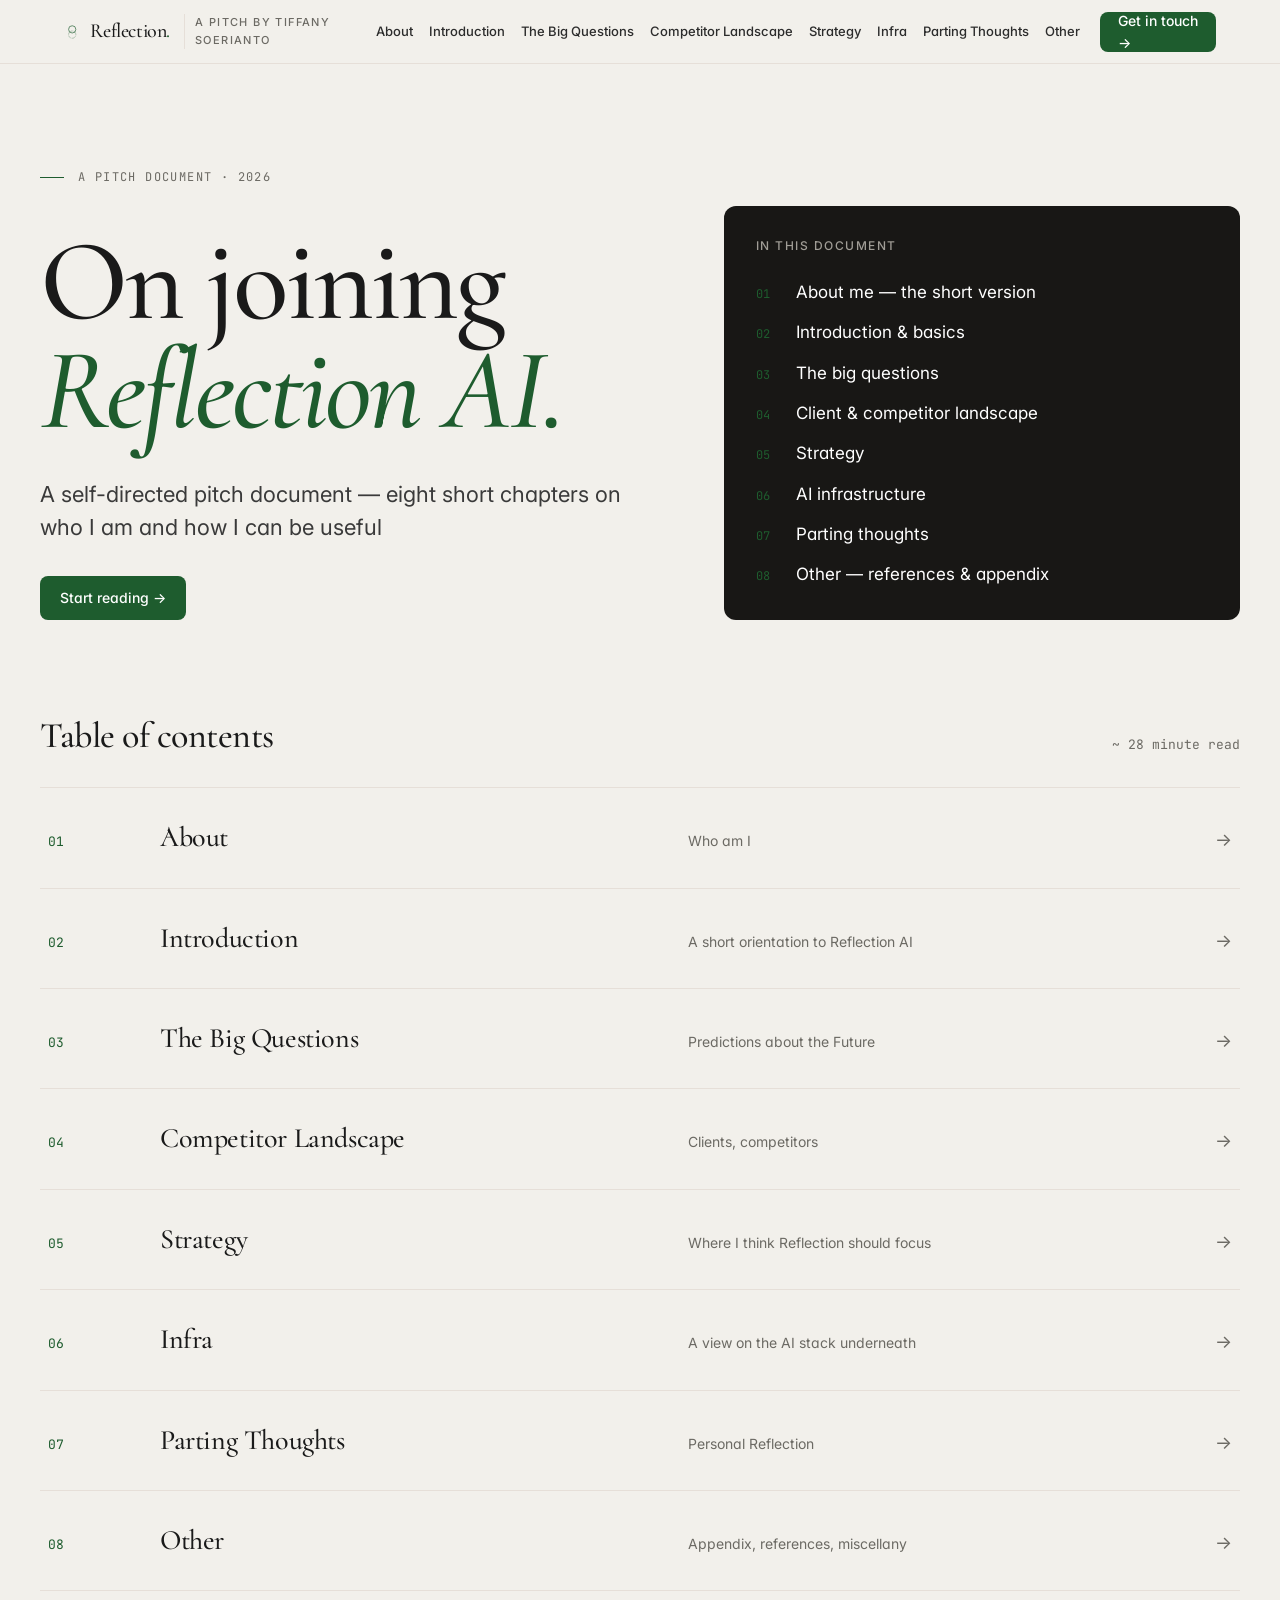
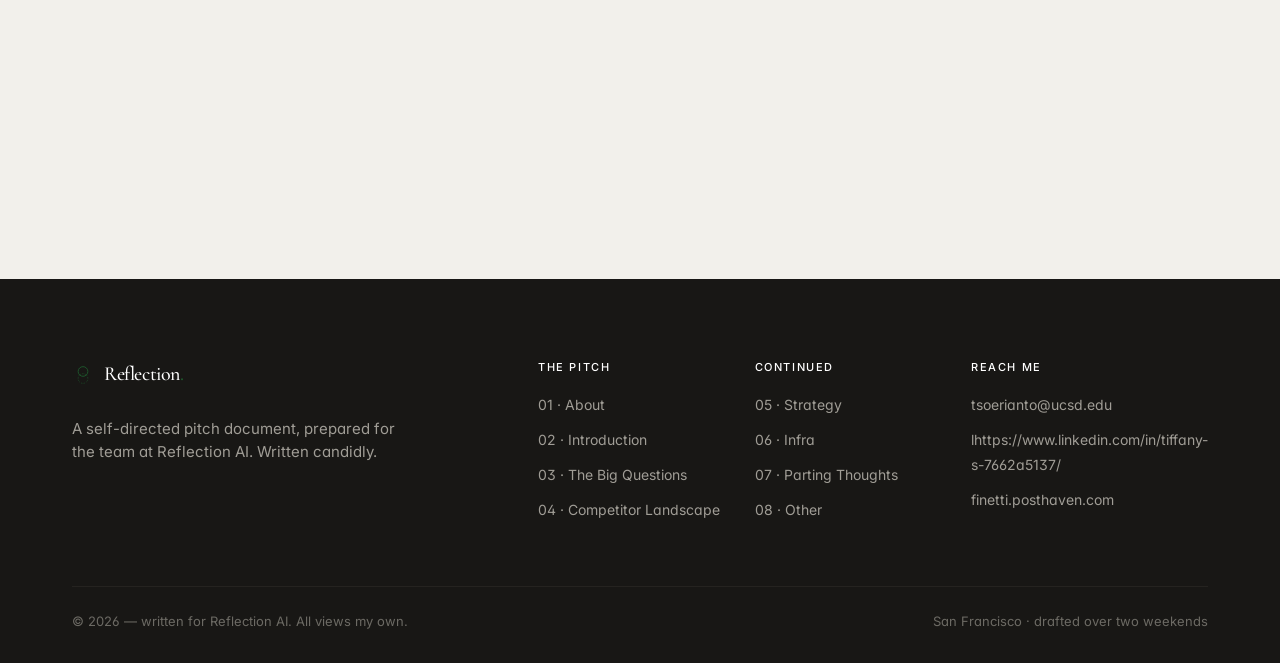
<file: index.html>
<!doctype html>
<html lang="en">
<head>
<meta charset="utf-8">
<title>Reflection AI — A pitch</title>
<meta name="viewport" content="width=device-width, initial-scale=1">
<link rel="stylesheet" href="styles/tokens.css">
<link rel="stylesheet" href="styles/site.css">
</head>
<body data-page="" data-screen-label="00 Cover">
<div id="site-nav"></div>

<main>
  <section class="wrap" style="padding: 96px 0 48px;">
    <div style="display:grid; grid-template-columns: 1.2fr 1fr; gap: 64px; align-items: end;">
      <div>
        <div style="display:inline-flex; align-items:center; gap:14px; font-family: var(--font-mono); font-size:12px; letter-spacing:1.4px; text-transform:uppercase; color: var(--color-muted); margin-bottom: 40px;">
          <span style="display:inline-block; width:24px; height:1px; background: var(--color-primary);"></span>
          A pitch document · 2026
        </div>
        <h1 style="font-size: clamp(56px, 9vw, 128px); line-height: 0.95; letter-spacing: -3px; margin: 0 0 32px;">
          On joining<br>
          <em style="font-style: italic; color: var(--color-primary);">Reflection AI.</em>
        </h1>
        <p style="font-size: 22px; line-height: 1.5; color: var(--color-body); max-width: 56ch; margin: 0 0 32px;">A self-directed pitch document — eight short chapters on who I am and how I can be useful </p>
        <div style="display:flex; gap: 12px;">
          <a class="btn btn-primary" href="about.html">Start reading →</a>
        </div>
      </div>
      <div>
        <div class="card-dark" style="padding: 32px;">
          <div class="caption-uppercase" style="color: var(--color-on-dark-soft); margin-bottom: 24px;">In this document</div>
          <div style="display:flex; flex-direction:column; gap:14px;">
            <div style="display:flex; gap:16px; align-items:baseline;"><span style="font-family: var(--font-mono); font-size:12px; color: var(--color-primary); width: 24px;">01</span><span style="color:#fff; font-size:17px;">About me — the short version</span></div>
            <div style="display:flex; gap:16px; align-items:baseline;"><span style="font-family: var(--font-mono); font-size:12px; color: var(--color-primary); width: 24px;">02</span><span style="color:#fff; font-size:17px;">Introduction & basics</span></div>
            <div style="display:flex; gap:16px; align-items:baseline;"><span style="font-family: var(--font-mono); font-size:12px; color: var(--color-primary); width: 24px;">03</span><span style="color:#fff; font-size:17px;">The big questions</span></div>
            <div style="display:flex; gap:16px; align-items:baseline;"><span style="font-family: var(--font-mono); font-size:12px; color: var(--color-primary); width: 24px;">04</span><span style="color:#fff; font-size:17px;">Client & competitor landscape</span></div>
            <div style="display:flex; gap:16px; align-items:baseline;"><span style="font-family: var(--font-mono); font-size:12px; color: var(--color-primary); width: 24px;">05</span><span style="color:#fff; font-size:17px;">Strategy</span></div>
            <div style="display:flex; gap:16px; align-items:baseline;"><span style="font-family: var(--font-mono); font-size:12px; color: var(--color-primary); width: 24px;">06</span><span style="color:#fff; font-size:17px;">AI infrastructure</span></div>
            <div style="display:flex; gap:16px; align-items:baseline;"><span style="font-family: var(--font-mono); font-size:12px; color: var(--color-primary); width: 24px;">07</span><span style="color:#fff; font-size:17px;">Parting thoughts</span></div>
            <div style="display:flex; gap:16px; align-items:baseline;"><span style="font-family: var(--font-mono); font-size:12px; color: var(--color-primary); width: 24px;">08</span><span style="color:#fff; font-size:17px;">Other — references & appendix</span></div>
          </div>
        </div>
      </div>
    </div>
  </section>

  <section class="wrap" style="padding: 48px 0 96px;">
    <div style="display:flex; align-items:flex-end; justify-content:space-between; gap: 32px; margin-bottom: 32px;">
      <h2 style="font-size: 36px; letter-spacing: -0.5px; margin: 0;">Table of contents</h2>
      <span class="text-muted" style="font-family: var(--font-mono); font-size: 13px;">~ 28 minute read</span>
    </div>
    <div class="toc" id="toc-here"></div>
  </section>

  <section class="wrap" style="padding-bottom: 96px;">
  </section>
</main>

<div id="site-footer"></div>

<script src="scripts/chrome.js"></script>
<script src="scripts/tweaks.js"></script>
<script>
  // Render TOC inline (since chrome.js exposes the page list)
  document.addEventListener('DOMContentLoaded', () => {
    const host = document.getElementById('toc-here');
    if (!host || !window.REFLECTION_PAGES) return;
    host.innerHTML = window.REFLECTION_PAGES.map(p => `
      <a href="${p.href}">
        <span class="toc-num">${p.num}</span>
        <span class="toc-title">${p.label}</span>
        <span class="toc-sub">${p.sub}</span>
        <span class="toc-arrow">→</span>
      </a>
    `).join('');
  });
</script>
</body>
</html>
</file>
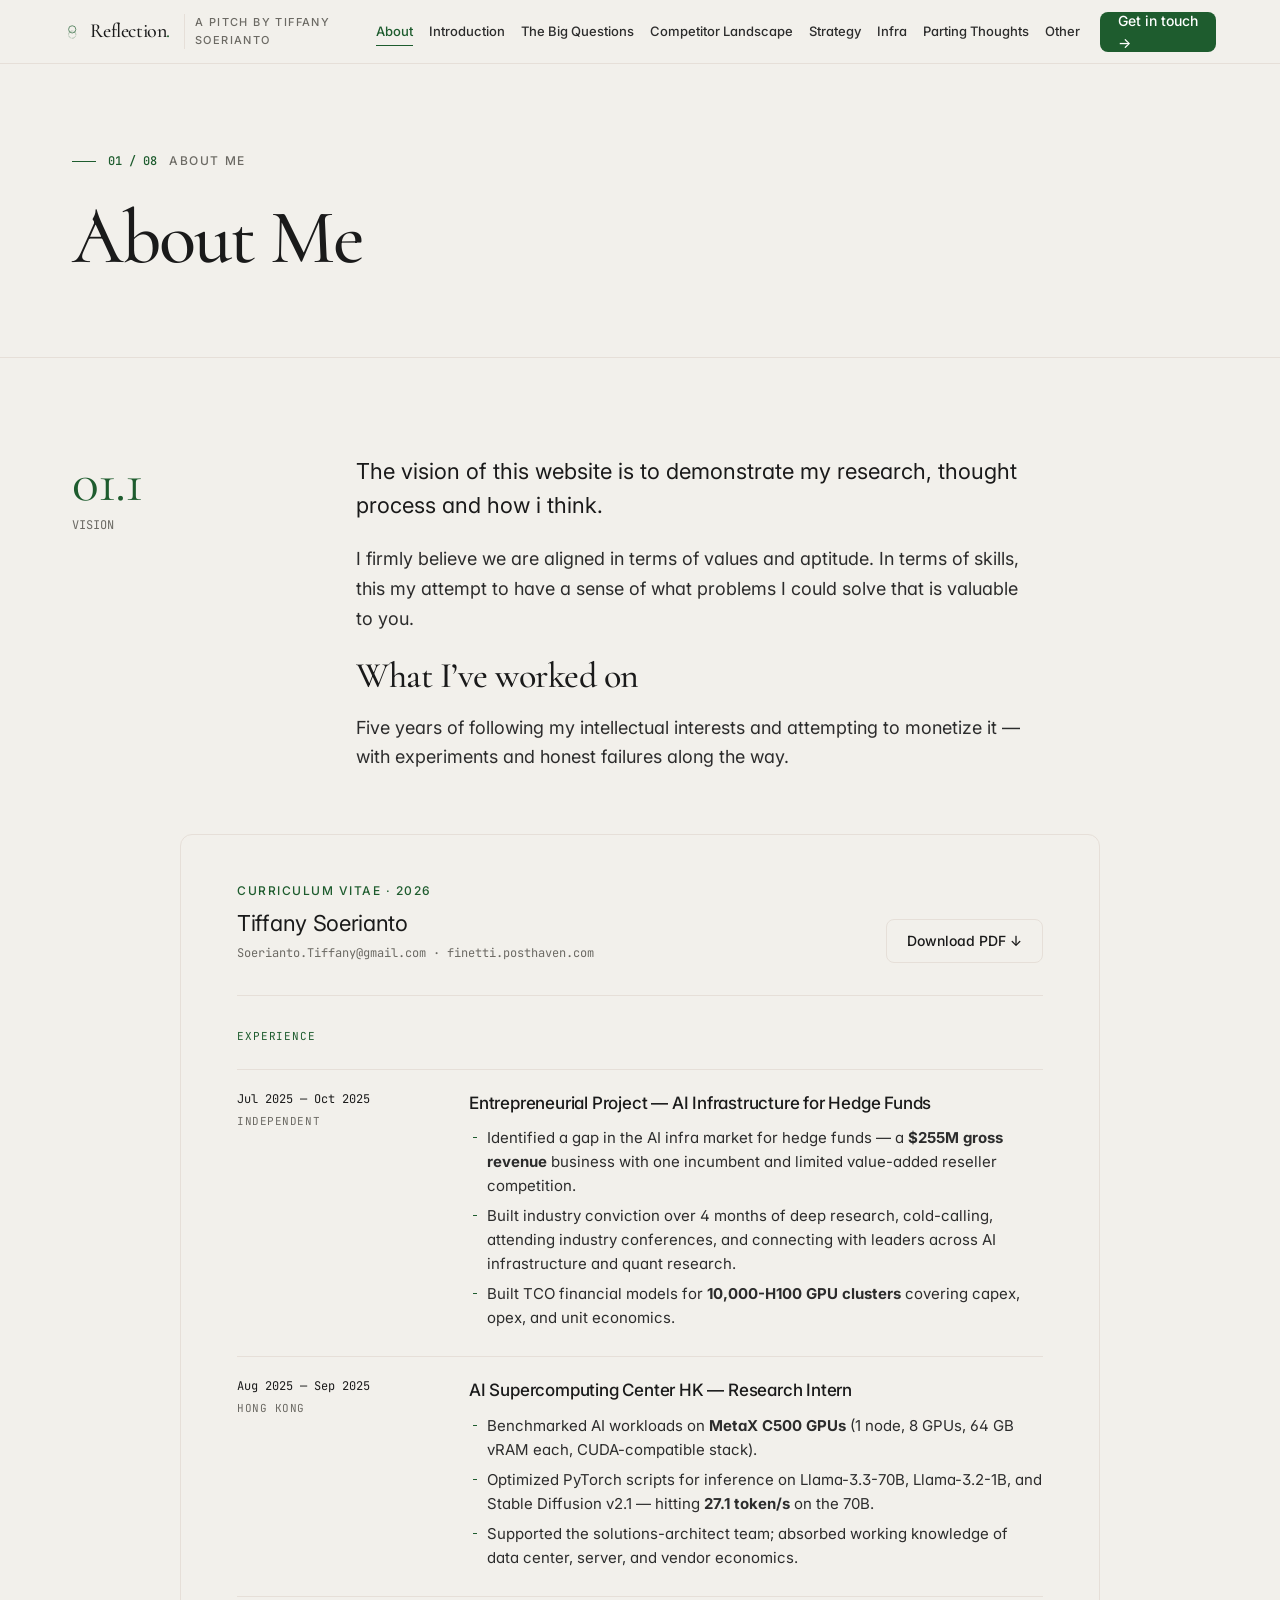
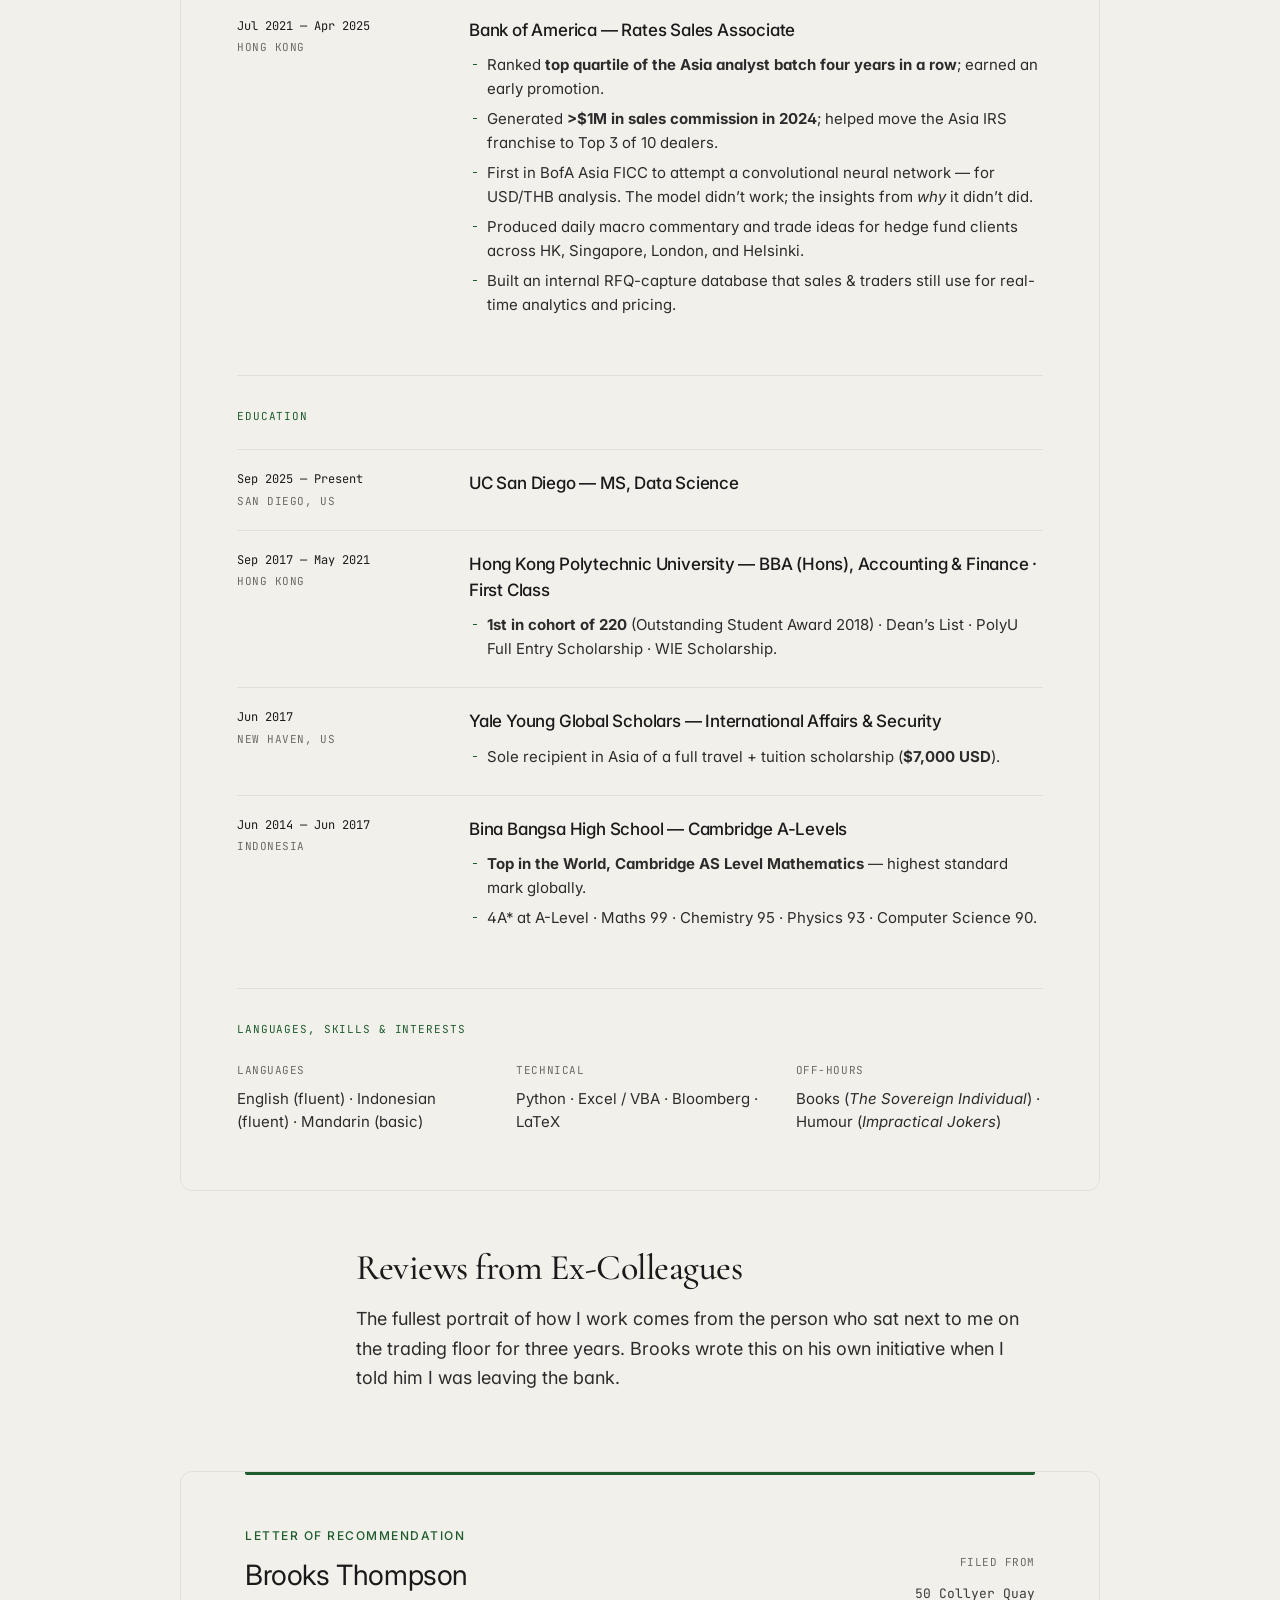
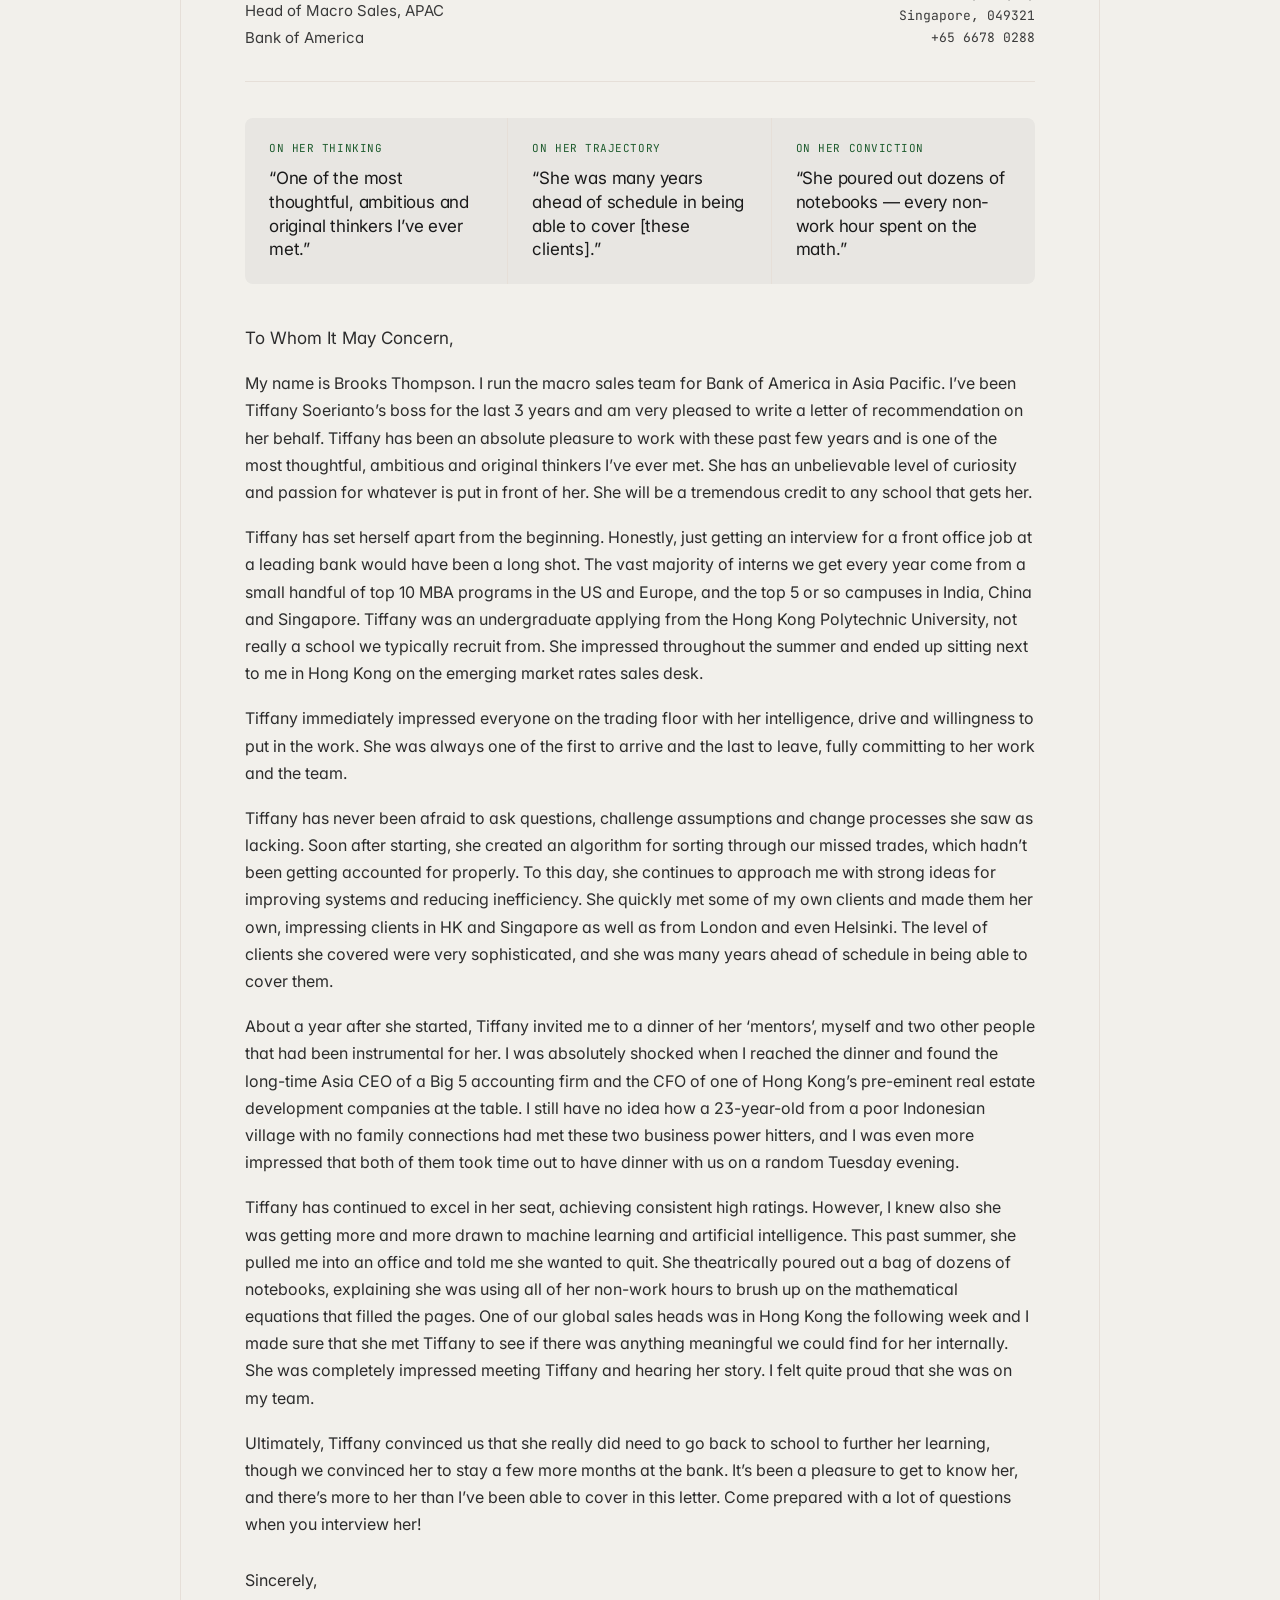
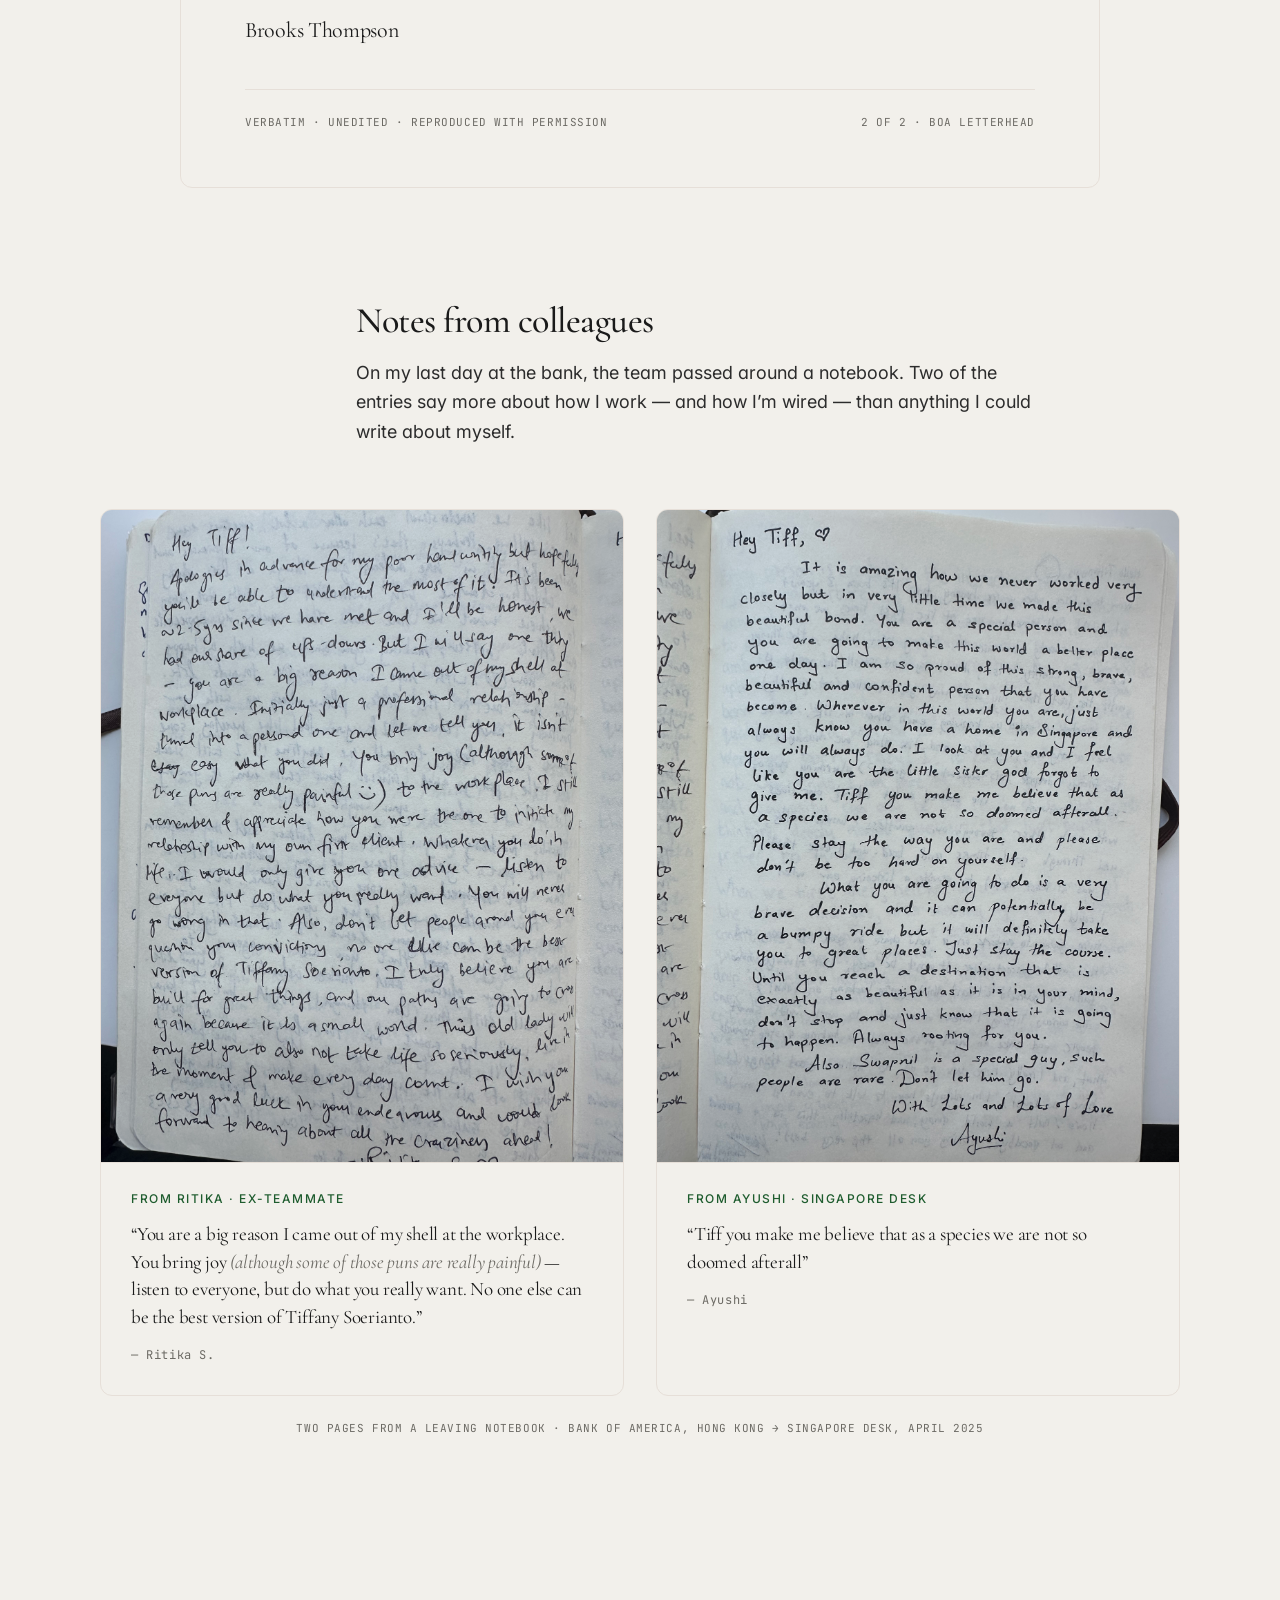
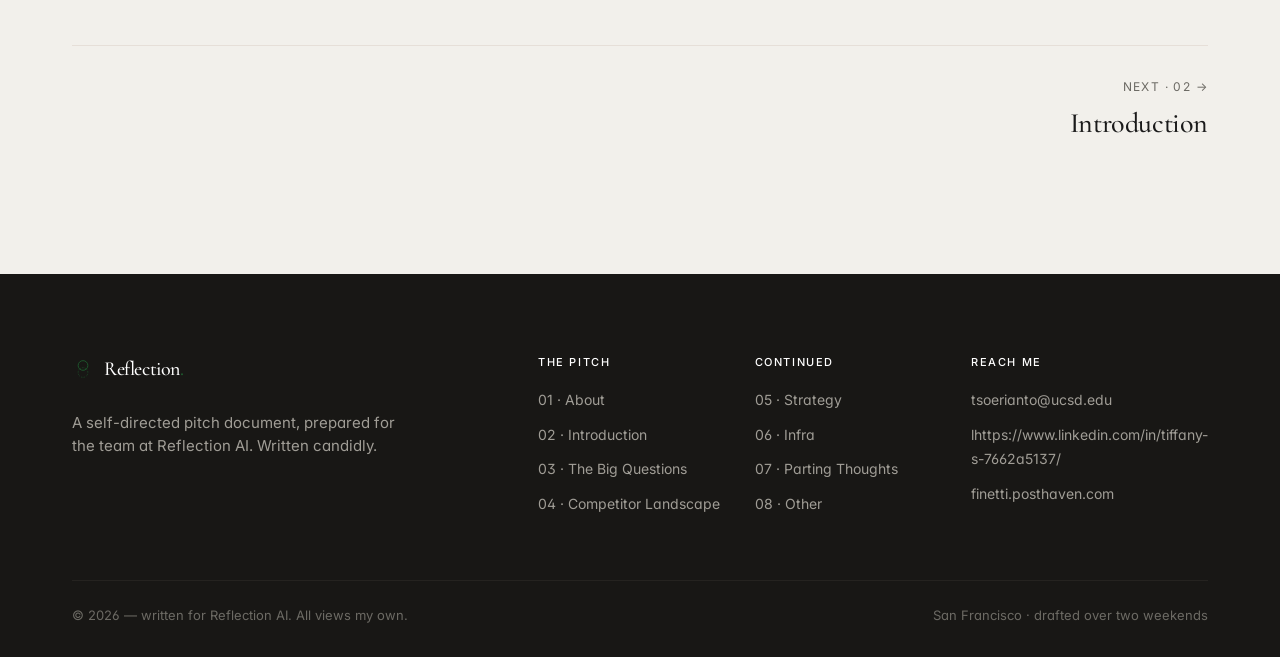
<file: about.html>
<!doctype html>
<html lang="en">
<head>
<meta charset="utf-8">
<title>01 · About — Reflection AI pitch</title>
<meta name="viewport" content="width=device-width, initial-scale=1">
<link rel="stylesheet" href="styles/tokens.css">
<link rel="stylesheet" href="styles/site.css">
</head>
<body data-page="about" data-screen-label="01 About">
<div id="site-nav"></div>

<main>
  <header class="page-header">
    <div class="wrap">
      <div class="kicker"><span class="page-num">01 / 08</span> About me</div>
      <h1>About Me</h1>
    </div>
  </header>

  <section class="section">
    <div class="wrap">
      <div class="two-col">
        <aside class="col-kicker"><span class="num">01.1</span>Vision</aside>
        <div class="prose">
          <p class="lede-p">The vision of this website is to demonstrate my research, thought process and how i think.</p>
          <p>I firmly believe we are aligned in terms of values and aptitude. In terms of skills, this my attempt to have a sense of what problems I could solve that is valuable to you.</p>

          <h2 style="margin-top: 0;">What I’ve worked on</h2>
          <p>Five years of following my intellectual interests and attempting to monetize it — with experiments and honest failures along the way.</p>
        </div>
      </div>

      <div class="cv" style="margin: 40px auto 0; max-width: 920px;">
        <div class="cv-card">
          <div class="cv-card-head">
            <div>
              <div class="caption-uppercase" style="color: var(--color-primary); margin-bottom: 10px;">Curriculum vitae · 2026</div>
              <div style="font-size: 22px; line-height: 1.2; letter-spacing: -0.3px; color: var(--color-ink);">Tiffany Soerianto</div>
              <div class="text-mono" style="font-size: 12px; color: var(--color-muted); margin-top: 8px;">Soerianto.Tiffany@gmail.com · finetti.posthaven.com</div>
            </div>
            <a href="files/Tiffany_Soerianto_CV_2026.pdf" class="btn btn-secondary" style="white-space: nowrap;">Download PDF ↓</a>
          </div>

          <div class="cv-section">
            <div class="cv-section-label">Experience</div>

            <div class="cv-row">
              <div class="cv-when">
                <div class="text-mono cv-dates">Jul 2025 — Oct 2025</div>
                <div class="text-mono cv-place">Independent</div>
              </div>
              <div class="cv-what">
                <div class="cv-role">Entrepreneurial Project — AI Infrastructure for Hedge Funds</div>
                <ul class="cv-bullets">
                  <li>Identified a gap in the AI infra market for hedge funds — a <strong>$255M gross revenue</strong> business with one incumbent and limited value-added reseller competition.</li>
                  <li>Built industry conviction over 4 months of deep research, cold-calling, attending industry conferences, and connecting with leaders across AI infrastructure and quant research.</li>
                  <li>Built TCO financial models for <strong>10,000-H100 GPU clusters</strong> covering capex, opex, and unit economics.</li>
                </ul>
              </div>
            </div>

            <div class="cv-row">
              <div class="cv-when">
                <div class="text-mono cv-dates">Aug 2025 — Sep 2025</div>
                <div class="text-mono cv-place">Hong Kong</div>
              </div>
              <div class="cv-what">
                <div class="cv-role">AI Supercomputing Center HK — Research Intern</div>
                <ul class="cv-bullets">
                  <li>Benchmarked AI workloads on <strong>MetaX C500 GPUs</strong> (1 node, 8 GPUs, 64 GB vRAM each, CUDA-compatible stack).</li>
                  <li>Optimized PyTorch scripts for inference on Llama-3.3-70B, Llama-3.2-1B, and Stable Diffusion v2.1 — hitting <strong>27.1 token/s</strong> on the 70B.</li>
                  <li>Supported the solutions-architect team; absorbed working knowledge of data center, server, and vendor economics.</li>
                </ul>
              </div>
            </div>

            <div class="cv-row">
              <div class="cv-when">
                <div class="text-mono cv-dates">Jul 2021 — Apr 2025</div>
                <div class="text-mono cv-place">Hong Kong</div>
              </div>
              <div class="cv-what">
                <div class="cv-role">Bank of America — Rates Sales Associate</div>
                <ul class="cv-bullets">
                  <li>Ranked <strong>top quartile of the Asia analyst batch four years in a row</strong>; earned an early promotion.</li>
                  <li>Generated <strong>&gt;$1M in sales commission in 2024</strong>; helped move the Asia IRS franchise to Top&nbsp;3 of 10 dealers.</li>
                  <li>First in BofA Asia FICC to attempt a convolutional neural network — for USD/THB analysis. The model didn’t work; the insights from <em>why</em> it didn’t did.</li>
                  <li>Produced daily macro commentary and trade ideas for hedge fund clients across HK, Singapore, London, and Helsinki.</li>
                  <li>Built an internal RFQ-capture database that sales &amp; traders still use for real-time analytics and pricing.</li>
                </ul>
              </div>
            </div>
          </div>

          <div class="cv-section">
            <div class="cv-section-label">Education</div>

            <div class="cv-row">
              <div class="cv-when">
                <div class="text-mono cv-dates">Sep 2025 — Present</div>
                <div class="text-mono cv-place">San Diego, US</div>
              </div>
              <div class="cv-what">
                <div class="cv-role">UC San Diego — MS, Data Science</div>
              </div>
            </div>

            <div class="cv-row">
              <div class="cv-when">
                <div class="text-mono cv-dates">Sep 2017 — May 2021</div>
                <div class="text-mono cv-place">Hong Kong</div>
              </div>
              <div class="cv-what">
                <div class="cv-role">Hong Kong Polytechnic University — BBA (Hons), Accounting &amp; Finance · First Class</div>
                <ul class="cv-bullets">
                  <li><strong>1st in cohort of 220</strong> (Outstanding Student Award 2018) · Dean’s List · PolyU Full Entry Scholarship · WIE Scholarship.</li>
                </ul>
              </div>
            </div>

            <div class="cv-row">
              <div class="cv-when">
                <div class="text-mono cv-dates">Jun 2017</div>
                <div class="text-mono cv-place">New Haven, US</div>
              </div>
              <div class="cv-what">
                <div class="cv-role">Yale Young Global Scholars — International Affairs &amp; Security</div>
                <ul class="cv-bullets">
                  <li>Sole recipient in Asia of a full travel + tuition scholarship (<strong>$7,000 USD</strong>).</li>
                </ul>
              </div>
            </div>

            <div class="cv-row">
              <div class="cv-when">
                <div class="text-mono cv-dates">Jun 2014 — Jun 2017</div>
                <div class="text-mono cv-place">Indonesia</div>
              </div>
              <div class="cv-what">
                <div class="cv-role">Bina Bangsa High School — Cambridge A-Levels</div>
                <ul class="cv-bullets">
                  <li><strong>Top in the World, Cambridge AS Level Mathematics</strong> — highest standard mark globally.</li>
                  <li>4A* at A-Level · Maths 99 · Chemistry 95 · Physics 93 · Computer Science 90.</li>
                </ul>
              </div>
            </div>
          </div>

          <div class="cv-section">
            <div class="cv-section-label">Languages, skills &amp; interests</div>
            <div class="cv-meta">
              <div>
                <div class="cv-meta-label">Languages</div>
                <p>English (fluent) · Indonesian (fluent) · Mandarin (basic)</p>
              </div>
              <div>
                <div class="cv-meta-label">Technical</div>
                <p>Python · Excel / VBA · Bloomberg · LaTeX</p>
              </div>
              <div>
                <div class="cv-meta-label">Off-hours</div>
                <p>Books (<em>The Sovereign Individual</em>) · Humour (<em>Impractical Jokers</em>)</p>
              </div>
            </div>
          </div>
        </div>
      </div>

      <style>
        .cv-card {
          background: var(--color-canvas);
          border: 1px solid var(--color-hairline);
          border-radius: 12px;
          padding: 48px 56px;
        }
        .cv-card-head {
          display: flex;
          justify-content: space-between;
          align-items: flex-end;
          gap: 24px;
          padding-bottom: 32px;
          border-bottom: 1px solid var(--color-hairline);
          flex-wrap: wrap;
        }
        .cv-section { padding: 32px 0; border-bottom: 1px solid var(--color-hairline); }
        .cv-section:last-child { border-bottom: none; padding-bottom: 8px; }
        .cv-section-label {
          font-family: var(--font-mono);
          font-size: 11px;
          letter-spacing: 0.08em;
          text-transform: uppercase;
          color: var(--color-primary);
          margin-bottom: 24px;
        }
        .cv-row {
          display: grid;
          grid-template-columns: 200px 1fr;
          gap: 32px;
          padding: 20px 0;
          border-top: 1px solid var(--color-hairline);
        }
        .cv-row:first-of-type { border-top: none; padding-top: 0; }
        .cv-dates {
          font-size: 12px;
          color: var(--color-ink);
          letter-spacing: 0;
        }
        .cv-place {
          font-size: 11px;
          color: var(--color-muted);
          letter-spacing: 0.05em;
          text-transform: uppercase;
          margin-top: 4px;
        }
        .cv-role {
          font-size: 17px;
          letter-spacing: -0.2px;
          color: var(--color-ink);
          margin-bottom: 10px;
          font-weight: 500;
        }
        .cv-bullets {
          padding-left: 18px;
          margin: 0;
          list-style: none;
        }
        .cv-bullets li {
          position: relative;
          font-size: 15px;
          line-height: 1.6;
          color: var(--color-body-strong);
          margin-bottom: 6px;
        }
        .cv-bullets li::before {
          content: "";
          position: absolute;
          left: -14px; top: 11px;
          width: 4px; height: 1px;
          background: var(--color-primary);
        }
        .cv-meta {
          display: grid;
          grid-template-columns: repeat(3, 1fr);
          gap: 32px;
        }
        .cv-meta-label {
          font-family: var(--font-mono);
          font-size: 11px;
          letter-spacing: 0.05em;
          text-transform: uppercase;
          color: var(--color-muted);
          margin-bottom: 8px;
        }
        .cv-meta p { font-size: 15px; line-height: 1.55; color: var(--color-body-strong); margin: 0; }
        @media (max-width: 720px) {
          .cv-card { padding: 32px 24px; }
          .cv-row { grid-template-columns: 1fr; gap: 12px; }
          .cv-meta { grid-template-columns: 1fr; gap: 20px; }
        }
      </style>

      <div class="two-col" style="margin-top: 56px;">
        <aside class="col-kicker"></aside>
        <div class="prose">
          <h2 style="margin-top: 0;">Reviews from Ex-Colleagues</h2>
          <p>The fullest portrait of how I work comes from the person who sat next to me on the trading floor for three years. Brooks wrote this on his own initiative when I told him I was leaving the bank.</p>
        </div>
      </div>

      <div class="letter" style="margin: 56px auto 0; max-width: 920px;">
        <div class="letter-card">
          <div class="letter-head">
            <div class="letter-head-left">
              <div class="caption-uppercase" style="color: var(--color-primary); margin-bottom: 14px;">Letter of recommendation</div>
              <div style="font-size: 28px; line-height: 1.2; letter-spacing: -0.4px; margin: 0 0 6px; color: var(--color-ink);">Brooks Thompson</div>
              <div style="font-size: 15px; color: var(--color-body); margin-bottom: 4px;">Head of Macro Sales, APAC</div>
              <div style="font-size: 15px; color: var(--color-body);">Bank of America</div>
            </div>
            <div class="letter-head-right">
              <div class="text-mono" style="font-size: 11px; letter-spacing: 0.05em; text-transform: uppercase; color: var(--color-muted); margin-bottom: 12px;">Filed from</div>
              <div class="text-mono" style="font-size: 13px; line-height: 1.7; color: var(--color-body);">50 Collyer Quay<br>Singapore, 049321<br>+65 6678 0288</div>
            </div>
          </div>

          <div class="letter-pulls">
            <div class="letter-pull">
              <div class="text-mono" style="font-size: 11px; letter-spacing: 0.05em; text-transform: uppercase; color: var(--color-primary); margin-bottom: 10px;">On her thinking</div>
              <p style="margin: 0; font-size: 17px; line-height: 1.4; letter-spacing: -0.2px; color: var(--color-ink);">“One of the most thoughtful, ambitious and original thinkers I’ve ever met.”</p>
            </div>
            <div class="letter-pull">
              <div class="text-mono" style="font-size: 11px; letter-spacing: 0.05em; text-transform: uppercase; color: var(--color-primary); margin-bottom: 10px;">On her trajectory</div>
              <p style="margin: 0; font-size: 17px; line-height: 1.4; letter-spacing: -0.2px; color: var(--color-ink);">“She was many years ahead of schedule in being able to cover [these clients].”</p>
            </div>
            <div class="letter-pull">
              <div class="text-mono" style="font-size: 11px; letter-spacing: 0.05em; text-transform: uppercase; color: var(--color-primary); margin-bottom: 10px;">On her conviction</div>
              <p style="margin: 0; font-size: 17px; line-height: 1.4; letter-spacing: -0.2px; color: var(--color-ink);">“She poured out dozens of notebooks — every non-work hour spent on the math.”</p>
            </div>
          </div>

          <div class="letter-body">
            <p style="font-size: 17px; line-height: 1.65; color: var(--color-body-strong); margin: 0 0 18px;">To Whom It May Concern,</p>
            <p>My name is Brooks Thompson. I run the macro sales team for Bank of America in Asia Pacific. I’ve been Tiffany Soerianto’s boss for the last 3 years and am very pleased to write a letter of recommendation on her behalf. Tiffany has been an absolute pleasure to work with these past few years and is one of the most thoughtful, ambitious and original thinkers I’ve ever met. She has an unbelievable level of curiosity and passion for whatever is put in front of her. She will be a tremendous credit to any school that gets her.</p>
            <p>Tiffany has set herself apart from the beginning. Honestly, just getting an interview for a front office job at a leading bank would have been a long shot. The vast majority of interns we get every year come from a small handful of top 10 MBA programs in the US and Europe, and the top 5 or so campuses in India, China and Singapore. Tiffany was an undergraduate applying from the Hong Kong Polytechnic University, not really a school we typically recruit from. She impressed throughout the summer and ended up sitting next to me in Hong Kong on the emerging market rates sales desk.</p>
            <p>Tiffany immediately impressed everyone on the trading floor with her intelligence, drive and willingness to put in the work. She was always one of the first to arrive and the last to leave, fully committing to her work and the team.</p>
            <p>Tiffany has never been afraid to ask questions, challenge assumptions and change processes she saw as lacking. Soon after starting, she created an algorithm for sorting through our missed trades, which hadn’t been getting accounted for properly. To this day, she continues to approach me with strong ideas for improving systems and reducing inefficiency. She quickly met some of my own clients and made them her own, impressing clients in HK and Singapore as well as from London and even Helsinki. The level of clients she covered were very sophisticated, and she was many years ahead of schedule in being able to cover them.</p>
            <p>About a year after she started, Tiffany invited me to a dinner of her ‘mentors’, myself and two other people that had been instrumental for her. I was absolutely shocked when I reached the dinner and found the long-time Asia CEO of a Big 5 accounting firm and the CFO of one of Hong Kong’s pre-eminent real estate development companies at the table. I still have no idea how a 23-year-old from a poor Indonesian village with no family connections had met these two business power hitters, and I was even more impressed that both of them took time out to have dinner with us on a random Tuesday evening.</p>
            <p>Tiffany has continued to excel in her seat, achieving consistent high ratings. However, I knew also she was getting more and more drawn to machine learning and artificial intelligence. This past summer, she pulled me into an office and told me she wanted to quit. She theatrically poured out a bag of dozens of notebooks, explaining she was using all of her non-work hours to brush up on the mathematical equations that filled the pages. One of our global sales heads was in Hong Kong the following week and I made sure that she met Tiffany to see if there was anything meaningful we could find for her internally. She was completely impressed meeting Tiffany and hearing her story. I felt quite proud that she was on my team.</p>
            <p>Ultimately, Tiffany convinced us that she really did need to go back to school to further her learning, though we convinced her to stay a few more months at the bank. It’s been a pleasure to get to know her, and there’s more to her than I’ve been able to cover in this letter. Come prepared with a lot of questions when you interview her!</p>
            <p style="margin-top: 28px;">Sincerely,</p>
            <p style="font-family: var(--font-display, var(--font-body)); font-size: 22px; letter-spacing: -0.3px; color: var(--color-ink); margin: 6px 0 0;">Brooks Thompson</p>
          </div>

          <div class="letter-foot">
            <div class="text-mono" style="font-size: 11px; letter-spacing: 0.05em; text-transform: uppercase; color: var(--color-muted);">Verbatim · unedited · reproduced with permission</div>
            <div class="text-mono" style="font-size: 11px; letter-spacing: 0.05em; text-transform: uppercase; color: var(--color-muted);">2 of 2 · BoA letterhead</div>
          </div>
        </div>
      </div>

      <style>
        .letter-card {
          background: var(--color-canvas);
          border: 1px solid var(--color-hairline);
          border-radius: 12px;
          padding: 56px 64px;
          position: relative;
        }
        .letter-card::before {
          content: "";
          position: absolute;
          left: 64px; right: 64px; top: 0;
          height: 3px;
          background: var(--color-primary);
          border-radius: 0 0 2px 2px;
        }
        .letter-head {
          display: grid;
          grid-template-columns: 1.4fr 1fr;
          gap: 40px;
          padding-bottom: 32px;
          border-bottom: 1px solid var(--color-hairline);
          align-items: end;
        }
        .letter-head-right { text-align: right; }
        .letter-pulls {
          display: grid;
          grid-template-columns: repeat(3, 1fr);
          gap: 0;
          margin: 36px 0 40px;
          background: var(--color-surface-soft);
          border-radius: 8px;
          overflow: hidden;
        }
        .letter-pull {
          padding: 22px 24px;
          border-right: 1px solid var(--color-hairline);
        }
        .letter-pull:last-child { border-right: none; }
        .letter-body p {
          font-size: 16px;
          line-height: 1.7;
          color: var(--color-body-strong);
          margin: 0 0 18px;
        }
        .letter-foot {
          display: flex;
          justify-content: space-between;
          gap: 16px;
          margin-top: 40px;
          padding-top: 24px;
          border-top: 1px solid var(--color-hairline);
        }
        @media (max-width: 720px) {
          .letter-card { padding: 36px 28px; }
          .letter-card::before { left: 28px; right: 28px; }
          .letter-head { grid-template-columns: 1fr; }
          .letter-head-right { text-align: left; }
          .letter-pulls { grid-template-columns: 1fr; }
          .letter-pull { border-right: none; border-bottom: 1px solid var(--color-hairline); }
          .letter-pull:last-child { border-bottom: none; }
        }
      </style>

      <div class="two-col" style="margin-top: 56px;">
        <aside class="col-kicker"></aside>
        <div class="prose">

          <h2>Notes from colleagues</h2>
          <p>On my last day at the bank, the team passed around a notebook. Two of the entries say more about how I work — and how I’m wired — than anything I could write about myself.</p>
        </div>
      </div>

      <div class="notes" style="margin: 40px auto 0; max-width: 1080px;">
        <div class="note-grid">
          <figure class="note">
            <div class="note-photo">
              <img src="files/letter-ritika.jpeg" alt="Handwritten note from Ritika S." loading="lazy">
            </div>
            <figcaption>
              <div class="caption-uppercase" style="color: var(--color-primary); margin-bottom: 12px;">From Ritika · ex-teammate</div>
              <blockquote class="note-quote">“You are a big reason I came out of my shell at the workplace. You bring joy <span class="note-aside">(although some of those puns are really painful)</span> — listen to everyone, but do what you really want. No one else can be the best version of Tiffany Soerianto.”</blockquote>
              <p class="note-attr">— Ritika S.</p>
            </figcaption>
          </figure>

          <figure class="note">
            <div class="note-photo">
              <img src="files/letter-ayushi.jpeg" alt="Handwritten note from Ayushi." loading="lazy">
            </div>
            <figcaption>
              <div class="caption-uppercase" style="color: var(--color-primary); margin-bottom: 12px;">From Ayushi · Singapore desk</div>
              <blockquote class="note-quote">“Tiff you make me believe that as a species we are not so doomed afterall”</blockquote>
              <p class="note-attr">— Ayushi</p>
            </figcaption>
          </figure>
        </div>

        <p class="note-foot text-mono">Two pages from a leaving notebook · Bank of America, Hong Kong → Singapore desk, April 2025</p>
      </div>

      <style>
        .note-grid { display: grid; grid-template-columns: 1fr 1fr; gap: 32px; }
        .note { margin: 0; background: var(--color-canvas); border: 1px solid var(--color-hairline); border-radius: 12px; overflow: hidden; display: flex; flex-direction: column; }
        .note-photo { background: var(--color-surface-soft); aspect-ratio: 4 / 5; overflow: hidden; }
        .note-photo img { width: 100%; height: 100%; object-fit: cover; object-position: center; display: block; filter: contrast(1.04) saturate(0.92); }
        .note figcaption { padding: 28px 30px 30px; border-top: 1px solid var(--color-hairline); }
        .note-quote { font-family: var(--font-display, var(--font-body)); font-size: 19px; line-height: 1.45; letter-spacing: -0.2px; color: var(--color-ink); margin: 0 0 16px; border: none; padding: 0; }
        .note-aside { color: var(--color-muted); font-style: italic; }
        .note-attr { font-family: var(--font-mono); font-size: 12px; letter-spacing: 0.05em; color: var(--color-muted); margin: 0; }
        .note-foot { margin-top: 24px; text-align: center; font-size: 11px; letter-spacing: 0.05em; text-transform: uppercase; color: var(--color-muted); }
        @media (max-width: 720px) { .note-grid { grid-template-columns: 1fr; gap: 24px; } .note figcaption { padding: 24px; } }
      </style>
      </div>
    </div>
  </section>

</main>

<div id="site-footer"></div>

<script src="scripts/chrome.js"></script>
<script src="scripts/tweaks.js"></script>
</body>
</html>
</file>
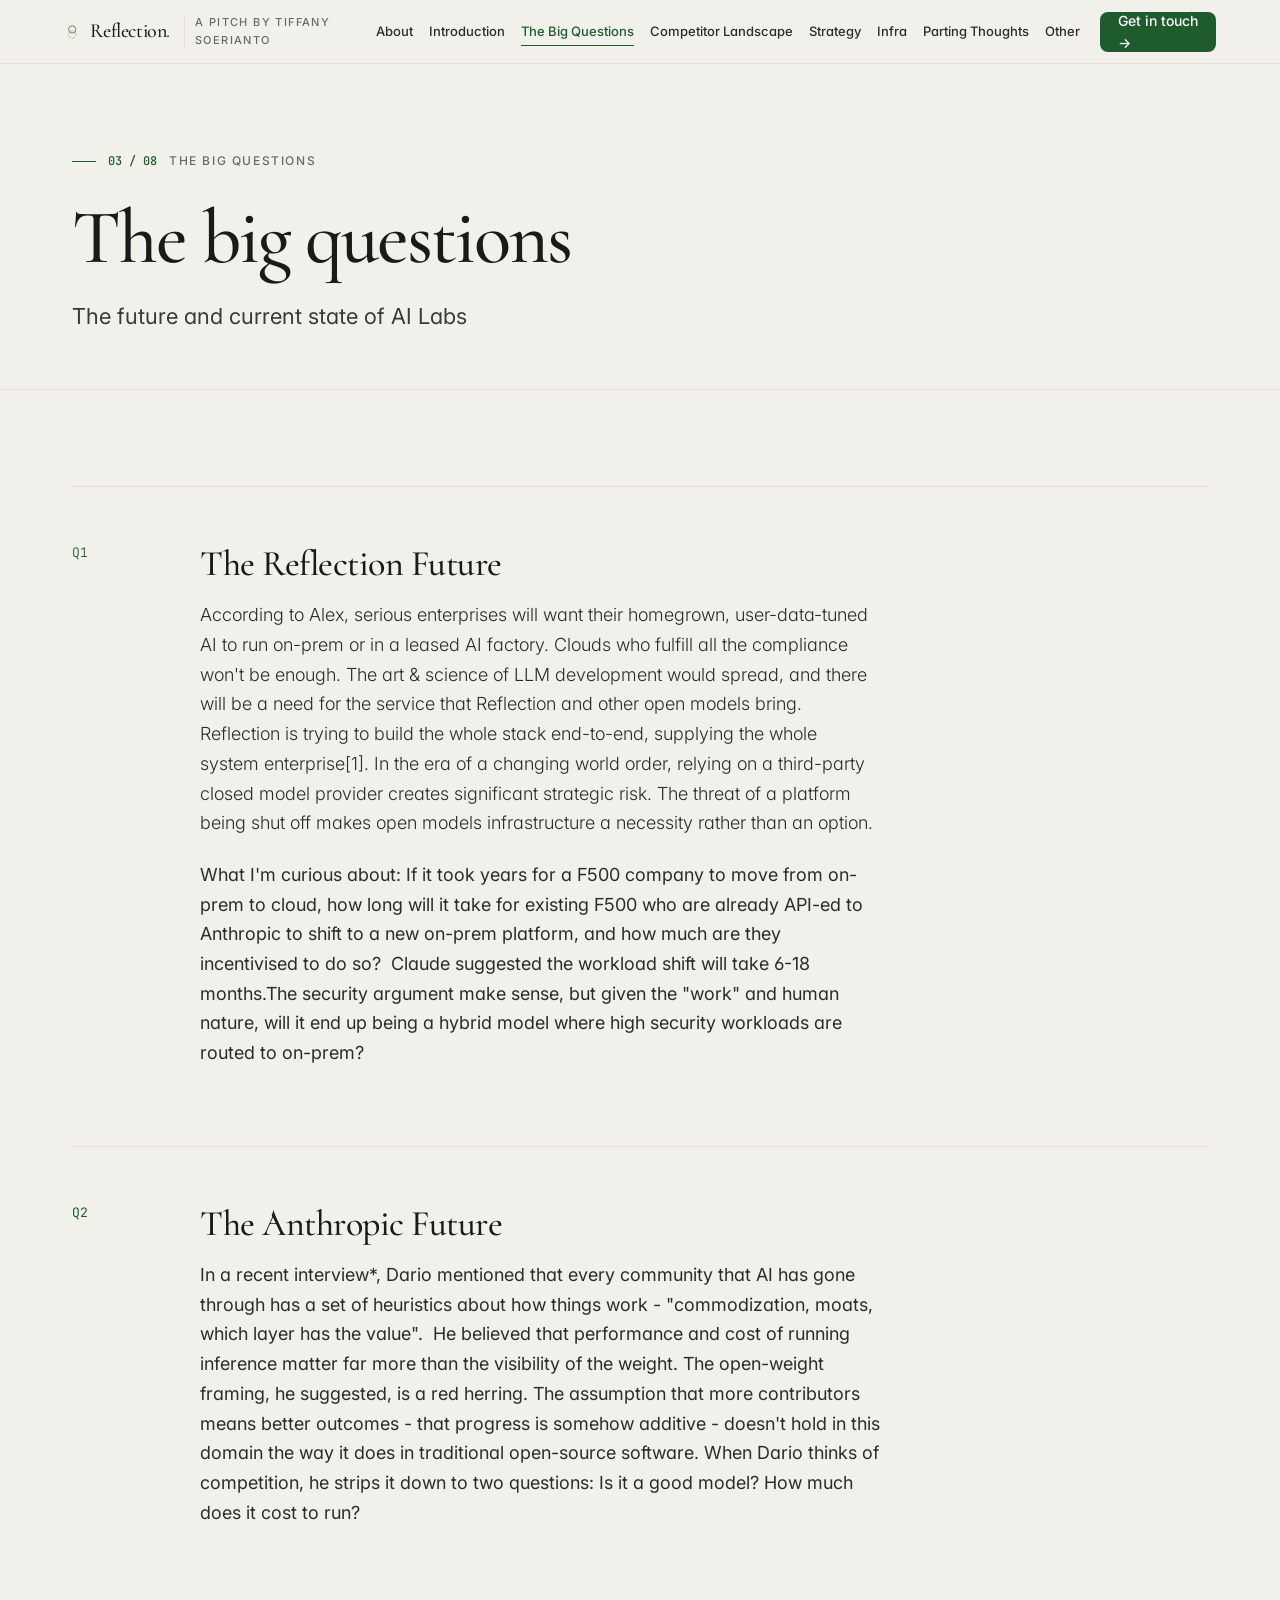
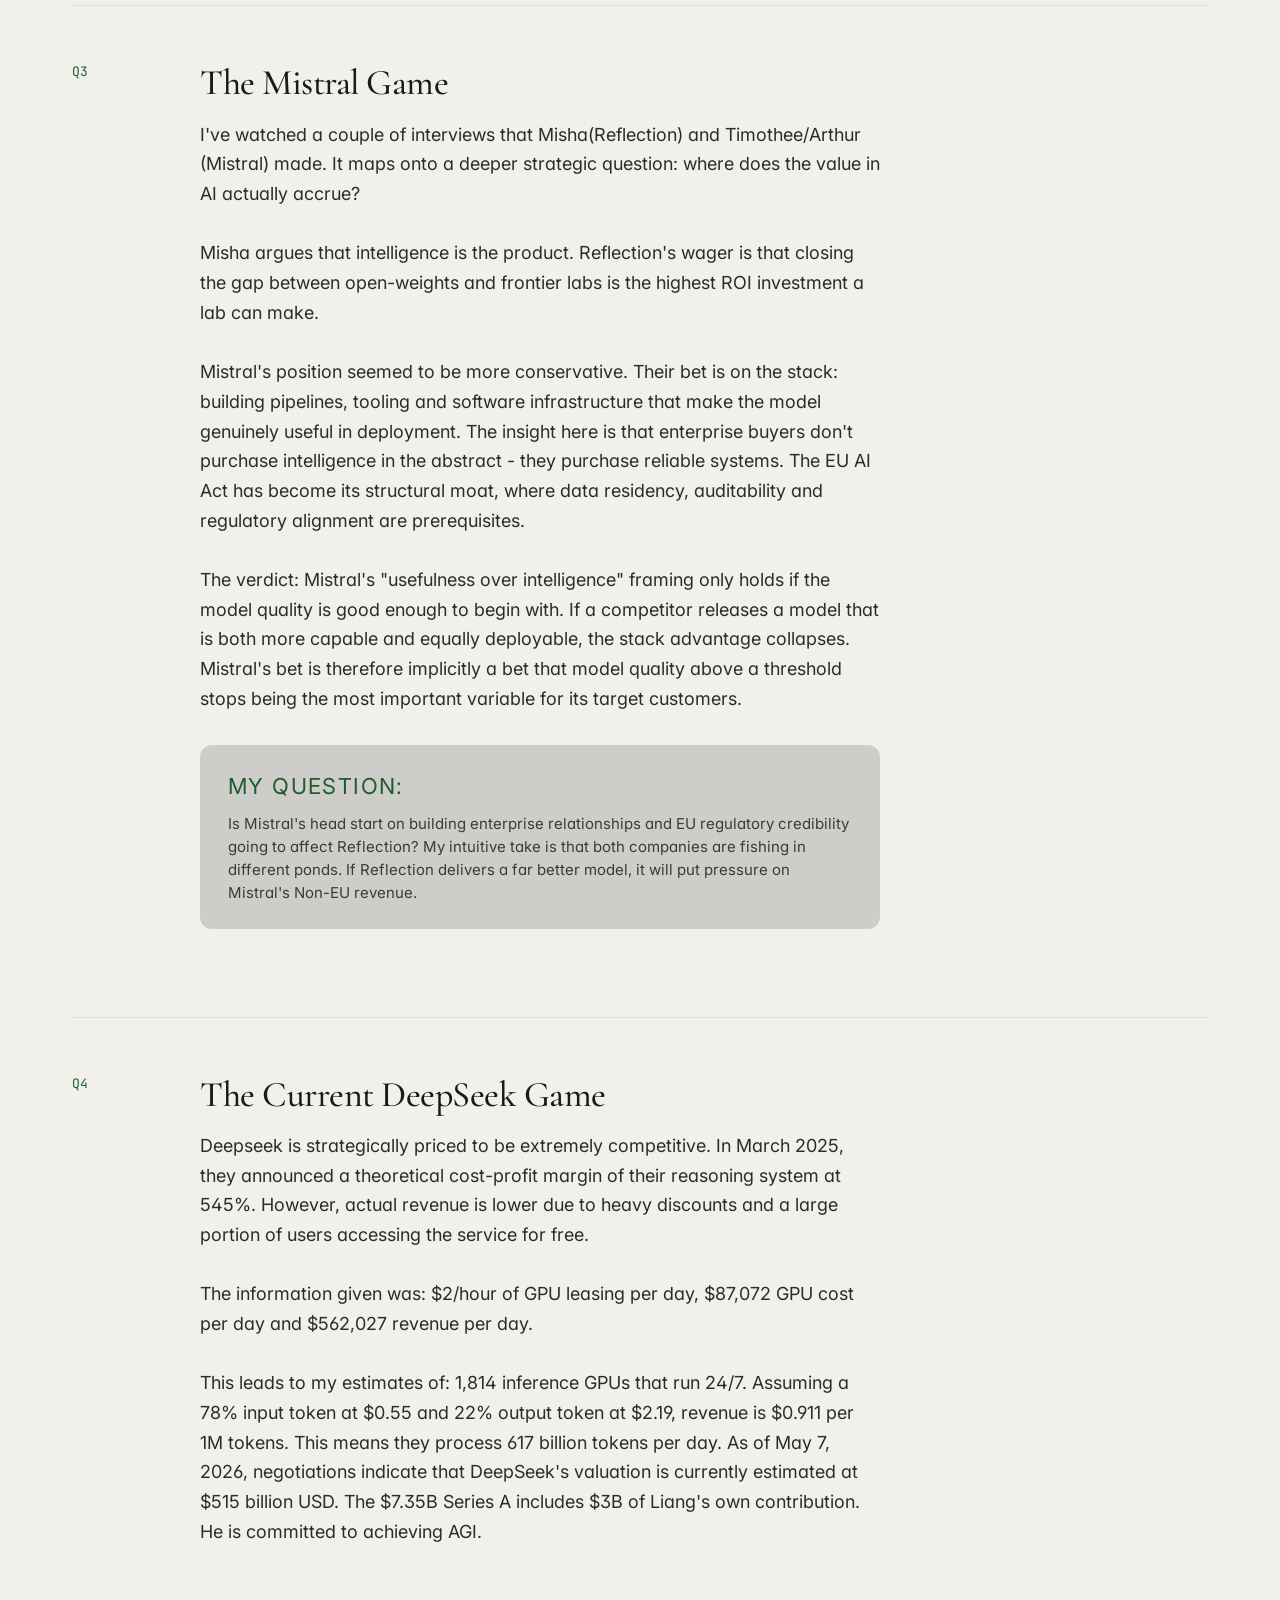
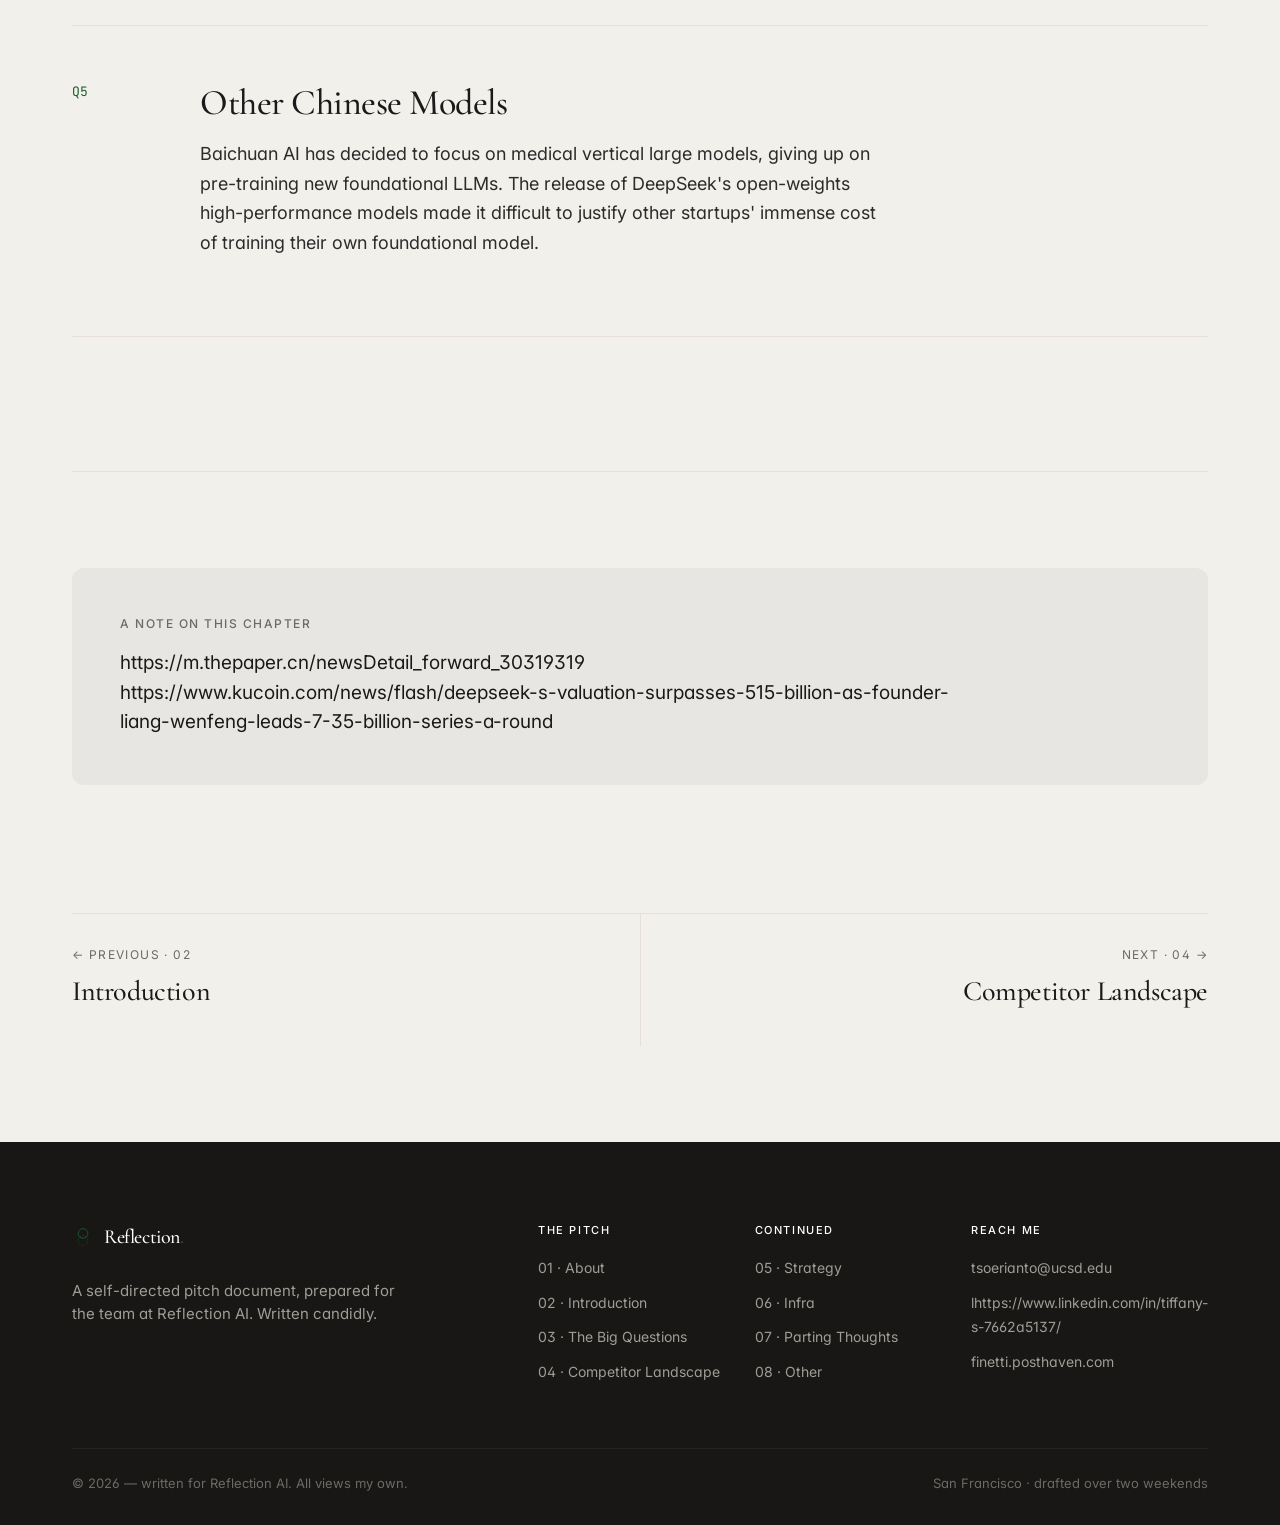
<file: big-questions.html>
<!doctype html>
<html lang="en">
<head>
<meta charset="utf-8">
<title>03 · The Big Questions — Reflection AI pitch</title>
<meta name="viewport" content="width=device-width, initial-scale=1">
<link rel="stylesheet" href="styles/tokens.css">
<link rel="stylesheet" href="styles/site.css">
</head>
<body data-page="big-questions" data-screen-label="03 Big Questions">
<div id="site-nav"></div>

<main>
  <header class="page-header">
    <div class="wrap">
      <div class="kicker"><span class="page-num">03 / 08</span> The big questions</div>
      <h1>The big questions</h1>
      <p class="lede">The future and current state of AI Labs</p>
    </div>
  </header>

  <section class="section">
    <div class="wrap">

      <article style="display: grid; grid-template-columns: 80px 1fr; gap: 48px; padding: 56px 0; border-top: 1px solid var(--color-hairline); font-weight: 300">
        <div style="font-family: var(--font-mono); font-size: 13px; color: var(--color-primary);">Q1</div>
        <div class="prose" style="margin: 0;">
          <h2 style="margin: 0 0 16px;">The Reflection Future</h2>
          <p>According to Alex, serious enterprises will want their homegrown, user-data-tuned AI to run on-prem or in a leased AI factory. Clouds who fulfill all the compliance won't be enough. The art &amp; science of LLM development would spread, and there will be a need for the service that Reflection and other open models bring.


Reflection is trying to build the whole stack end-to-end, supplying the whole system enterprise[1]. In the era of a changing world order, relying on a third-party closed model provider creates significant strategic risk. The threat of a platform being shut off makes open models infrastructure a necessity rather than an option. </p>
          <p style="font-weight: 400">What I'm curious about: If it took years for a F500 company to move from on-prem to cloud, how long will it take for existing F500 who are already API-ed to Anthropic to shift to a new on-prem platform, and how much are they incentivised to do so?  Claude suggested the workload shift will take 6-18 months.The security argument make sense, but given the "work" and human nature, will it end up being a hybrid model where high security workloads are routed to on-prem?</p>
        </div>
      </article>

      <article style="display:grid; grid-template-columns: 80px 1fr; gap: 48px; padding: 56px 0; border-top: 1px solid var(--color-hairline);">
        <div style="font-family: var(--font-mono); font-size: 13px; color: var(--color-primary);">Q2</div>
        <div class="prose" style="margin: 0;">
          <h2 style="margin: 0 0 16px;">The Anthropic Future</h2>
          <p>In a recent interview*, Dario mentioned that every community that AI has gone through has a set of heuristics about how things work - "commodization, moats, which layer has the value". 


He believed that performance and cost of running inference matter far more than the visibility of the weight. The open-weight framing, he suggested, is a red herring. The assumption that more contributors means better outcomes - that progress is somehow additive - doesn't hold in this domain the way it does in traditional open-source software.


When Dario thinks of competition, he strips it down to two questions: Is it a good model? How much does it cost to run?</p>
        </div>
      </article>

      <article style="display:grid; grid-template-columns: 80px 1fr; gap: 48px; padding: 56px 0; border-top: 1px solid var(--color-hairline);">
        <div style="font-family: var(--font-mono); font-size: 13px; color: var(--color-primary);">Q3</div>
        <div class="prose" style="margin: 0;">
          <h2 style="margin: 0 0 16px;">The Mistral Game </h2>
          <p>I've watched a couple of interviews that Misha(Reflection) and Timothee/Arthur (Mistral) made. It maps onto a deeper strategic question: where does the value in AI actually accrue?<br><br>Misha argues that intelligence is the product. Reflection's wager is that closing the gap between open-weights and frontier labs is the highest ROI investment a lab can make.<br><br>Mistral's position seemed to be more conservative. Their bet is on the stack: building pipelines, tooling and software infrastructure that make the model genuinely useful in deployment. The insight here is that enterprise buyers don't purchase intelligence in the abstract - they purchase reliable systems. The EU AI Act has become its structural moat, where data residency, auditability and regulatory alignment are prerequisites.<br><br>The verdict: Mistral's "usefulness over intelligence" framing only holds if the model quality is good enough to begin with. If a competitor releases a model that is both more capable and equally deployable, the stack advantage collapses. Mistral's bet is therefore implicitly a bet that model quality above a threshold stops being the most important variable for its target customers.</p>
          <div class="sidenote" style="background-color: rgb(207, 205, 202)"><span class="label" style="font-size: 22px">MY QUESTION:</span>
Is Mistral's head start on building enterprise relationships and EU regulatory credibility going to affect Reflection?  My intuitive take is that both companies are fishing in different ponds. If Reflection delivers a far better model, it will put pressure on Mistral's Non-EU revenue. </div>
        </div>
      </article>

      <article style="display:grid; grid-template-columns: 80px 1fr; gap: 48px; padding: 56px 0; border-top: 1px solid var(--color-hairline);">
        <div style="font-family: var(--font-mono); font-size: 13px; color: var(--color-primary);">Q4</div>
        <div class="prose" style="margin: 0;">
          <h2 style="margin: 0 0 16px;">The Current DeepSeek Game</h2>
          <p>Deepseek is strategically priced to be extremely competitive. In March 2025, they announced a theoretical cost-profit margin of their reasoning system at 545%. However, actual revenue is lower due to heavy discounts and a large portion of users accessing the service for free.<br><br>The information given was: $2/hour of GPU leasing per day, $87,072 GPU cost per day and $562,027 revenue per day.<br><br>This leads to my estimates of: 1,814 inference GPUs that run 24/7. Assuming a 78% input token at $0.55 and 22% output token at $2.19, revenue is $0.911 per 1M tokens. This means they process 617 billion tokens per day. As of May 7, 2026, negotiations indicate that DeepSeek's valuation is currently estimated at $515 billion USD. The $7.35B Series A includes $3B of Liang's own contribution. He is committed to achieving AGI.</p>
        </div>
      </article>

      <article style="display:grid; grid-template-columns: 80px 1fr; gap: 48px; padding: 56px 0; border-top: 1px solid var(--color-hairline);">
        <div style="font-family: var(--font-mono); font-size: 13px; color: var(--color-primary);">Q5</div>
        <div class="prose" style="margin: 0;">
          <h2 style="margin: 0 0 16px;">Other Chinese Models</h2>
          <p>Baichuan AI has decided to focus on medical vertical large models, giving up on pre-training new foundational LLMs. The release of DeepSeek's open-weights high-performance models made it difficult to justify other startups' immense cost of training their own foundational model. </p>
        </div>
      </article>

      <article style="display:grid; grid-template-columns: 80px 1fr; gap: 48px; padding: 56px 0; border-top: 1px solid var(--color-hairline); border-bottom: 1px solid var(--color-hairline);">
        <div style="font-family: var(--font-mono); font-size: 13px; color: var(--color-primary);">
</div>
        <div class="prose" style="margin: 0;">
          <h2 style="margin: 0 0 16px;">
</h2>
          <p>
</p>
        </div>
      </article>

    </div>
  </section>

  <section class="wrap" style="padding-bottom: 32px;">
    <div class="card-cream-soft" style="padding: 48px;">
      <div class="caption-uppercase" style="margin-bottom: 16px;">A note on this chapter</div>
      <p style="font-size: 19px; line-height: 1.55; max-width: 70ch; color: var(--color-ink); margin: 0;">https://m.thepaper.cn/newsDetail_forward_30319319

https://www.kucoin.com/news/flash/deepseek-s-valuation-surpasses-515-billion-as-founder-liang-wenfeng-leads-7-35-billion-series-a-round</p>
    </div>
  </section>
</main>

<div id="site-footer"></div>

<script src="scripts/chrome.js"></script>
<script src="scripts/tweaks.js"></script>
</body>
</html>
</file>
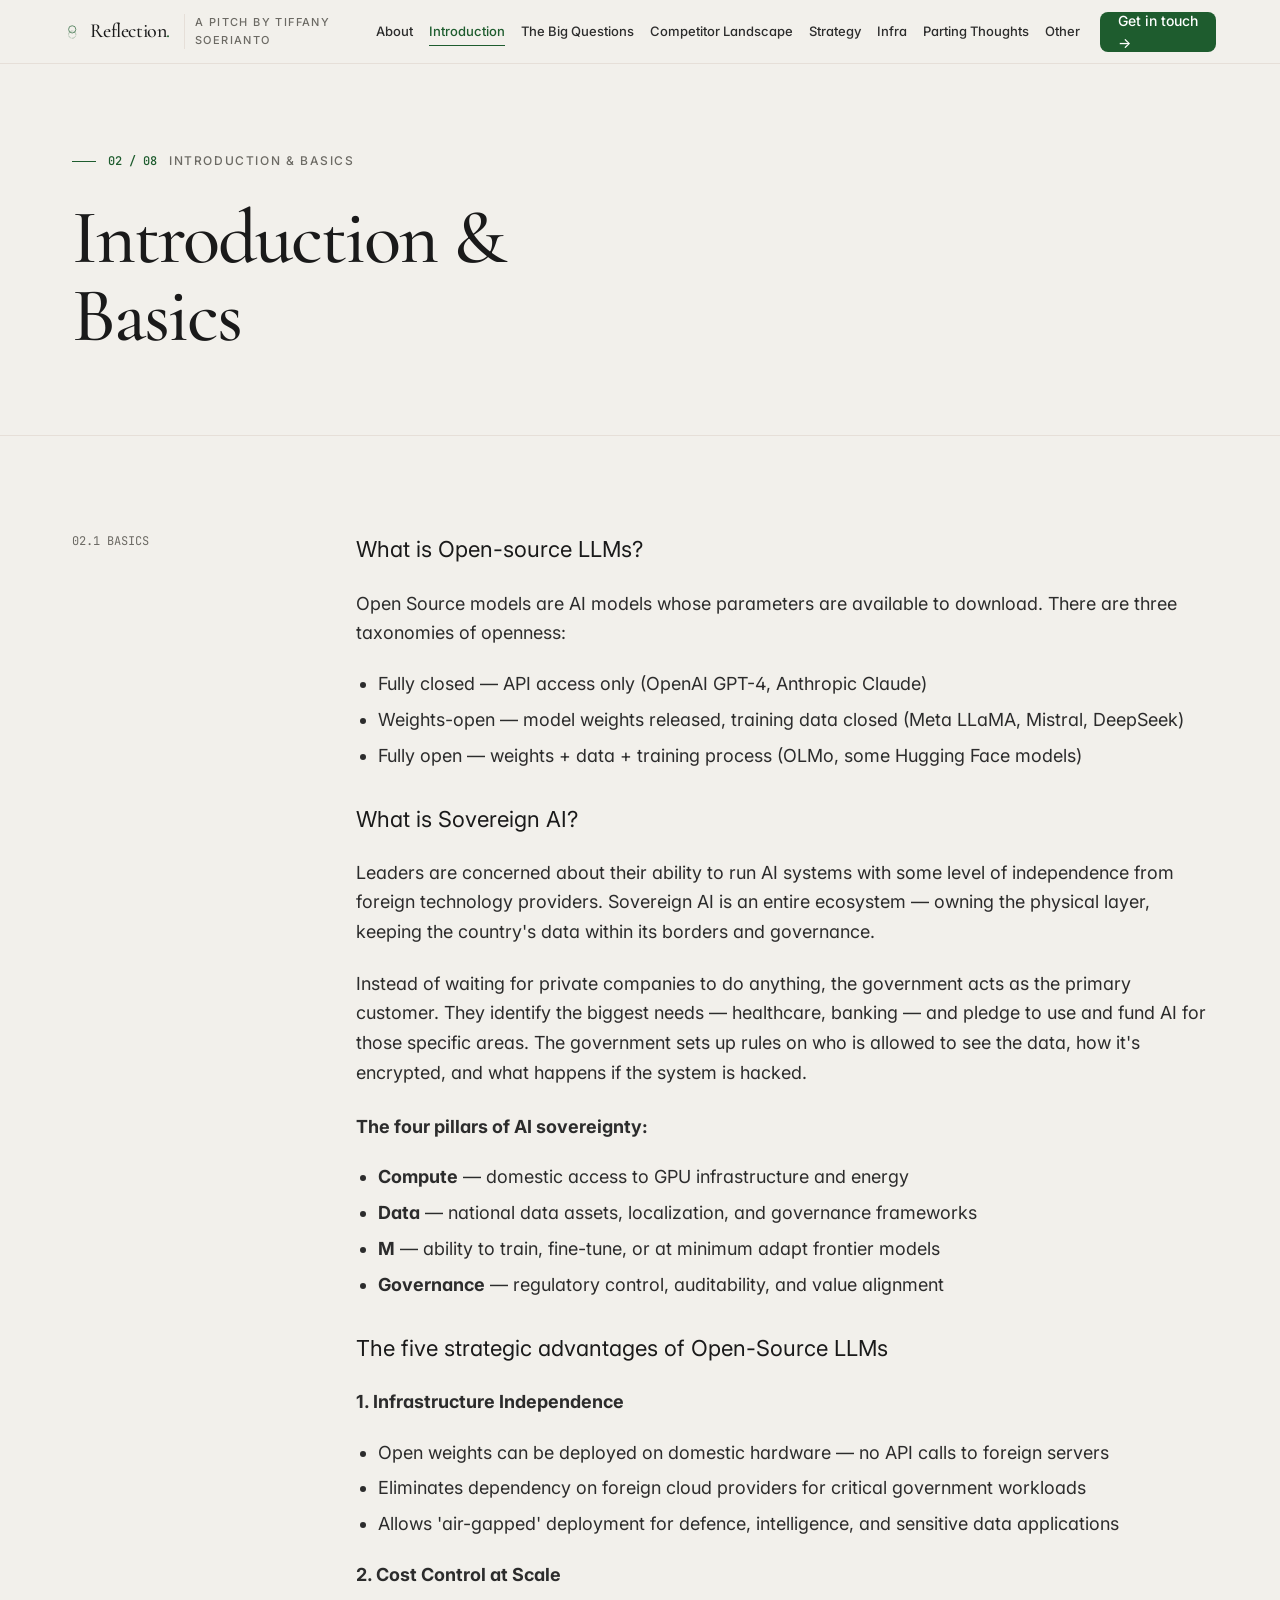
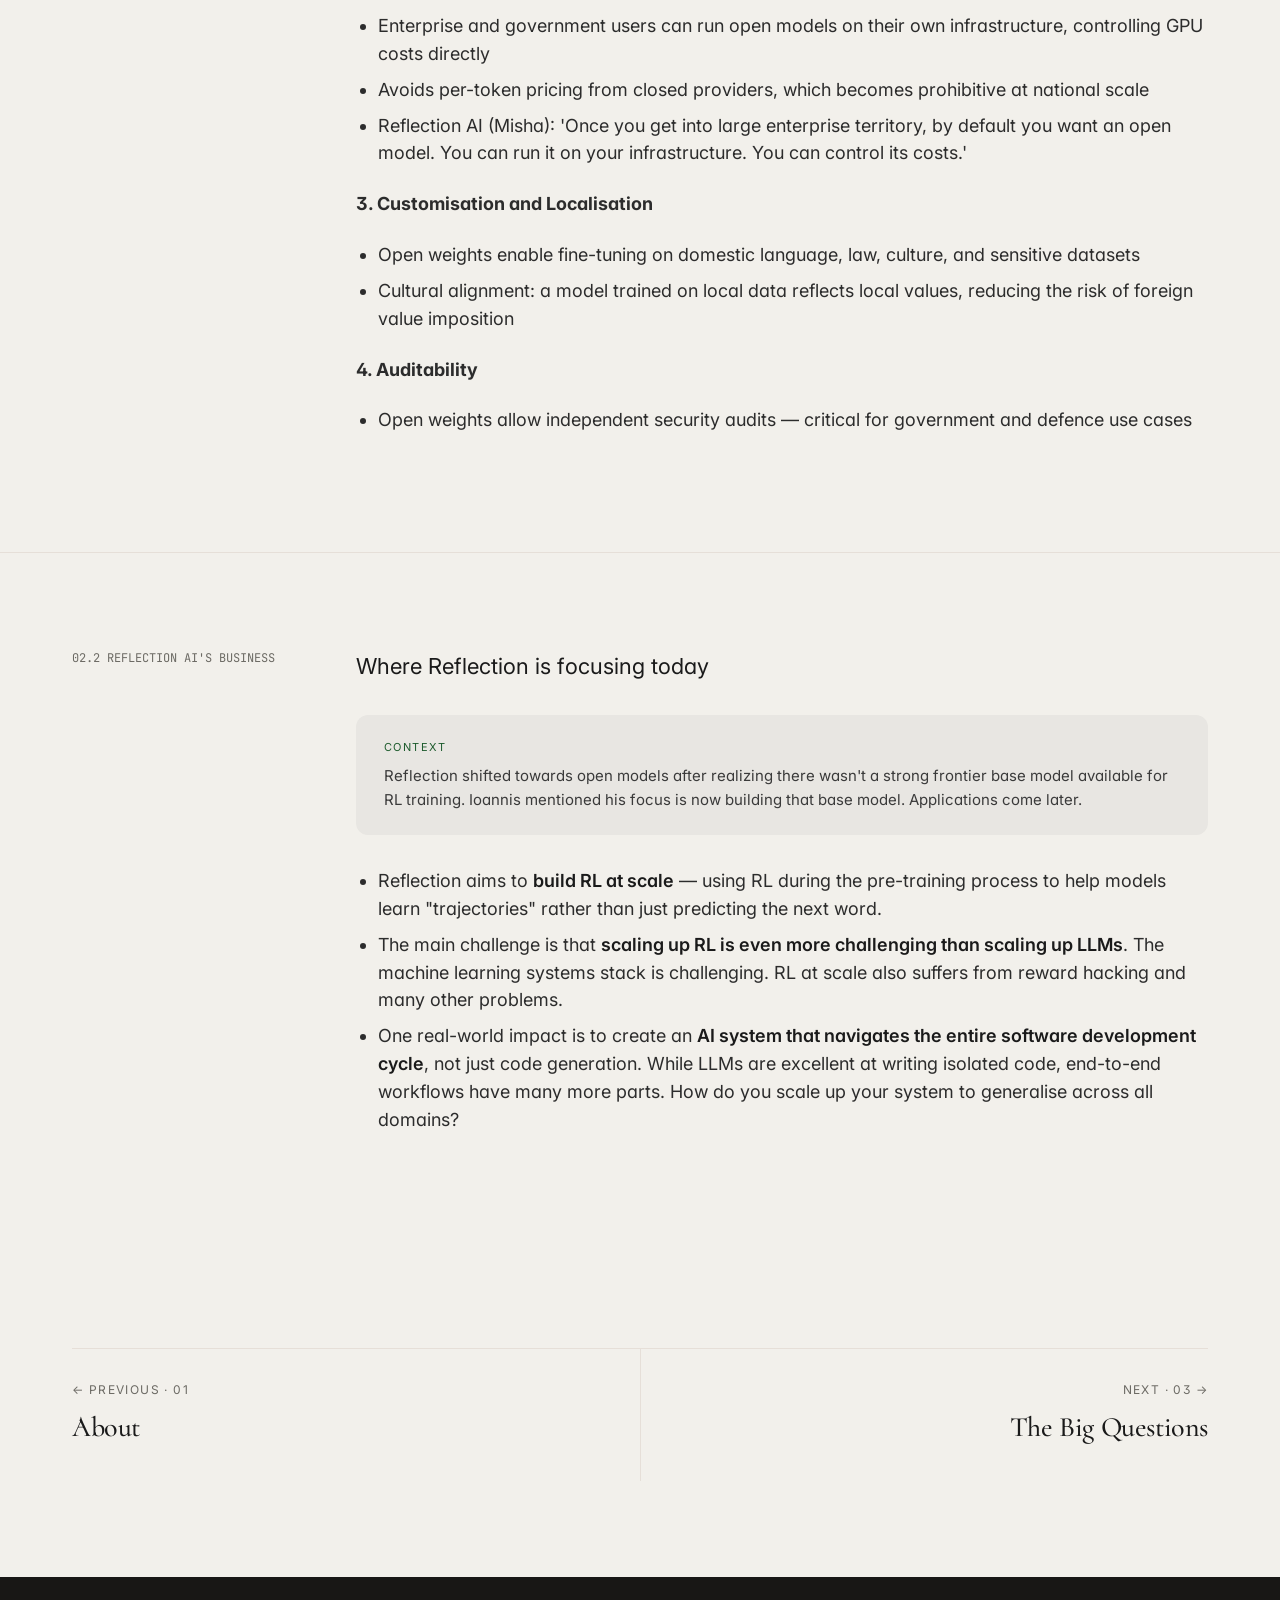
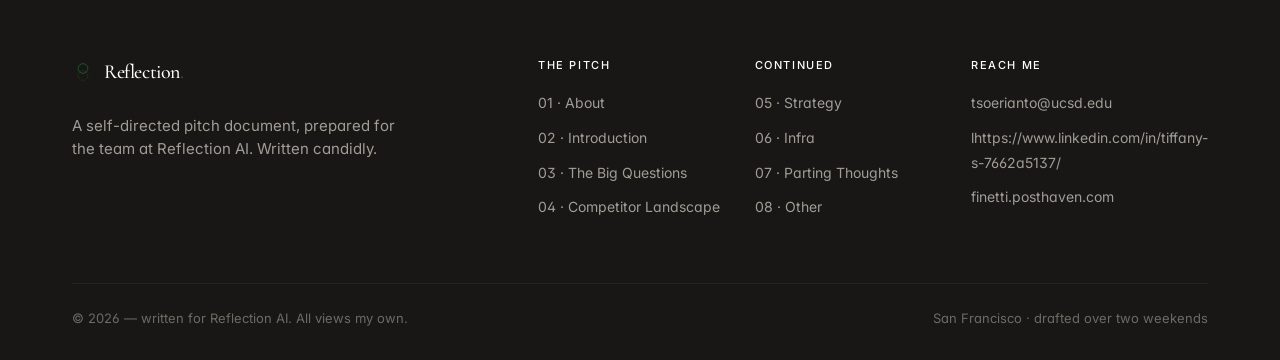
<file: introduction.html>
<!doctype html>
<html lang="en">
<head>
<meta charset="utf-8">
<title>02 · Introduction — Reflection AI pitch</title>
<meta name="viewport" content="width=device-width, initial-scale=1">
<link rel="stylesheet" href="styles/tokens.css">
<link rel="stylesheet" href="styles/site.css">
</head>
<body data-page="introduction" data-screen-label="02 Introduction">
<div id="site-nav"></div>

<main>
  <header class="page-header">
    <div class="wrap">
      <div class="kicker"><span class="page-num">02 / 08</span> Introduction &amp; basics</div>
      <h1>Introduction &amp; Basics</h1>
      <p class="lede"></p>
    </div>
  </header>

  <section class="section">
    <div class="wrap">
      <div class="two-col" style="font-size: 22px">
        <aside class="col-kicker">02.1
BASICS</aside>
        <div class="prose">
          <p class="lede-p">What is Open-source LLMs?</p>
          <p>Open Source models are AI models whose parameters are available to download. There are three taxonomies of openness:</p>
          <ul>
            <li><b style="font-weight: 400; color: #2c2c2c">Fully closed</b> — API access only (OpenAI GPT-4, Anthropic Claude)</li>
            <li><b style="font-weight: 400">Weights-open</b> — model weights released, training data closed (Meta LLaMA, Mistral, DeepSeek)</li>
            <li><b style="font-weight: 400">Fully open</b> — weights + data + training process (OLMo, some Hugging Face models)</li>
          </ul>

          <p class="lede-p" style="margin-top: 32px;">What is Sovereign AI?</p>
          <p>Leaders are concerned about their ability to run AI systems with some level of independence from foreign technology providers. Sovereign AI is an entire ecosystem — owning the physical layer, keeping the country's data within its borders and governance.</p>
          <p>Instead of waiting for private companies to do anything, the government acts as the primary customer. They identify the biggest needs — healthcare, banking — and pledge to use and fund AI for those specific areas. The government sets up rules on who is allowed to see the data, how it's encrypted, and what happens if the system is hacked.</p>

          <p style="margin-top: 24px;"><b>The four pillars of AI sovereignty:</b></p>
          <ul style="font-weight: 400">
            <li><b style="color: #2c2c2c">Compute</b> — domestic access to GPU infrastructure and energy</li>
            <li><b>Data</b> — national data assets, localization, and governance frameworks</li>
            <li><b>M</b> — ability to train, fine-tune, or at minimum adapt frontier models</li>
            <li><b>Governance</b> — regulatory control, auditability, and value alignment</li>
          </ul>

          <p class="lede-p" style="margin-top: 32px;">The five strategic advantages of Open-Source LLMs</p>

          <p style="margin-top: 16px;"><b>1. Infrastructure Independence</b></p>
          <ul>
            <li>Open weights can be deployed on domestic hardware — no API calls to foreign servers</li>
            <li>Eliminates dependency on foreign cloud providers for critical government workloads</li>
            <li>Allows 'air-gapped' deployment for defence, intelligence, and sensitive data applications</li>
          </ul>

          <p style="margin-top: 16px;"><b>2. Cost Control at Scale</b></p>
          <ul>
            <li>Enterprise and government users can run open models on their own infrastructure, controlling GPU costs directly</li>
            <li>Avoids per-token pricing from closed providers, which becomes prohibitive at national scale</li>
            <li>Reflection AI (Misha): 'Once you get into large enterprise territory, by default you want an open model. You can run it on your infrastructure. You can control its costs.'</li>
          </ul>

          <p style="margin-top: 16px;"><b>3. Customisation and Localisation</b></p>
          <ul>
            <li>Open weights enable fine-tuning on domestic language, law, culture, and sensitive datasets</li>
            <li>Cultural alignment: a model trained on local data reflects local values, reducing the risk of foreign value imposition</li>
          </ul>

          <p style="margin-top: 16px;"><b>4. Auditability</b></p>
          <ul>
            <li>Open weights allow independent security audits — critical for government and defence use cases</li>
          </ul>
        </div>
      </div>
    </div>
  </section>

  <hr class="divider">

  <section class="section">
    <div class="wrap">
      <div class="two-col" style="font-size: 22px">
        <aside class="col-kicker">02.2
REFLECTION AI'S BUSINESS</aside>
        <div class="prose">
          <p class="lede-p">Where Reflection is focusing today</p>

          <div class="sidenote">
            <span class="label">Context</span>
            Reflection shifted towards open models after realizing there wasn't a strong frontier base model available for RL training. Ioannis mentioned his focus is now building that base model. Applications come later.
          </div>

          <ul>
            <li>Reflection aims to <strong>build RL at scale</strong> — using RL during the pre-training process to help models learn "trajectories" rather than just predicting the next word.</li>
            <li>The main challenge is that <strong>scaling up RL is even more challenging than scaling up LLMs</strong>. The machine learning systems stack is challenging. RL at scale also suffers from reward hacking and many other problems.</li>
            <li>One real-world impact is to create an <strong>AI system that navigates the entire software development cycle</strong>, not just code generation. While LLMs are excellent at writing isolated code, end-to-end workflows have many more parts. How do you scale up your system to generalise across all domains?</li>
          </ul>
        </div>
      </div>
    </div>
  </section>
</main>

<div id="site-footer"></div>

<script src="scripts/chrome.js"></script>
<script src="scripts/tweaks.js"></script>
</body>
</html>
</file>
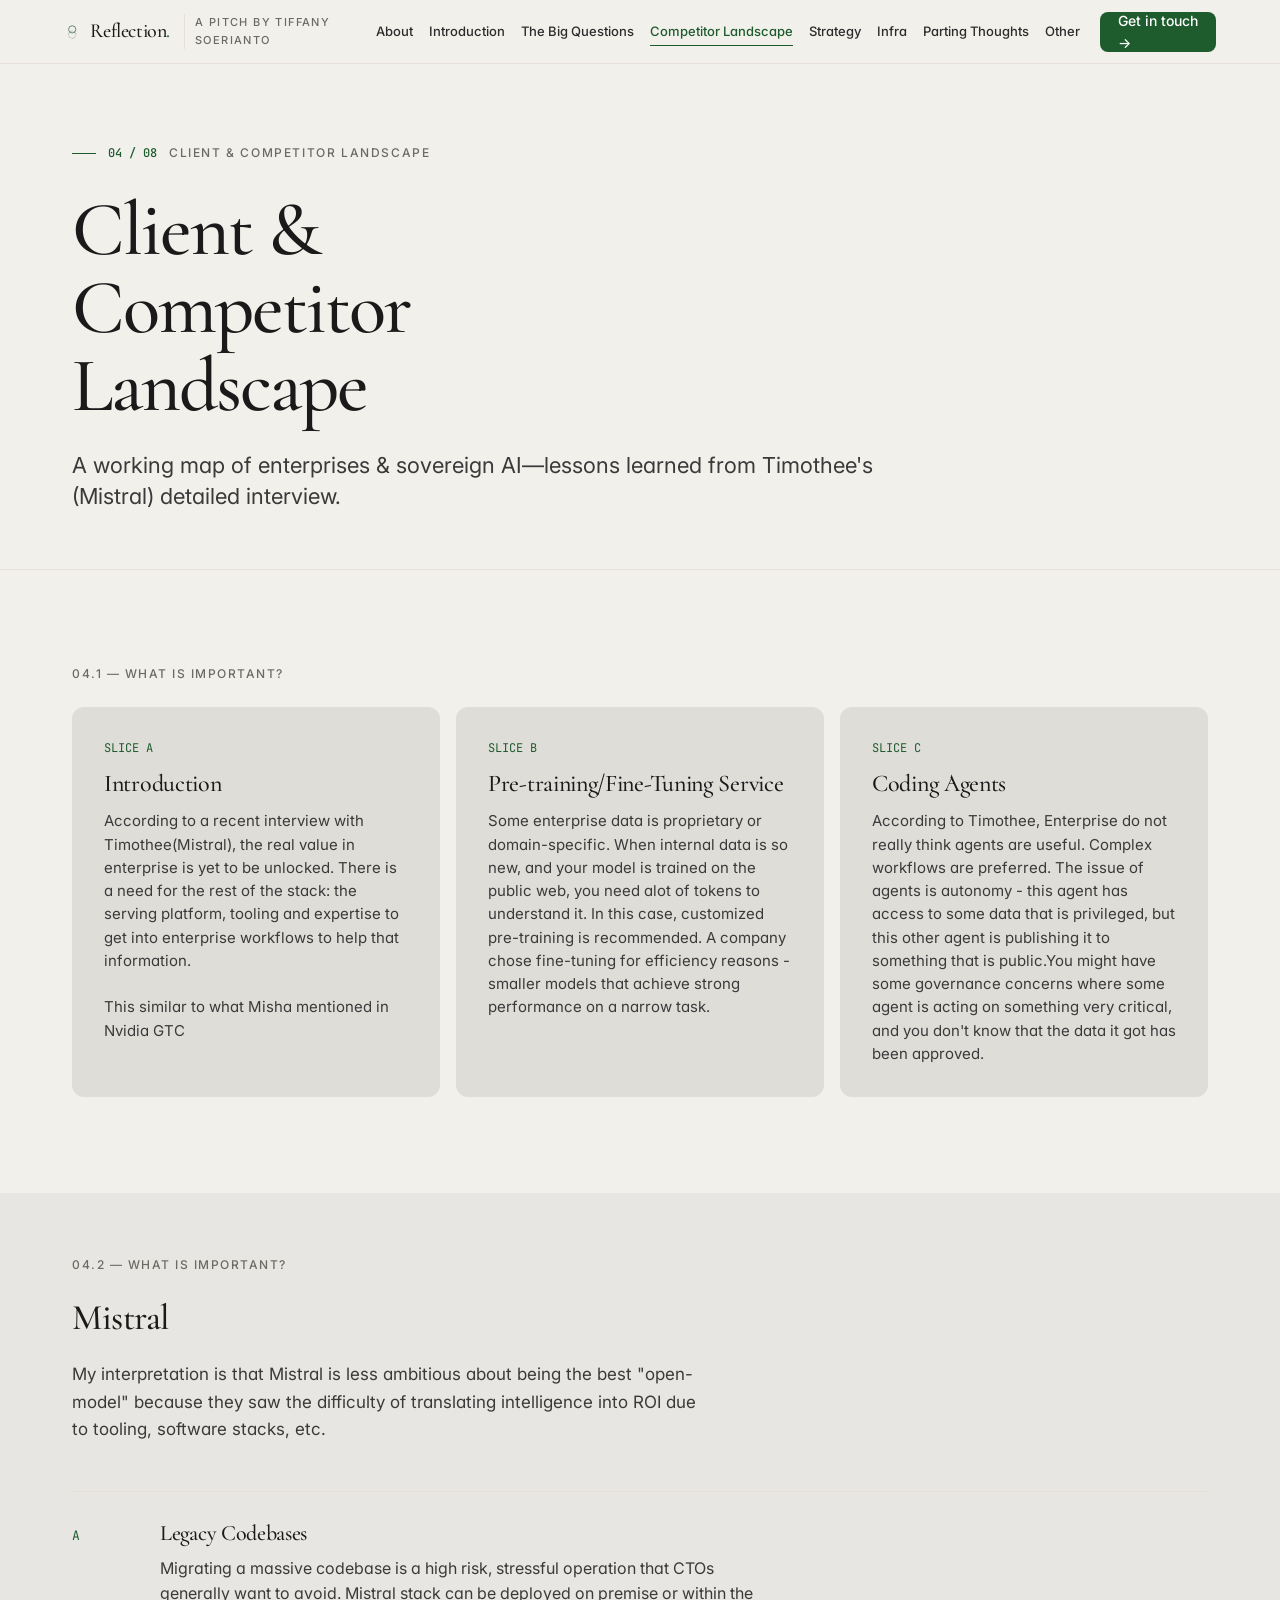
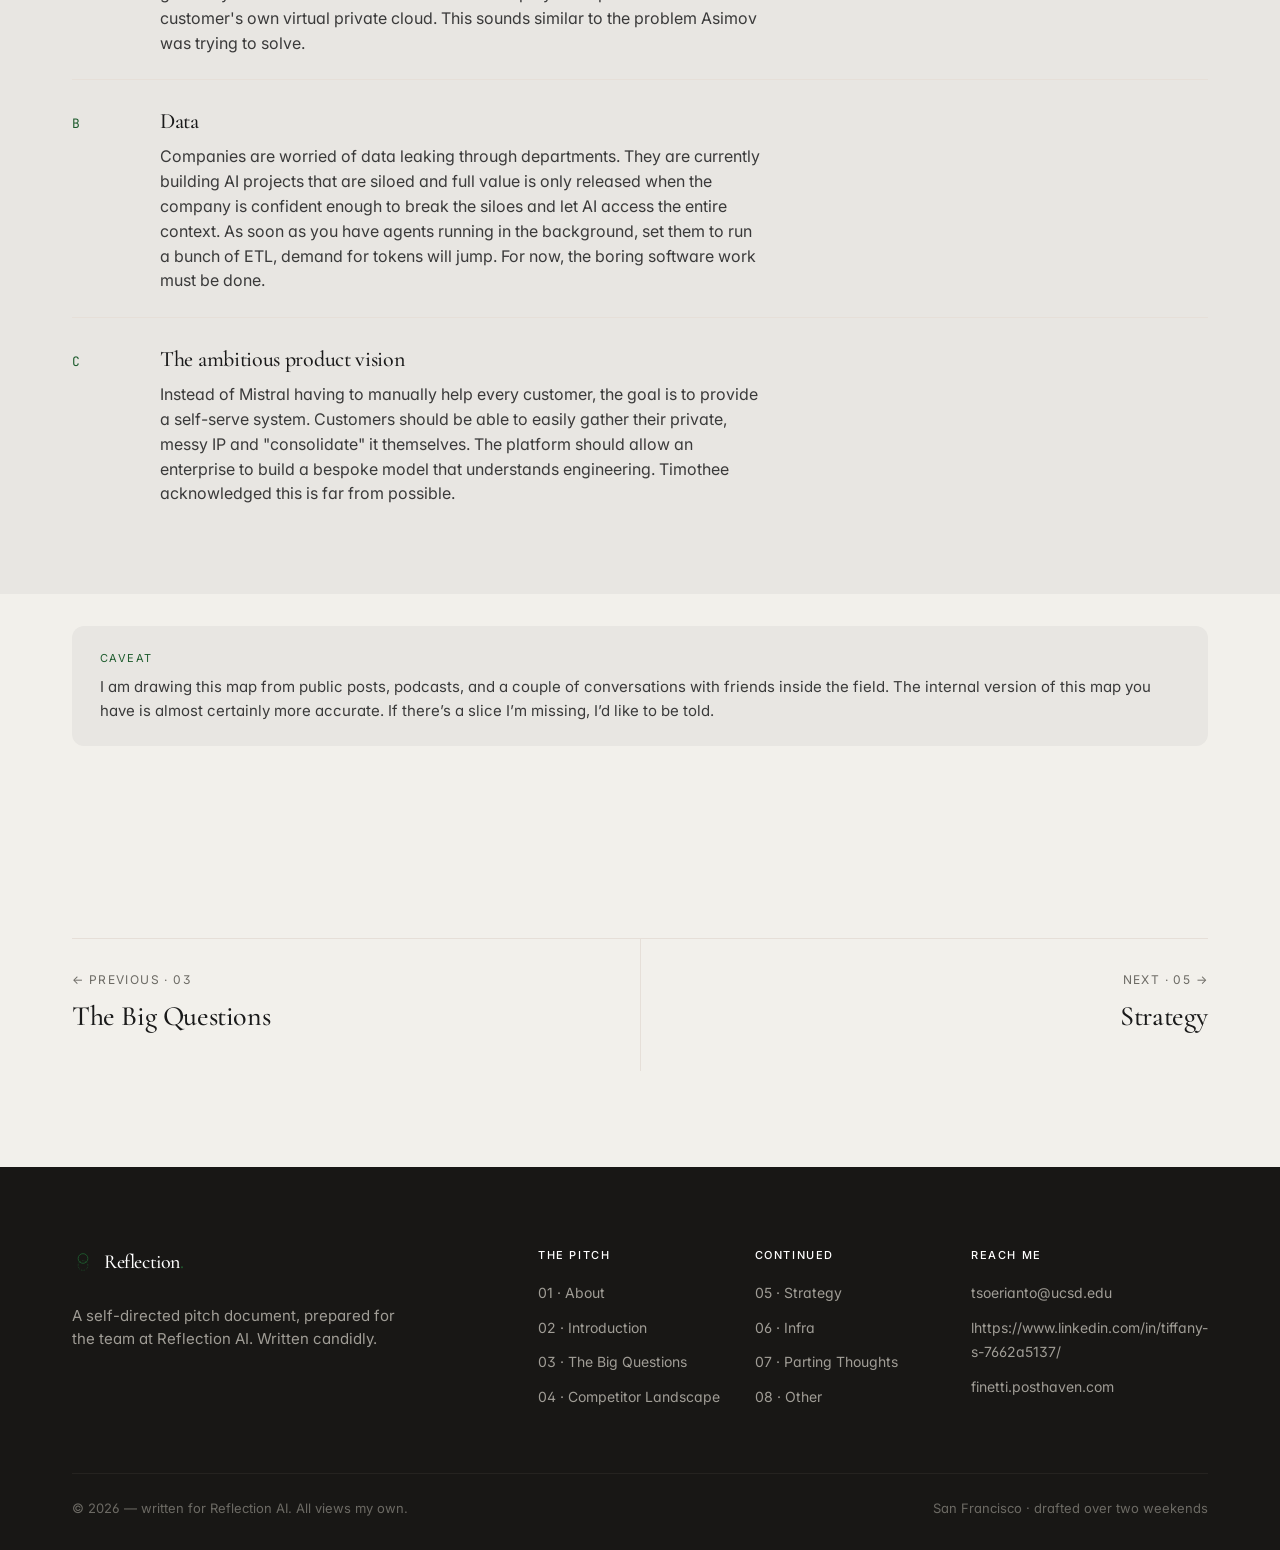
<file: landscape.html>
<!doctype html>
<html lang="en">
<head>
<meta charset="utf-8">
<title>04 · Landscape — Reflection AI pitch</title>
<meta name="viewport" content="width=device-width, initial-scale=1">
<link rel="stylesheet" href="styles/tokens.css">
<link rel="stylesheet" href="styles/site.css">
</head>
<body data-page="landscape" data-screen-label="04 Landscape">
<div id="site-nav"></div>

<main>
  <header class="page-header">
    <div class="wrap" style="font-size: 2px">
      <div class="kicker"><span class="page-num">04 / 08</span> Client & competitor landscape</div>
      <h1>Client &amp; Competitor Landscape</h1>
      <p class="lede" style="font-size: 22px">A working map of enterprises &amp; sovereign AI—lessons learned from Timothee's (Mistral) detailed interview.</p>
    </div>
  </header>

  <section class="section">
    <div class="wrap">
      <div class="caption-uppercase" style="margin-bottom: 24px;">04.1 — WHAT IS IMPORTANT?</div>
      <div class="grid-3" style="gap: 16px;">
        <div class="card">
          <div class="text-mono text-coral" style="font-size: 12px; margin-bottom: 12px;">SLICE A</div>
          <h3 style="font-size: 24px; letter-spacing: -0.3px; margin: 0 0 12px;">Introduction</h3>
          <p style="margin: 0; font-size: 15px; line-height: 1.55;">According to a recent interview with Timothee(Mistral), the real value in enterprise is yet to be unlocked. There is a need for the rest of the stack: the serving platform, tooling and expertise to get into enterprise workflows to help that information.<br><br>This similar to what Misha mentioned in Nvidia GTC </p>
        </div>
        <div class="card">
          <div class="text-mono text-coral" style="font-size: 12px; margin-bottom: 12px;">SLICE B</div>
          <h3 style="font-size: 24px; letter-spacing: -0.3px; margin: 0 0 12px;">Pre-training/Fine-Tuning Service </h3>
          <p style="margin: 0; font-size: 15px; line-height: 1.55;">Some enterprise data is proprietary or domain-specific. When internal data is so new, and your model is trained on the public web, you need alot of tokens to understand it. In this case, customized pre-training is recommended. A company chose fine-tuning for efficiency reasons - smaller models that achieve strong performance on a narrow task. </p>
        </div>
        <div class="card">
          <div class="text-mono text-coral" style="font-size: 12px; margin-bottom: 12px;">SLICE C</div>
          <h3 style="font-size: 24px; letter-spacing: -0.3px; margin: 0 0 12px;">Coding Agents</h3>
          <p style="margin: 0; font-size: 15px; line-height: 1.55;">According to Timothee, Enterprise do not really think agents are useful. Complex workflows are preferred. The issue of agents is autonomy - this agent has access to some data that is privileged, but this other agent is publishing it to something that is public.You might have some governance concerns where some agent is acting on something very critical, and you don't know that the data it got has been approved.</p>
        </div>
      </div>
    </div>
  </section>

  <section class="section section-tight" style="background: var(--color-surface-soft);">
    <div class="wrap">
      <div class="caption-uppercase" style="margin-bottom: 24px;">04.2 — WHAT IS IMPORTANT?</div>
      <div style="display: grid; grid-template-columns: 1.4fr 1fr; gap: 64px; align-items: start;">
        <div>
          <h2 style="font-size: 36px; letter-spacing: -0.5px; margin: 0 0 24px;">Mistral </h2>
          <p style="font-size: 17px; line-height: 1.6; color: var(--color-body); max-width: 60ch;">
            My interpretation is that Mistral is less ambitious about being the best "open-model" because they saw the difficulty of translating intelligence into ROI due to tooling, software stacks, etc.
          </p>
        </div>
        <div></div>
      </div>

      <div class="rule-list" style="margin-top: 32px;">
        <div>
          <span class="num">A</span>
          <div>
            <div class="item-title">Legacy Codebases</div>
            <p>Migrating a massive codebase is a high risk, stressful operation that CTOs generally want to avoid. Mistral stack can be deployed on premise or within the customer's own virtual private cloud. This sounds similar to the problem Asimov was trying to solve.</p>
          </div>
        </div>
        <div>
          <span class="num">B</span>
          <div>
            <div class="item-title">Data</div>
            <p>Companies are worried of data leaking through departments. They are currently building AI projects that are siloed and full value is only released when the company is confident enough to break the siloes and let AI access the entire context. As soon as you have agents running in the background, set them to run a bunch of ETL, demand for tokens will jump. For now, the boring software work must be done. </p>
          </div>
        </div>
        <div>
          <span class="num">C</span>
          <div>
            <div class="item-title">The ambitious product vision </div>
            <p>Instead of Mistral having to manually help every customer, the goal is to provide a self-serve system. Customers should be able to easily gather their private, messy IP and "consolidate" it themselves. The platform should allow an enterprise to build a bespoke model that understands engineering. Timothee acknowledged this is far from possible. </p>
          </div>
        </div>
      </div>
    </div>
  </section>

  <section class="wrap" style="padding-bottom: 64px;">
    <div class="sidenote">
      <span class="label">Caveat</span>
      I am drawing this map from public posts, podcasts, and a couple of conversations with friends inside the field. The internal version of this map you have is almost certainly more accurate. If there’s a slice I’m missing, I’d like to be told.
    </div>
  </section>
</main>

<div id="site-footer"></div>

<script src="scripts/chrome.js"></script>
<script src="scripts/tweaks.js"></script>
</body>
</html>
</file>
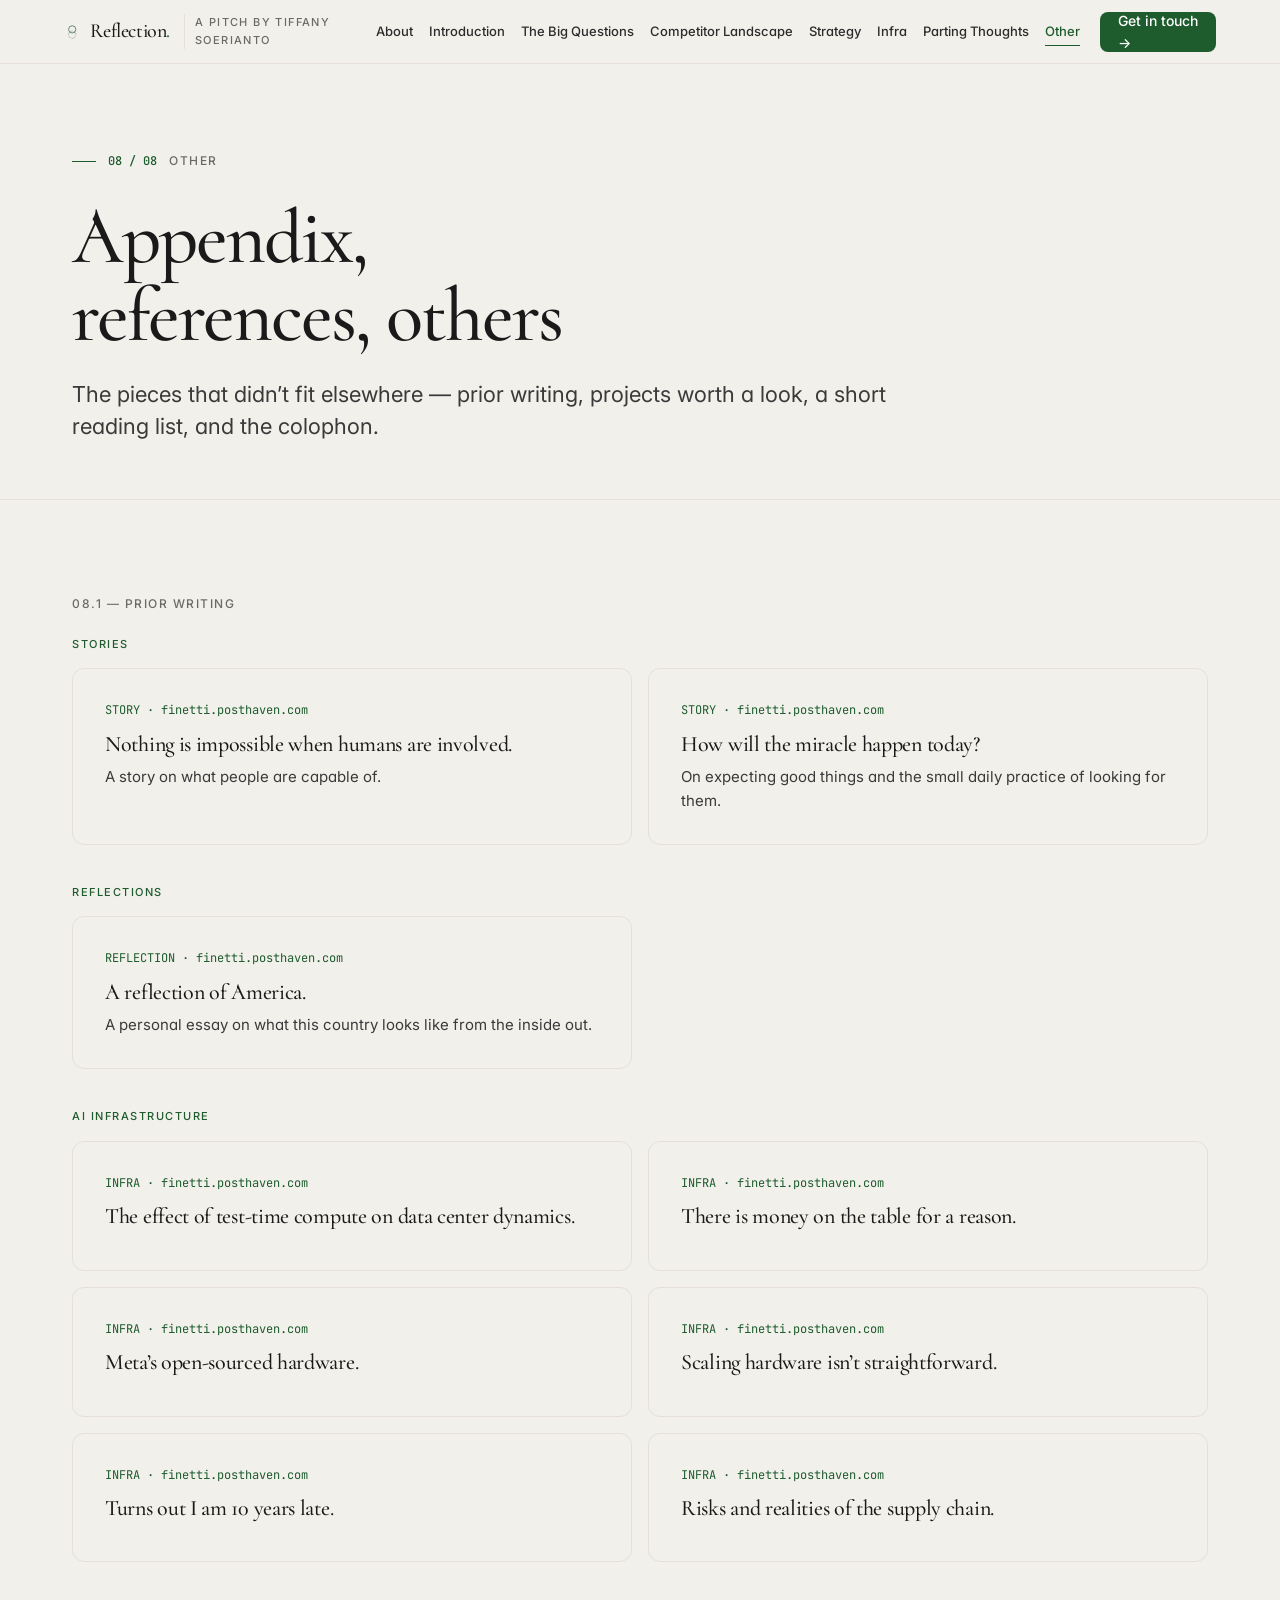
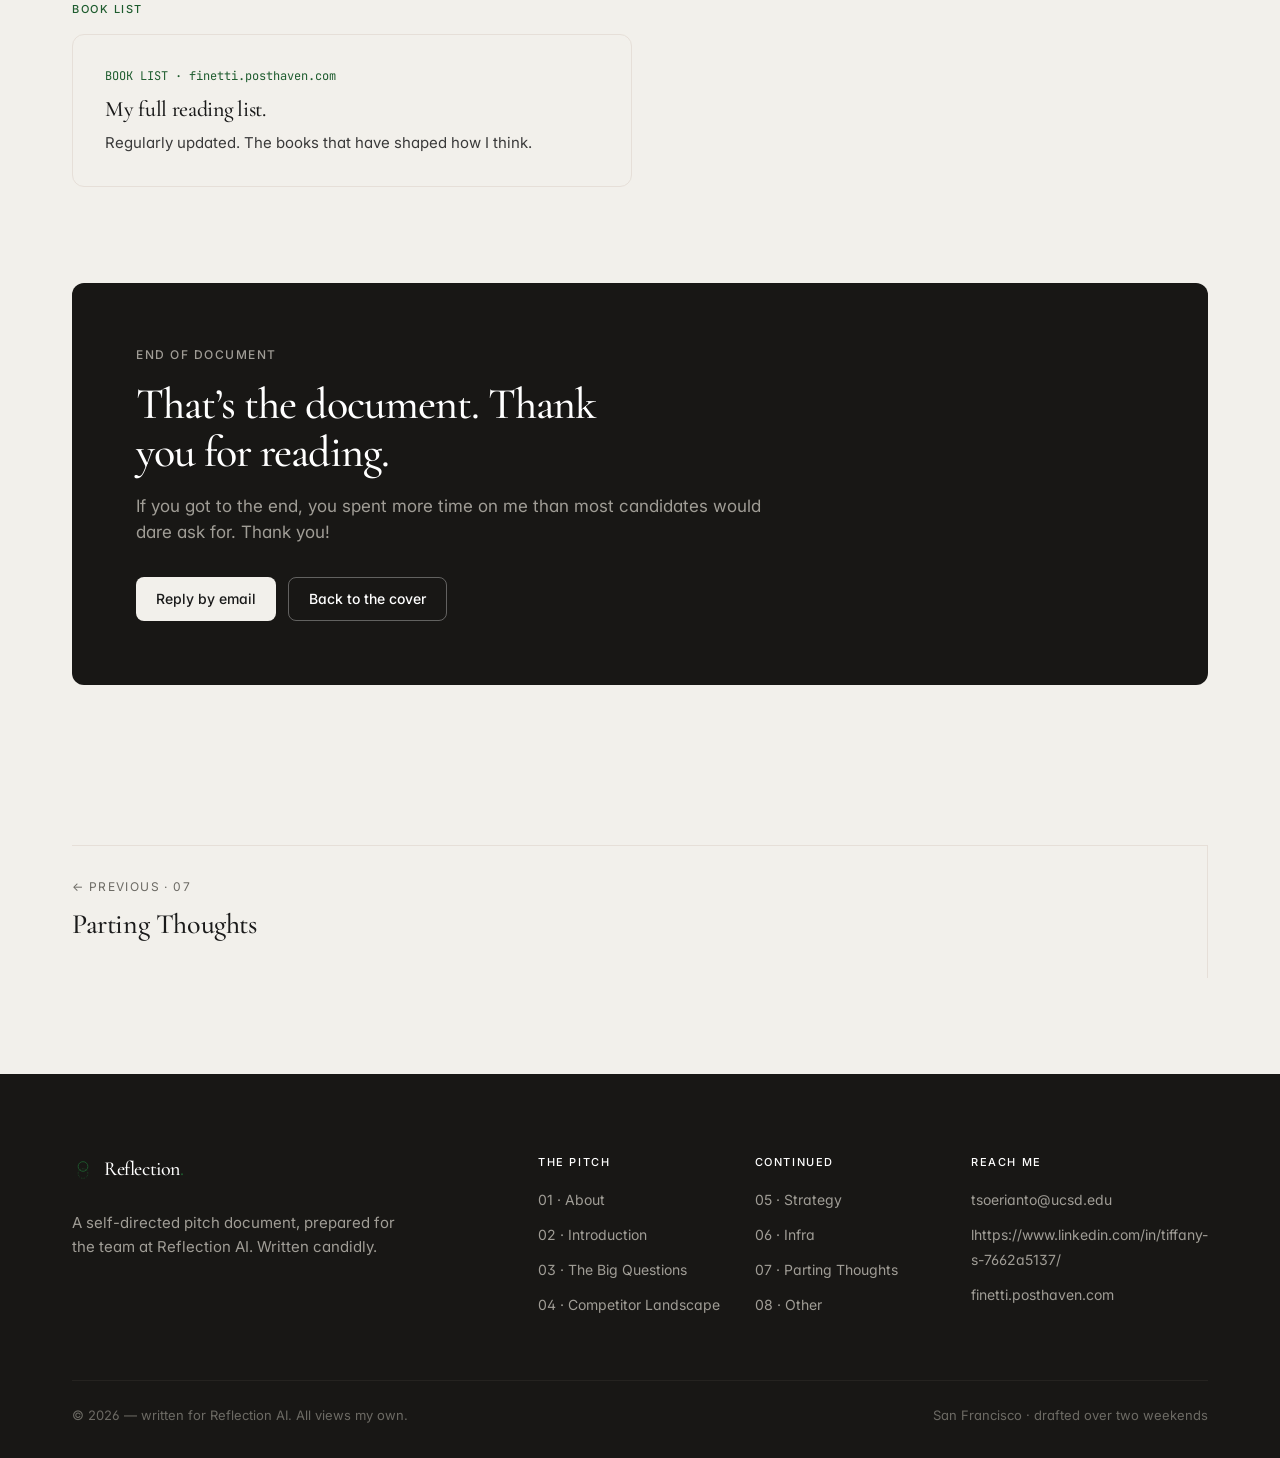
<file: other.html>
<!doctype html>
<html lang="en">
<head>
<meta charset="utf-8">
<title>08 · Other — Reflection AI pitch</title>
<meta name="viewport" content="width=device-width, initial-scale=1">
<link rel="stylesheet" href="styles/tokens.css">
<link rel="stylesheet" href="styles/site.css">
</head>
<body data-page="other" data-screen-label="08 Other">
<div id="site-nav"></div>

<main>
  <header class="page-header">
    <div class="wrap">
      <div class="kicker"><span class="page-num">08 / 08</span> Other</div>
      <h1>Appendix, references, others</h1>
      <p class="lede">The pieces that didn’t fit elsewhere — prior writing, projects worth a look, a short reading list, and the colophon.</p>
    </div>
  </header>

  <section class="section">
    <div class="wrap">
      <div class="caption-uppercase" style="margin-bottom: 24px;">08.1 &mdash; Prior writing</div>

      <div class="caption-uppercase" style="color: var(--color-primary); margin-bottom: 16px; font-size: 11px;">Stories</div>
      <div class="grid-2" style="margin-bottom: 40px;">
        <a class="card-outline" href="https://finetti.posthaven.com/nothing-is-impossible-when-humans-are-involved" target="_blank" rel="noopener" style="text-decoration: none; color: inherit; display: block;">
          <div class="text-mono text-coral" style="font-size: 12px; margin-bottom: 12px;">STORY &middot; finetti.posthaven.com</div>
          <h3 style="font-size: 22px; letter-spacing: -0.3px; margin: 0 0 8px;">Nothing is impossible when humans are involved.</h3>
          <p style="margin: 0; font-size: 15px; color: var(--color-body);">A story on what people are capable of.</p>
        </a>
        <a class="card-outline" href="https://finetti.posthaven.com/how-will-the-miracle-happen-today" target="_blank" rel="noopener" style="text-decoration: none; color: inherit; display: block;">
          <div class="text-mono text-coral" style="font-size: 12px; margin-bottom: 12px;">STORY &middot; finetti.posthaven.com</div>
          <h3 style="font-size: 22px; letter-spacing: -0.3px; margin: 0 0 8px;">How will the miracle happen today?</h3>
          <p style="margin: 0; font-size: 15px; color: var(--color-body);">On expecting good things and the small daily practice of looking for them.</p>
        </a>
      </div>

      <div class="caption-uppercase" style="color: var(--color-primary); margin-bottom: 16px; font-size: 11px;">Reflections</div>
      <div class="grid-2" style="margin-bottom: 40px;">
        <a class="card-outline" href="https://finetti.posthaven.com/a-reflection-of-america" target="_blank" rel="noopener" style="text-decoration: none; color: inherit; display: block;">
          <div class="text-mono text-coral" style="font-size: 12px; margin-bottom: 12px;">REFLECTION &middot; finetti.posthaven.com</div>
          <h3 style="font-size: 22px; letter-spacing: -0.3px; margin: 0 0 8px;">A reflection of America.</h3>
          <p style="margin: 0; font-size: 15px; color: var(--color-body);">A personal essay on what this country looks like from the inside out.</p>
        </a>
      </div>

      <div class="caption-uppercase" style="color: var(--color-primary); margin-bottom: 16px; font-size: 11px;">AI Infrastructure</div>
      <div class="grid-2" style="margin-bottom: 40px;">
        <a class="card-outline" href="https://finetti.posthaven.com/the-effect-of-test-time-compute-on-data-center-dynamics" target="_blank" rel="noopener" style="text-decoration: none; color: inherit; display: block;">
          <div class="text-mono text-coral" style="font-size: 12px; margin-bottom: 12px;">INFRA &middot; finetti.posthaven.com</div>
          <h3 style="font-size: 22px; letter-spacing: -0.3px; margin: 0 0 8px;">The effect of test-time compute on data center dynamics.</h3>
        </a>
        <a class="card-outline" href="https://finetti.posthaven.com/there-is-money-in-the-table-for-a-reason" target="_blank" rel="noopener" style="text-decoration: none; color: inherit; display: block;">
          <div class="text-mono text-coral" style="font-size: 12px; margin-bottom: 12px;">INFRA &middot; finetti.posthaven.com</div>
          <h3 style="font-size: 22px; letter-spacing: -0.3px; margin: 0 0 8px;">There is money on the table for a reason.</h3>
        </a>
        <a class="card-outline" href="https://finetti.posthaven.com/metas-open-sourced-hardware" target="_blank" rel="noopener" style="text-decoration: none; color: inherit; display: block;">
          <div class="text-mono text-coral" style="font-size: 12px; margin-bottom: 12px;">INFRA &middot; finetti.posthaven.com</div>
          <h3 style="font-size: 22px; letter-spacing: -0.3px; margin: 0 0 8px;">Meta&rsquo;s open-sourced hardware.</h3>
        </a>
        <a class="card-outline" href="https://finetti.posthaven.com/scaling-hardware-isnt-straightforward" target="_blank" rel="noopener" style="text-decoration: none; color: inherit; display: block;">
          <div class="text-mono text-coral" style="font-size: 12px; margin-bottom: 12px;">INFRA &middot; finetti.posthaven.com</div>
          <h3 style="font-size: 22px; letter-spacing: -0.3px; margin: 0 0 8px;">Scaling hardware isn&rsquo;t straightforward.</h3>
        </a>
        <a class="card-outline" href="https://finetti.posthaven.com/turns-out-i-am-10-years-late" target="_blank" rel="noopener" style="text-decoration: none; color: inherit; display: block;">
          <div class="text-mono text-coral" style="font-size: 12px; margin-bottom: 12px;">INFRA &middot; finetti.posthaven.com</div>
          <h3 style="font-size: 22px; letter-spacing: -0.3px; margin: 0 0 8px;">Turns out I am 10 years late.</h3>
        </a>
        <a class="card-outline" href="https://finetti.posthaven.com/risk-and-realities-of-supply-chain" target="_blank" rel="noopener" style="text-decoration: none; color: inherit; display: block;">
          <div class="text-mono text-coral" style="font-size: 12px; margin-bottom: 12px;">INFRA &middot; finetti.posthaven.com</div>
          <h3 style="font-size: 22px; letter-spacing: -0.3px; margin: 0 0 8px;">Risks and realities of the supply chain.</h3>
        </a>
      </div>

      <div class="caption-uppercase" style="color: var(--color-primary); margin-bottom: 16px; font-size: 11px;">Book list</div>
      <div class="grid-2">
        <a class="card-outline" href="https://finetti.posthaven.com/book-list" target="_blank" rel="noopener" style="text-decoration: none; color: inherit; display: block;">
          <div class="text-mono text-coral" style="font-size: 12px; margin-bottom: 12px;">BOOK LIST &middot; finetti.posthaven.com</div>
          <h3 style="font-size: 22px; letter-spacing: -0.3px; margin: 0 0 8px;">My full reading list.</h3>
          <p style="margin: 0; font-size: 15px; color: var(--color-body);">Regularly updated. The books that have shaped how I think.</p>
        </a>
      </div>
    </div>
  </section>

  <section class="wrap" style="padding-bottom: 64px;">
    <div class="card-dark" style="padding: 64px;">
      <div class="caption-uppercase" style="color: var(--color-on-dark-soft); margin-bottom: 16px;">End of document</div>
      <h2 style="color: #fff; font-size: 44px; letter-spacing: -1px; margin: 0 0 16px; max-width: 22ch;">That’s the document. Thank you for reading.</h2>
      <p style="color: var(--color-on-dark-soft); font-size: 17px; line-height: 1.55; max-width: 60ch; margin: 0 0 32px;">If you got to the end, you spent more time on me than most candidates would dare ask for. Thank you!</p>
      <div style="display: flex; gap: 12px; flex-wrap: wrap;">
        <a class="btn btn-cream" href="mailto:tsoerianto@ucsd.edu">Reply by email</a>
        <a class="btn btn-ghost-on-dark" href="index.html">Back to the cover</a>
      </div>
    </div>
  </section>
</main>

<div id="site-footer"></div>

<script src="scripts/chrome.js"></script>
<script src="scripts/tweaks.js"></script>
</body>
</html>
</file>
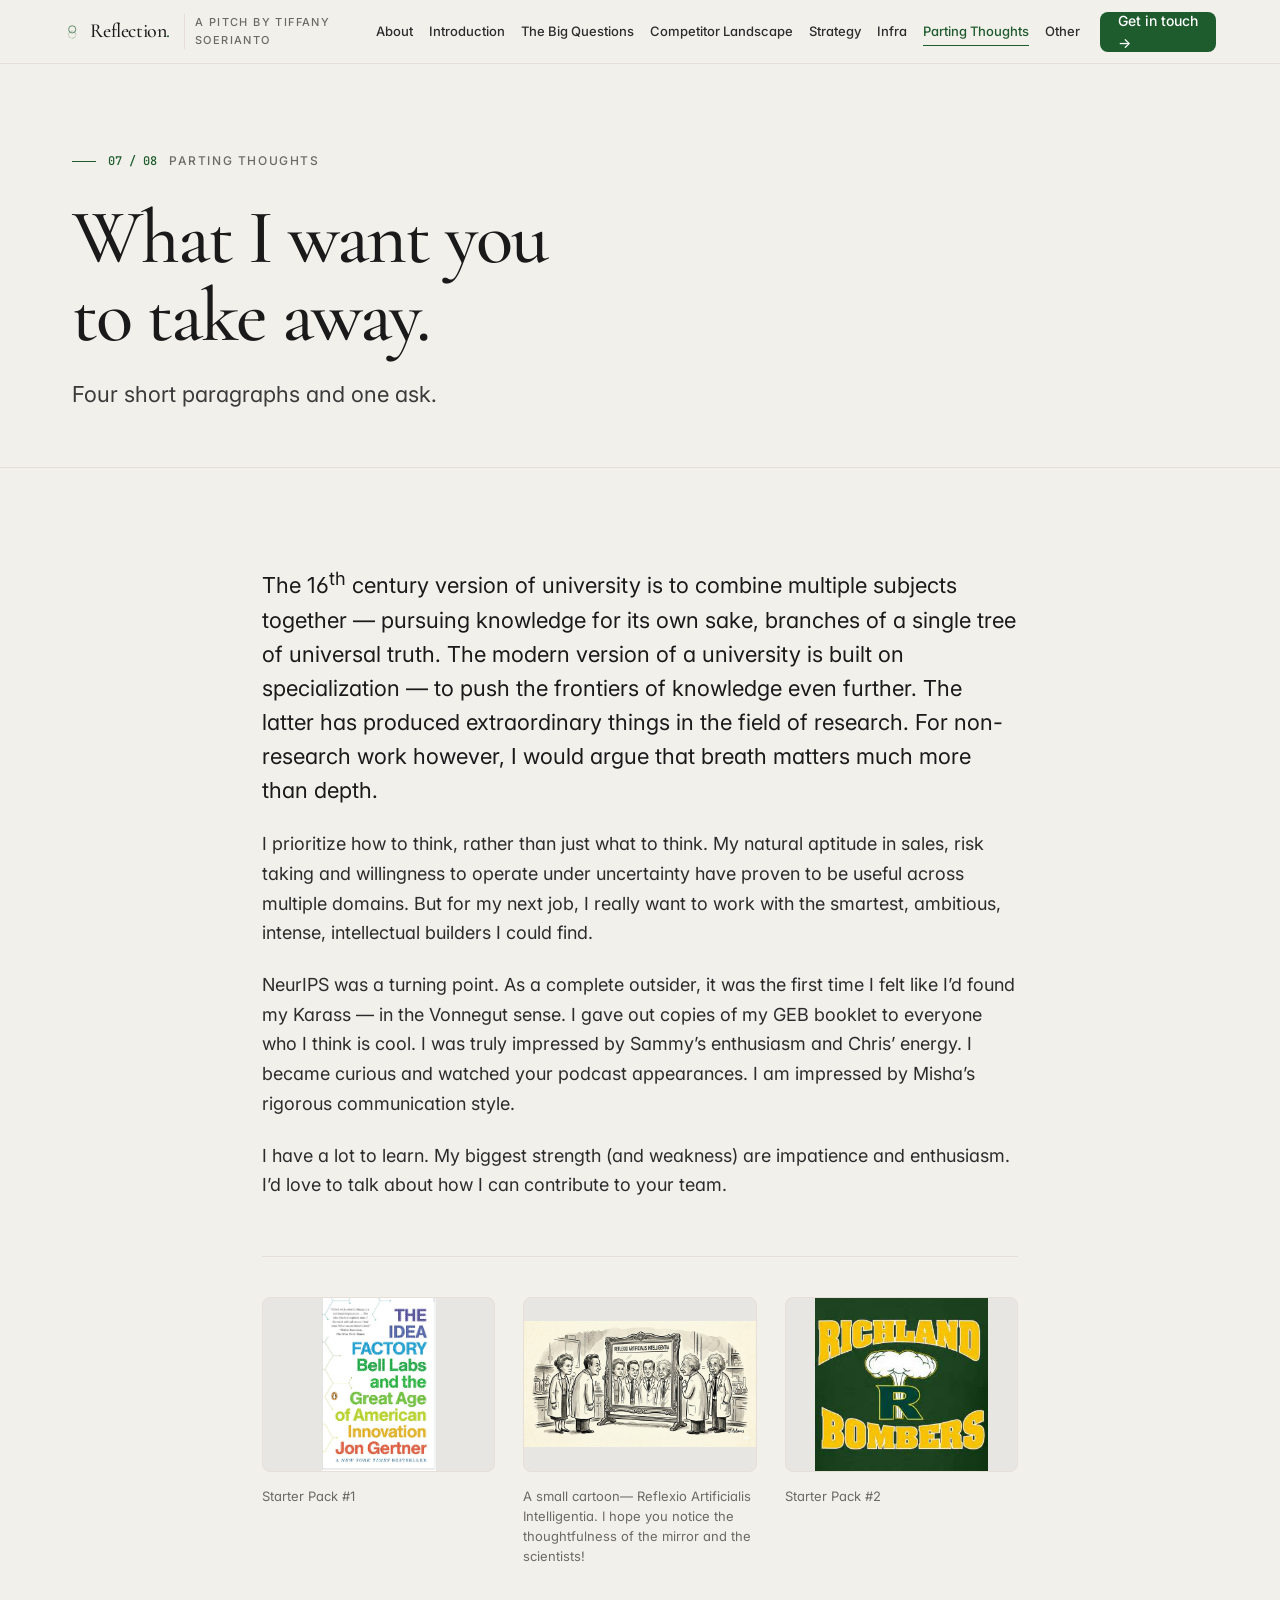
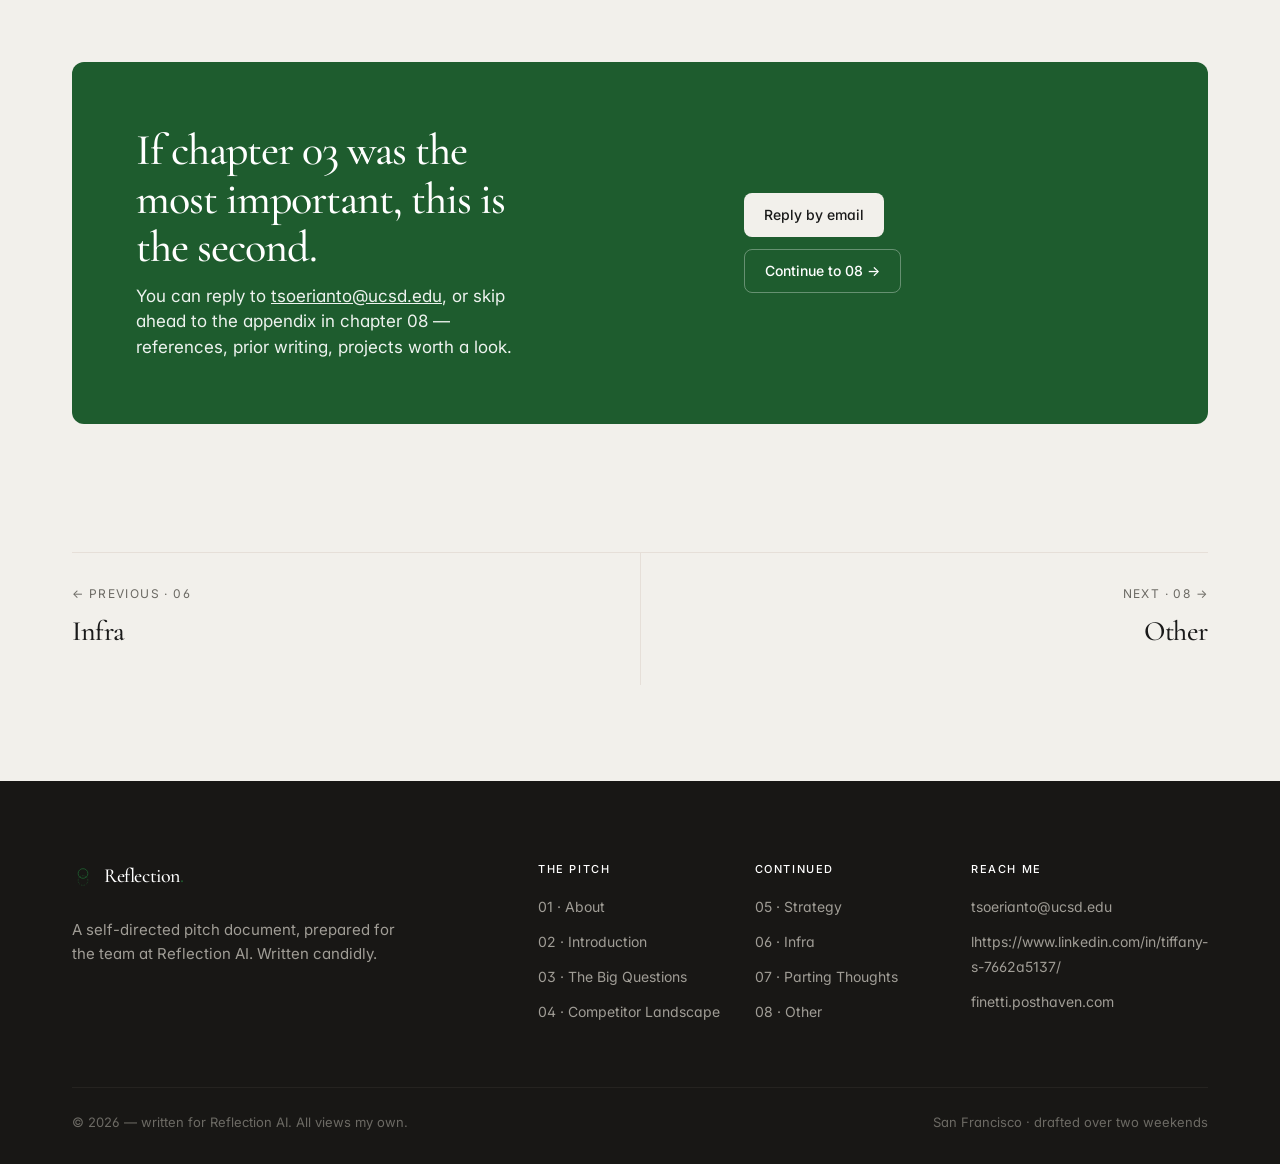
<file: parting.html>
<!doctype html>
<html lang="en">
<head>
<meta charset="utf-8">
<title>07 · Parting Thoughts — Reflection AI pitch</title>
<meta name="viewport" content="width=device-width, initial-scale=1">
<link rel="stylesheet" href="styles/tokens.css">
<link rel="stylesheet" href="styles/site.css">
</head>
<body data-page="parting" data-screen-label="07 Parting">
<div id="site-nav"></div>

<main>
  <header class="page-header">
    <div class="wrap">
      <div class="kicker"><span class="page-num">07 / 08</span> Parting thoughts</div>
      <h1>What I want you to take away.</h1>
      <p class="lede">Four short paragraphs and one ask.</p>
    </div>
  </header>

  <section class="section">
    <div class="wrap-narrow">
      <div class="prose" style="max-width: none;">
        <p class="lede-p">The 16<sup>th</sup> century version of university is to combine multiple subjects together &mdash; pursuing knowledge for its own sake, branches of a single tree of universal truth. The modern version of a university is built on specialization &mdash; to push the frontiers of knowledge even further. The latter has produced extraordinary things in the field of research. For non-research work however, I would argue that breath matters much more than depth.</p>

        <p>I prioritize how to think, rather than just what to think. My natural aptitude in sales, risk taking and willingness to operate under uncertainty have proven to be useful across multiple domains. But for my next job, I really want to work with the smartest, ambitious, intense, intellectual builders I could find.</p>

        <p>NeurIPS was a turning point. As a complete outsider, it was the first time I felt like I’d found my Karass — in the Vonnegut sense. I gave out copies of my GEB booklet to everyone who I think is cool. I was truly impressed by Sammy’s enthusiasm and Chris’ energy. I became curious and watched your podcast appearances. I am impressed by Misha’s rigorous communication style.</p>

        <p>I have a lot to learn. My biggest strength (and weakness) are impatience and enthusiasm. I&rsquo;d love to talk about how I can contribute to your team.</p>
      </div>

      <div class="parting-figs">
        <figure class="parting-fig">
          <div class="parting-fig-img"><img src="assets/parting-idea-factory.png" alt="The Idea Factory — Bell Labs book cover"></div>
          <figcaption>Starter Pack #1</figcaption>
        </figure>
        <figure class="parting-fig">
          <div class="parting-fig-img"><img src="assets/parting-reflexio.png" alt="Reflexio Artificialis Intelligentia — illustrated cartoon"></div>
          <figcaption>A small cartoon&mdash; Reflexio Artificialis Intelligentia. I hope you notice the thoughtfulness of the mirror and the scientists!</figcaption>
        </figure>
        <figure class="parting-fig">
          <div class="parting-fig-img"><img src="assets/parting-richland.png" alt="Richland Bombers logo"></div>
          <figcaption>Starter Pack #2</figcaption>
        </figure>
      </div>
    </div>
  </section>

  <style>
    .parting-figs {
      display: grid;
      grid-template-columns: repeat(3, 1fr);
      gap: 28px;
      margin-top: 56px;
      padding-top: 40px;
      border-top: 1px solid var(--color-hairline);
    }
    .parting-fig { margin: 0; display: flex; flex-direction: column; gap: 14px; }
    .parting-fig-img {
      aspect-ratio: 4 / 3;
      background: var(--color-surface-soft);
      border: 1px solid var(--color-hairline);
      border-radius: 8px;
      overflow: hidden;
      display: flex;
      align-items: center;
      justify-content: center;
    }
    .parting-fig-img img {
      max-width: 100%;
      max-height: 100%;
      width: auto;
      height: auto;
      object-fit: contain;
    }
    .parting-fig figcaption {
      font-size: 13px;
      line-height: 1.55;
      color: var(--color-muted);
      font-family: var(--font-body);
    }
    @media (max-width: 720px) {
      .parting-figs { grid-template-columns: 1fr; gap: 32px; }
    }
  </style>

  <section class="wrap" style="padding-bottom: 32px;">
    <div class="coral-callout">
      <div>
        <h3>If chapter 03 was the most important, this is the second.</h3>
        <p>You can reply to <a style="color:#fff; text-decoration: underline;" href="mailto:tsoerianto@ucsd.edu">tsoerianto@ucsd.edu</a>, or skip ahead to the appendix in chapter 08 — references, prior writing, projects worth a look.</p>
      </div>
      <div class="actions">
        <a class="btn btn-cream" href="mailto:tsoerianto@ucsd.edu">Reply by email</a>
        <a class="btn btn-ghost-on-dark" href="other.html">Continue to 08 →</a>
      </div>
    </div>
  </section>
</main>

<div id="site-footer"></div>

<script src="scripts/chrome.js"></script>
<script src="scripts/tweaks.js"></script>
</body>
</html>
</file>
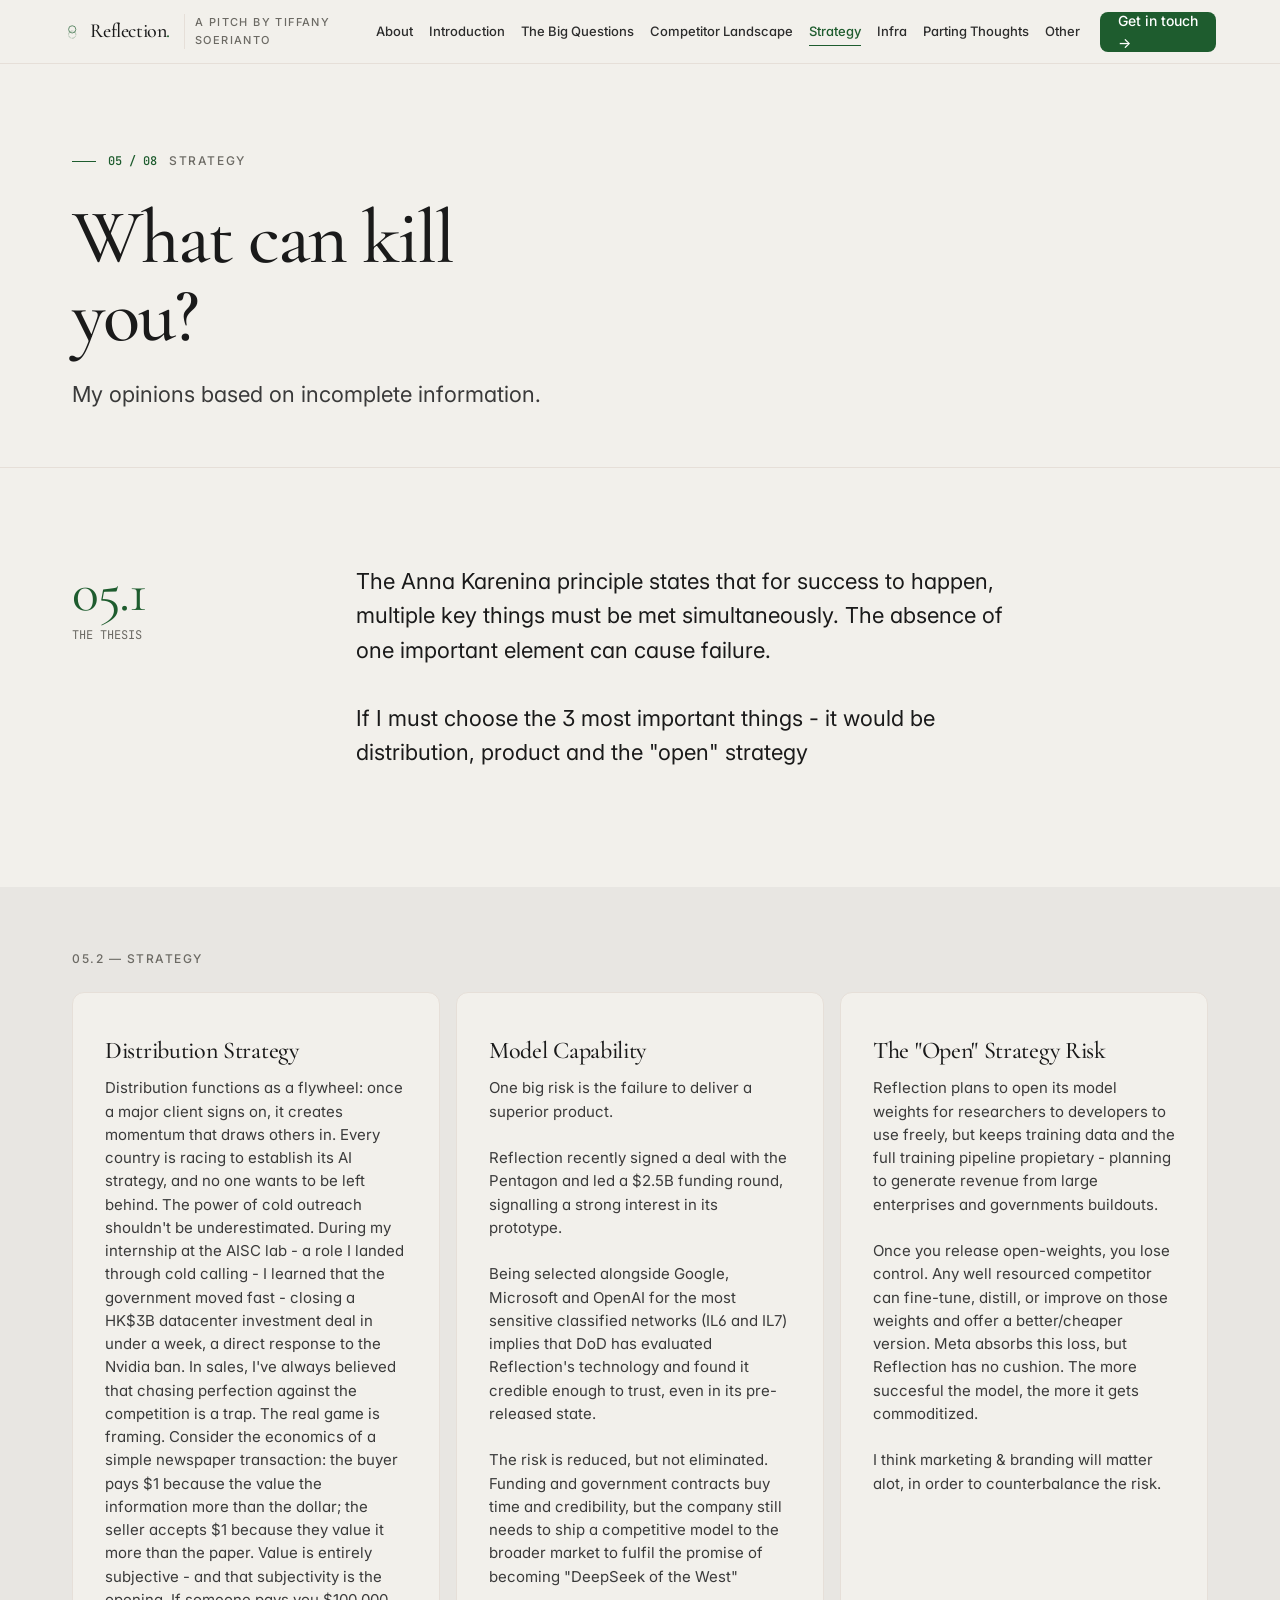
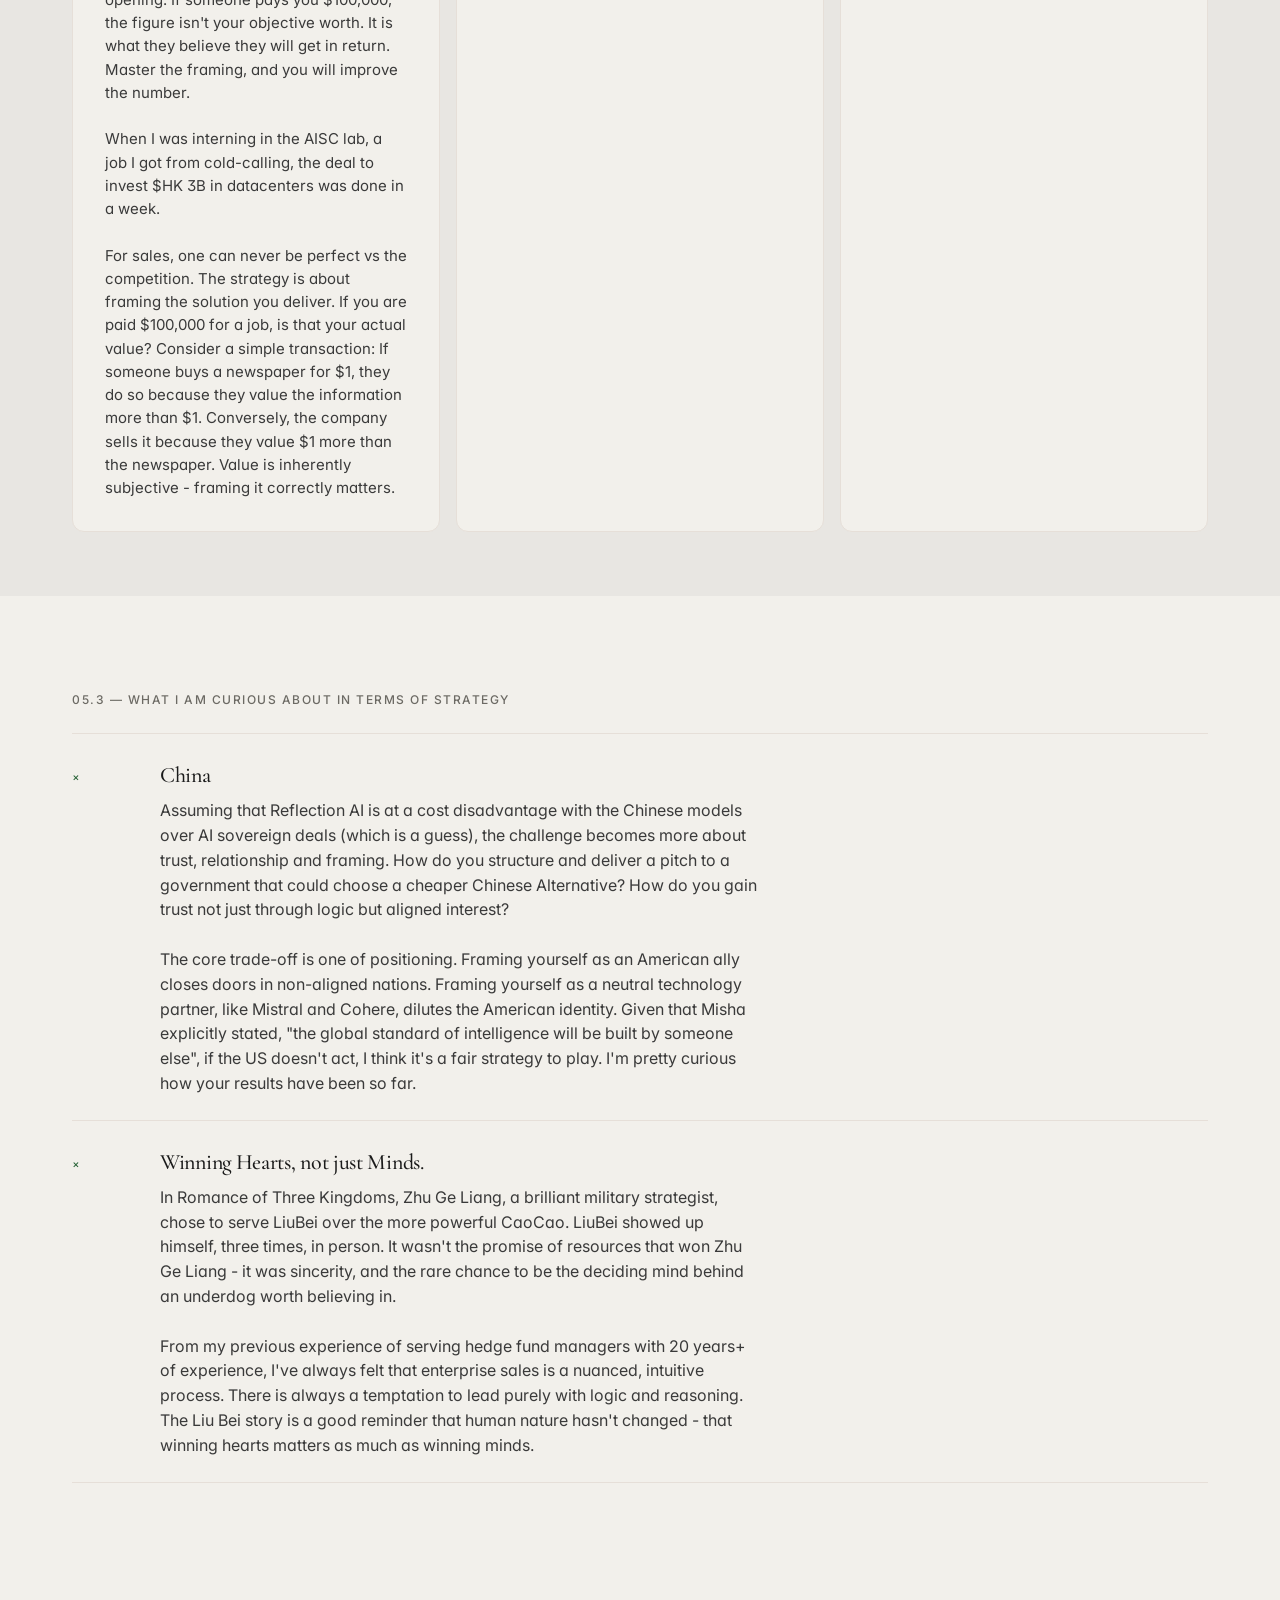
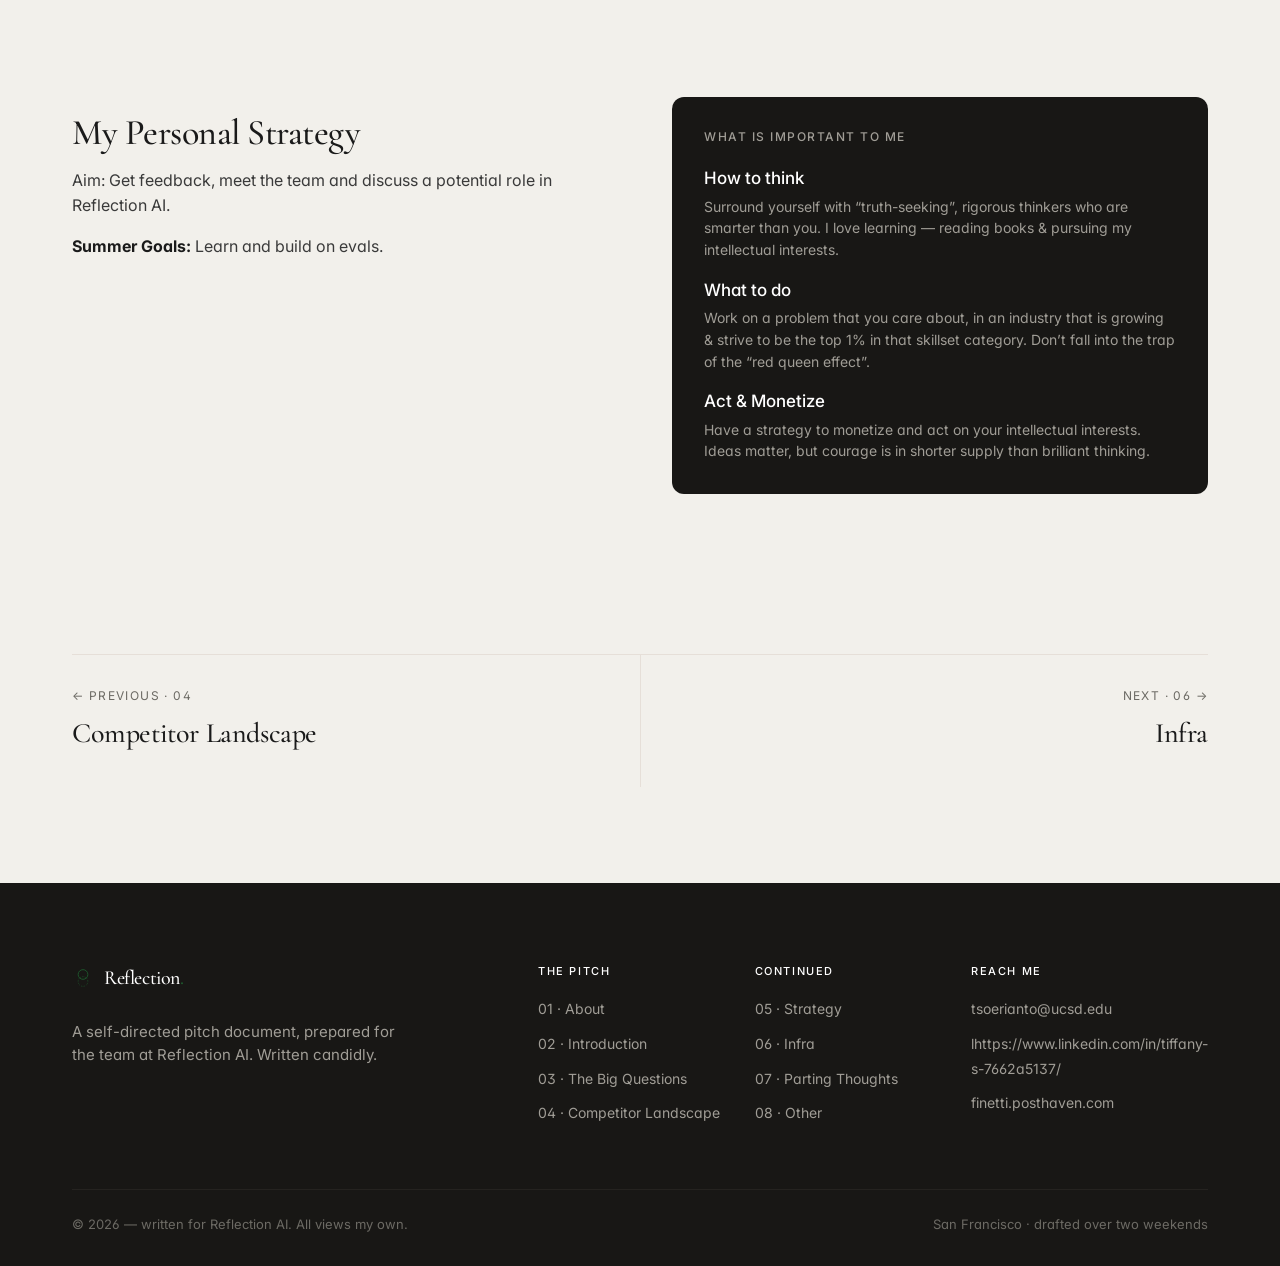
<file: strategy.html>
<!doctype html>
<html lang="en">
<head>
<meta charset="utf-8">
<title>05 · Strategy — Reflection AI pitch</title>
<meta name="viewport" content="width=device-width, initial-scale=1">
<link rel="stylesheet" href="styles/tokens.css">
<link rel="stylesheet" href="styles/site.css">
</head>
<body data-page="strategy" data-screen-label="05 Strategy">
<div id="site-nav"></div>

<main>
  <header class="page-header">
    <div class="wrap">
      <div class="kicker"><span class="page-num">05 / 08</span> Strategy</div>
      <h1>What can kill you?</h1>
      <p class="lede">My opinions based on incomplete information. </p>
    </div>
  </header>

  <section class="section">
    <div class="wrap">
      <div class="two-col">
        <aside class="col-kicker"><span class="num">05.1</span>The thesis</aside>
        <div class="prose">
          <p class="lede-p">The Anna Karenina principle states that for success to happen, multiple key things must be met simultaneously. The absence of one important element can cause failure.<br><br>If I must choose the 3 most important things - it would be distribution, product and the "open" strategy </p>
          <p>
</p>
          <p>
</p>
        </div>
      </div>
    </div>
  </section>

  <section class="section section-tight" style="background: var(--color-surface-soft);">
    <div class="wrap">
      <div class="caption-uppercase" style="margin-bottom: 24px;">05.2 — STRATEGY</div>
      <div class="grid-3">
        <div class="card-outline">
          <div style="font-family: var(--font-mono); font-size: 12px; color: var(--color-primary); margin-bottom: 12px;">
</div>
          <h3 style="font-size: 24px; letter-spacing: -0.3px; margin: 0 0 12px;">Distribution Strategy</h3>
          <p style="margin: 0; font-size: 15px;">Distribution functions as a flywheel: 
once a major client signs on, it creates momentum that draws others in. Every country is racing to establish its AI strategy, and no one wants to be left behind. 


The power of cold outreach shouldn't be underestimated. During my internship at the AISC lab - a role I landed through cold calling - I learned that the government moved fast - closing a HK$3B datacenter investment deal in under a week, a direct response to the Nvidia ban.


In sales, I've always believed that chasing perfection against the competition is a trap. The real game is framing. Consider the economics of a simple newspaper transaction: the buyer pays $1 because the value the information more than the dollar; the seller accepts $1 because they value it more than the paper. Value is entirely subjective - and that subjectivity is the opening. If someone pays you $100,000, the figure isn't your objective worth. It is what they believe they will get in return. Master the framing, and you will improve the number. <br><br>When I was interning in the AISC lab, a job I got from cold-calling, the deal to invest $HK 3B in datacenters was done in a week.<br><br>For sales, one can never be perfect vs the competition. The strategy is about framing the solution you deliver. If you are paid $100,000 for a job, is that your actual value? Consider a simple transaction: If someone buys a newspaper for $1, they do so because they value the information more than $1. Conversely, the company sells it because they value $1 more than the newspaper. Value is inherently subjective - framing it correctly matters. </p>
        </div>
        <div class="card-outline">
          <div style="font-family: var(--font-mono); font-size: 12px; color: var(--color-primary); margin-bottom: 12px;">
</div>
          <h3 style="font-size: 24px; letter-spacing: -0.3px; margin: 0 0 12px;">Model Capability </h3>
          <p style="margin: 0; font-size: 15px;">One big risk is the failure to deliver a superior product.<br><br>Reflection recently signed a deal with the Pentagon and led a $2.5B funding round, signalling a strong interest in its prototype.<br><br>Being selected alongside Google, Microsoft and OpenAI for the most sensitive classified networks (IL6 and IL7) implies that DoD has evaluated Reflection's technology and found it credible enough to trust, even in its pre-released state.<br><br>The risk is reduced, but not eliminated. Funding and government contracts buy time and credibility, but the company still needs to ship a competitive model to the broader market to fulfil the promise of becoming "DeepSeek of the West" </p>
        </div>
        <div class="card-outline">
          <div style="font-family: var(--font-mono); font-size: 12px; color: var(--color-primary); margin-bottom: 12px;">
</div>
          <h3 style="font-size: 24px; letter-spacing: -0.3px; margin: 0 0 12px;">The "Open" Strategy Risk </h3>
          <p style="margin: 0; font-size: 15px;">Reflection plans to open its model weights for researchers to developers to use freely, but keeps training data and the full training pipeline propietary - planning to generate revenue from large enterprises and governments buildouts.<br><br>Once you release open-weights, you lose control. Any well resourced competitor can fine-tune, distill, or improve on those weights and offer a better/cheaper version. Meta absorbs this loss, but Reflection has no cushion. The more succesful the model,  the more it gets commoditized.<br><br>I think marketing &amp; branding  will matter alot, in order to counterbalance the risk. </p>
        </div>
      </div>
    </div>
  </section>

  <section class="section">
    <div class="wrap">
      <div class="caption-uppercase" style="margin-bottom: 24px;">05.3 — WHAT I AM CURIOUS ABOUT IN TERMS OF STRATEGY</div>
      <div class="rule-list">
        <div>
          <span class="num">×</span>
          <div>
            <div class="item-title">China </div>
            <p>Assuming that Reflection AI is at a cost disadvantage with the Chinese models  over AI sovereign deals (which is a guess), the challenge becomes more about trust, relationship and framing. How do you structure and deliver a pitch to a government that could choose a cheaper Chinese Alternative? How do you gain trust not just through logic but aligned interest?<br><br>The core trade-off is one of positioning. Framing yourself as an American ally closes doors in non-aligned nations. Framing yourself as a neutral technology partner, like Mistral and Cohere, dilutes the American identity. Given that Misha explicitly stated, "the global standard of intelligence will be built by someone else", if the US doesn't act, I think it's a fair strategy to play. I'm pretty curious how your results have been so far.</p>
          </div>
        </div>
        <div>
          <span class="num">×</span>
          <div>
            <div class="item-title">Winning Hearts, not just Minds. </div>
            <p>In Romance of Three Kingdoms, Zhu Ge Liang, a brilliant military strategist, chose to serve LiuBei over the more powerful CaoCao. LiuBei showed up himself, three times, in person. It wasn't the promise of resources that won Zhu Ge Liang - it was sincerity, and the rare chance to be the deciding mind behind an underdog worth believing in.<br><br>From my previous experience of serving hedge fund managers with 20 years+ of experience,  I've always felt that enterprise sales is a nuanced, intuitive process. There is always a temptation to lead purely with logic and reasoning. The Liu Bei story is a good reminder that human nature hasn't changed - that winning hearts matters as much as winning minds. </p>
          </div>
        </div>
        <div>
          <span class="num">
</span>
          <div>
            <div class="item-title">
</div>
            <p>
</p>
          </div>
        </div>
      </div>
    </div>
  </section>

  <section class="section section-tight">
    <div class="wrap">
      <div style="display: grid; grid-template-columns: 1fr 1fr; gap: 64px; align-items: start;">
        <div>
          <div class="caption-uppercase" style="margin-bottom: 16px;">
</div>
          <h2 style="font-size: 36px; letter-spacing: -0.5px; margin: 0 0 16px;">My Personal Strategy</h2>
          <div style="font-size: 17px; line-height: 1.6; color: var(--color-body); margin: 0;">
            <p style="margin: 0 0 16px;">Aim: Get feedback, meet the team and discuss a potential role in Reflection AI.</p>
            <p style="margin: 0;"><strong style="color: var(--color-ink);">Summer Goals:</strong> Learn and build on evals.</p>
          </div>
        </div>
        <div class="card-dark">
          <div class="caption-uppercase" style="color: var(--color-on-dark-soft); margin-bottom: 20px;">What is important to me</div>
          <div style="display:flex; flex-direction:column; gap: 16px;">
            <div>
              <div style="color:#fff; font-size: 17px; font-weight: 500;">How to think</div>
              <p style="margin: 4px 0 0; color: var(--color-on-dark-soft); font-size: 14px;">Surround yourself with &ldquo;truth-seeking&rdquo;, rigorous thinkers who are smarter than you. I love learning — reading books &amp; pursuing my intellectual interests.</p>
            </div>
            <div>
              <div style="color:#fff; font-size: 17px; font-weight: 500;">What to do</div>
              <p style="margin: 4px 0 0; color: var(--color-on-dark-soft); font-size: 14px;">Work on a problem that you care about, in an industry that is growing &amp; strive to be the top 1% in that skillset category. Don&rsquo;t fall into the trap of the &ldquo;red queen effect&rdquo;.</p>
            </div>
            <div>
              <div style="color:#fff; font-size: 17px; font-weight: 500;">Act &amp; Monetize</div>
              <p style="margin: 4px 0 0; color: var(--color-on-dark-soft); font-size: 14px;">Have a strategy to monetize and act on your intellectual interests. Ideas matter, but courage is in shorter supply than brilliant thinking.</p>
            </div>
          </div>
        </div>
      </div>
    </div>
  </section>
</main>

<div id="site-footer"></div>

<script src="scripts/chrome.js"></script>
<script src="scripts/tweaks.js"></script>
</body>
</html>
</file>
<file: styles/tokens.css>
/* ============================================================
   Claude Design System — Tokens
   Cream canvas + coral primary + dark navy product surfaces
   ============================================================ */

/* --- Webfonts (substitutes) --- */
@import url('https://fonts.googleapis.com/css2?family=Cormorant+Garamond:wght@400;500;600&family=Inter:wght@400;500;600;700&family=JetBrains+Mono:wght@400;500&display=swap');

:root {
  /* ============================================================
     COLORS
     ============================================================ */

  /* Brand & Accent */
  --color-primary:           #1E5C2E;
  --color-primary-active:    #1A4F27;
  --color-primary-disabled:  #d8dfd8;
  --color-accent-teal:       #5db8a6;
  --color-accent-amber:      #e8a55a;

  /* Surface */
  --color-canvas:               #F2F0EB;
  --color-surface-soft:         #ebe8e0;
  --color-surface-card:         #e3dfd5;
  --color-surface-cream-strong: #d6d2c5;
  --color-surface-dark:         #181715;
  --color-surface-dark-elevated:#252320;
  --color-surface-dark-soft:    #1f1e1b;

  /* Hairlines */
  --color-hairline:      #e6dfd8;
  --color-hairline-soft: #ebe6df;

  /* Text */
  --color-ink:           #1A1A1A;
  --color-body-strong:   #2C2C2C;
  --color-body:          #3a3a3a;
  --color-muted:         #6c6a64;
  --color-muted-soft:    #8e8b82;
  --color-on-primary:    #ffffff;
  --color-on-dark:       #faf9f5;
  --color-on-dark-soft:  #a09d96;

  /* Semantic */
  --color-success: #5db872;
  --color-warning: #d4a017;
  --color-error:   #c64545;

  /* Semantic aliases (fg/bg style) */
  --fg-1: var(--color-ink);
  --fg-2: var(--color-body);
  --fg-3: var(--color-muted);
  --fg-4: var(--color-muted-soft);
  --bg-1: var(--color-canvas);
  --bg-2: var(--color-surface-soft);
  --bg-3: var(--color-surface-card);
  --bg-dark-1: var(--color-surface-dark);
  --bg-dark-2: var(--color-surface-dark-elevated);
  --line-1: var(--color-hairline);
  --line-2: var(--color-hairline-soft);

  /* ============================================================
     TYPOGRAPHY
     ============================================================ */

  --font-display: 'Cormorant Garamond', 'Tiempos Headline', Garamond, 'Times New Roman', serif;
  --font-body:    'Inter', -apple-system, BlinkMacSystemFont, 'Segoe UI', Roboto, sans-serif;
  --font-mono:    'JetBrains Mono', ui-monospace, 'SF Mono', Menlo, monospace;

  /* Display sizes — Copernicus serif, weight 400 (we use 500 on Cormorant for visual weight match) */
  --display-xl-size: 64px;  --display-xl-lh: 1.05; --display-xl-tracking: -1.5px;
  --display-lg-size: 48px;  --display-lg-lh: 1.10; --display-lg-tracking: -1px;
  --display-md-size: 36px;  --display-md-lh: 1.15; --display-md-tracking: -0.5px;
  --display-sm-size: 28px;  --display-sm-lh: 1.20; --display-sm-tracking: -0.3px;

  /* Title sizes — humanist sans, weight 500 */
  --title-lg-size: 22px; --title-lg-lh: 1.3;
  --title-md-size: 18px; --title-md-lh: 1.4;
  --title-sm-size: 16px; --title-sm-lh: 1.4;

  /* Body */
  --body-md-size: 16px; --body-md-lh: 1.55;
  --body-sm-size: 14px; --body-sm-lh: 1.55;

  /* Caption / button / code */
  --caption-size: 13px;
  --caption-uppercase-size: 12px; --caption-uppercase-tracking: 1.5px;
  --code-size: 14px; --code-lh: 1.6;
  --button-size: 14px;

  /* ============================================================
     SPACING (4px base)
     ============================================================ */
  --space-xxs: 4px;
  --space-xs:  8px;
  --space-sm:  12px;
  --space-md:  16px;
  --space-lg:  24px;
  --space-xl:  32px;
  --space-xxl: 48px;
  --space-section: 96px;

  /* ============================================================
     RADII
     ============================================================ */
  --radius-xs:   4px;
  --radius-sm:   6px;
  --radius-md:   8px;
  --radius-lg:   12px;
  --radius-xl:   16px;
  --radius-pill: 9999px;
  --radius-full: 9999px;

  /* ============================================================
     ELEVATION
     ============================================================ */
  --shadow-soft: 0 1px 3px rgba(20, 20, 19, 0.08);
  --focus-ring:  0 0 0 3px rgba(204, 120, 92, 0.15);

  /* ============================================================
     MOTION
     ============================================================ */
  --ease-standard: cubic-bezier(0.4, 0, 0.2, 1);
  --duration-fast: 200ms;
  --duration-base: 300ms;
  --duration-slow: 500ms;

  /* Layout */
  --max-content-width: 1200px;
}

/* ============================================================
   ELEMENT BASE STYLES
   ============================================================ */

html, body {
  background: var(--color-canvas);
  color: var(--color-ink);
  font-family: var(--font-body);
  font-size: var(--body-md-size);
  line-height: var(--body-md-lh);
  -webkit-font-smoothing: antialiased;
  -moz-osx-font-smoothing: grayscale;
}

h1, h2, h3, h4, .display-xl, .display-lg, .display-md, .display-sm {
  font-family: var(--font-display);
  font-weight: 500; /* Cormorant 500 ≈ Copernicus 400 visual weight */
  color: var(--color-ink);
  margin: 0;
}

h1, .display-xl {
  font-size: var(--display-xl-size);
  line-height: var(--display-xl-lh);
  letter-spacing: var(--display-xl-tracking);
}
h2, .display-lg {
  font-size: var(--display-lg-size);
  line-height: var(--display-lg-lh);
  letter-spacing: var(--display-lg-tracking);
}
h3, .display-md {
  font-size: var(--display-md-size);
  line-height: var(--display-md-lh);
  letter-spacing: var(--display-md-tracking);
}
h4, .display-sm {
  font-size: var(--display-sm-size);
  line-height: var(--display-sm-lh);
  letter-spacing: var(--display-sm-tracking);
}

.title-lg { font: 500 var(--title-lg-size)/var(--title-lg-lh) var(--font-body); color: var(--color-ink); }
.title-md { font: 500 var(--title-md-size)/var(--title-md-lh) var(--font-body); color: var(--color-ink); }
.title-sm { font: 500 var(--title-sm-size)/var(--title-sm-lh) var(--font-body); color: var(--color-ink); }

p, .body-md {
  font-size: var(--body-md-size);
  line-height: var(--body-md-lh);
  color: var(--color-body);
  margin: 0 0 var(--space-md) 0;
}
.body-sm { font-size: var(--body-sm-size); line-height: var(--body-sm-lh); color: var(--color-body); }

.caption { font: 500 var(--caption-size)/1.4 var(--font-body); color: var(--color-muted); }
.caption-uppercase {
  font: 500 var(--caption-uppercase-size)/1.4 var(--font-body);
  letter-spacing: var(--caption-uppercase-tracking);
  text-transform: uppercase;
  color: var(--color-muted);
}

code, pre, .code {
  font-family: var(--font-mono);
  font-size: var(--code-size);
  line-height: var(--code-lh);
}

a, .text-link {
  color: var(--color-primary);
  text-decoration: none;
  transition: color var(--duration-fast) var(--ease-standard);
}
a:active, .text-link:active { text-decoration: underline; color: var(--color-primary-active); }
</file>
<file: styles/site.css>
/* ============================================================
   Reflection AI — site layout layer
   Built on top of tokens.css (Claude design system)
   ============================================================ */

* { box-sizing: border-box; }
html { scroll-behavior: smooth; }
body {
  margin: 0;
  background: var(--site-canvas, var(--color-canvas));
  color: var(--color-ink);
  font-family: var(--font-body);
  font-feature-settings: "ss01", "cv11";
}

/* let tweaks override the display font */
h1, h2, h3, h4, .display-xl, .display-lg, .display-md, .display-sm,
.kicker-display {
  font-family: var(--site-display, var(--font-display));
  font-weight: 500;
}

::selection { background: rgba(204, 120, 92, 0.22); color: var(--color-ink); }

/* ----- Layout ----- */
.wrap {
  max-width: var(--max-content-width);
  margin: 0 auto;
  padding: 0 32px;
}
.wrap-narrow {
  max-width: 820px;
  margin: 0 auto;
  padding: 0 32px;
}
.section { padding: 96px 0; }
.section-tight { padding: 64px 0; }
.divider {
  border: none;
  border-top: 1px solid var(--color-hairline);
  margin: 0;
}

/* ----- Top nav ----- */
.nav {
  position: sticky;
  top: 0;
  z-index: 20;
  height: 64px;
  background: var(--color-canvas);
  border-bottom: 1px solid var(--color-hairline);
}
.nav-inner {
  height: 100%;
  max-width: var(--max-content-width);
  margin: 0 auto;
  padding: 0 24px;
  display: flex;
  align-items: center;
  gap: 20px;
}
.brand {
  display: inline-flex;
  align-items: center;
  gap: 10px;
  color: var(--color-ink);
  text-decoration: none;
  font-weight: 500;
  font-size: 17px;
  letter-spacing: -0.2px;
}
.brand .mark { width: 22px; height: 22px; color: var(--color-primary); }
.brand-title { font-family: var(--site-display, var(--font-display)); font-weight: 500; font-size: 20px; letter-spacing: -0.4px; }
.brand-sub {
  font-size: 11px;
  letter-spacing: 1.4px;
  text-transform: uppercase;
  color: var(--color-muted);
  padding-left: 10px;
  margin-left: 4px;
  border-left: 1px solid var(--color-hairline);
}
.nav-links {
  display: flex;
  gap: 16px;
  flex: 1;
  flex-wrap: nowrap;
  justify-content: flex-end;
}
.nav-links a {
  font-size: 13px;
  font-weight: 500;
  color: var(--color-body-strong);
  text-decoration: none;
  white-space: nowrap;
  padding: 4px 0;
  border-bottom: 1px solid transparent;
}
.nav-links a[aria-current="page"] {
  color: var(--color-primary);
  border-bottom-color: var(--color-primary);
}
.nav-links a:hover { color: var(--color-ink); }
@media (max-width: 1180px) {
  .brand-sub { display: none; }
}
@media (max-width: 980px) {
  .nav-links { display: none; }
}
.nav-cta {
  display: inline-flex;
  align-items: center;
  gap: 8px;
  background: var(--color-primary);
  color: #fff;
  font-weight: 500;
  font-size: 14px;
  height: 40px;
  padding: 0 18px;
  border-radius: 8px;
  text-decoration: none;
  transition: background var(--duration-fast) var(--ease-standard);
}
.nav-cta:active { background: var(--color-primary-active); }

/* ----- Buttons ----- */
.btn {
  display: inline-flex;
  align-items: center;
  gap: 8px;
  font-family: var(--font-body);
  font-weight: 500;
  font-size: 14px;
  height: 44px;
  padding: 0 20px;
  border-radius: 8px;
  border: none;
  text-decoration: none;
  cursor: pointer;
  transition: background var(--duration-fast) var(--ease-standard);
}
.btn-primary { background: var(--color-primary); color: #fff; }
.btn-primary:active { background: var(--color-primary-active); }
.btn-secondary { background: var(--color-canvas); color: var(--color-ink); border: 1px solid var(--color-hairline); }
.btn-secondary:active { background: var(--color-surface-soft); text-decoration: none; }
.btn-cream { background: var(--color-canvas); color: var(--color-ink); }
.btn-ghost-on-dark {
  background: transparent;
  color: #fff;
  border: 1px solid rgba(255,255,255,0.32);
}

/* ----- Page header (kicker + h1) ----- */
.page-header {
  padding: 80px 0 56px;
  border-bottom: 1px solid var(--color-hairline);
}
.page-header .kicker {
  display: inline-flex;
  align-items: center;
  gap: 12px;
  font-size: 12px;
  font-weight: 500;
  letter-spacing: 1.6px;
  text-transform: uppercase;
  color: var(--color-muted);
  margin-bottom: 28px;
}
.page-header .kicker::before {
  content: "";
  width: 24px;
  height: 1px;
  background: var(--color-primary);
}
.page-header .page-num {
  font-family: var(--font-mono);
  font-size: 12px;
  letter-spacing: 0;
  color: var(--color-primary);
  text-transform: none;
}
.page-header h1 {
  font-size: clamp(40px, 6vw, 80px);
  line-height: 1.02;
  letter-spacing: -2px;
  max-width: 14ch;
  margin: 0 0 24px;
}
.page-header .lede {
  font-size: 22px;
  line-height: 1.45;
  color: var(--color-body);
  max-width: 60ch;
  margin: 0;
}

/* ----- Long-form prose ----- */
.prose { max-width: 68ch; }
.prose p { font-size: 18px; line-height: 1.65; color: var(--color-body-strong); margin: 0 0 22px; }
.prose p.lede-p { font-size: 22px; line-height: 1.55; color: var(--color-ink); }
.prose h2 { font-size: 36px; line-height: 1.15; letter-spacing: -0.5px; margin: 56px 0 16px; }
.prose h3 { font-size: 24px; line-height: 1.25; letter-spacing: -0.3px; margin: 40px 0 12px; }
.prose h4 {
  font-family: var(--font-body);
  font-size: 12px; font-weight: 500; letter-spacing: 1.4px; text-transform: uppercase;
  color: var(--color-muted);
  margin: 40px 0 12px;
}
.prose ul, .prose ol { padding-left: 22px; margin: 0 0 22px; color: var(--color-body-strong); }
.prose li { font-size: 18px; line-height: 1.55; margin-bottom: 8px; }
.prose blockquote {
  border-left: 2px solid var(--color-primary);
  padding: 4px 0 4px 20px;
  margin: 28px 0;
  font-family: var(--site-display, var(--font-display));
  font-size: 28px;
  line-height: 1.3;
  letter-spacing: -0.4px;
  color: var(--color-ink);
}
.prose blockquote cite {
  display: block;
  margin-top: 12px;
  font-family: var(--font-body);
  font-style: normal;
  font-size: 13px;
  letter-spacing: 1.4px;
  text-transform: uppercase;
  color: var(--color-muted);
}
.prose strong { color: var(--color-ink); font-weight: 600; }
.prose em { font-style: italic; color: var(--color-ink); }
.prose hr.rule {
  border: none;
  border-top: 1px solid var(--color-hairline);
  margin: 56px 0;
}

/* ----- Two-col layout (kicker on left, content on right) ----- */
.two-col {
  display: grid;
  grid-template-columns: 220px 1fr;
  gap: 64px;
  align-items: start;
}
.two-col .col-kicker {
  position: sticky;
  top: 96px;
  font-family: var(--font-mono);
  font-size: 12px;
  letter-spacing: 0;
  color: var(--color-muted);
  text-transform: uppercase;
}
.two-col .col-kicker .num {
  display: block;
  font-family: var(--font-display);
  font-size: 56px;
  line-height: 1;
  letter-spacing: -1.5px;
  color: var(--color-primary);
  margin-bottom: 6px;
  text-transform: none;
}
@media (max-width: 880px) {
  .two-col { grid-template-columns: 1fr; gap: 24px; }
  .two-col .col-kicker { position: static; }
}

/* ----- Cards ----- */
.card {
  background: var(--color-surface-card);
  border-radius: 12px;
  padding: 32px;
}
.card-cream-soft {
  background: var(--color-surface-soft);
  border-radius: 12px;
  padding: 32px;
}
.card-outline {
  background: var(--color-canvas);
  border: 1px solid var(--color-hairline);
  border-radius: 12px;
  padding: 32px;
}
.card-dark {
  background: var(--color-surface-dark);
  color: var(--color-on-dark);
  border-radius: 12px;
  padding: 32px;
}
.card-dark h2, .card-dark h3, .card-dark h4 { color: #fff; }
.card-dark p { color: var(--color-on-dark-soft); }

/* Grid layouts */
.grid-2 { display: grid; grid-template-columns: repeat(2, 1fr); gap: 16px; }
.grid-3 { display: grid; grid-template-columns: repeat(3, 1fr); gap: 16px; }
.grid-4 { display: grid; grid-template-columns: repeat(4, 1fr); gap: 16px; }
@media (max-width: 1000px) {
  .grid-3, .grid-4 { grid-template-columns: repeat(2, 1fr); }
}
@media (max-width: 700px) {
  .grid-2, .grid-3, .grid-4 { grid-template-columns: 1fr; }
}

/* ----- "Number" block ----- */
.stat {
  display: flex;
  flex-direction: column;
  gap: 6px;
  padding: 24px 0;
  border-top: 1px solid var(--color-hairline);
}
.stat .num {
  font-family: var(--site-display, var(--font-display));
  font-weight: 500;
  font-size: 64px;
  line-height: 1;
  letter-spacing: -1.5px;
  color: var(--color-ink);
}
.stat .num small { font-size: 36px; color: var(--color-primary); }
.stat .label {
  font-size: 13px;
  color: var(--color-muted);
  line-height: 1.5;
  max-width: 28ch;
}

/* ----- Coral callout ----- */
.coral-callout {
  background: var(--color-primary);
  color: #fff;
  border-radius: 12px;
  padding: 64px;
  display: grid;
  grid-template-columns: 1.4fr 1fr;
  gap: 48px;
  align-items: center;
}
.coral-callout h3 {
  font-size: 44px;
  line-height: 1.1;
  letter-spacing: -1px;
  color: #fff;
  margin: 0 0 12px;
  max-width: 18ch;
}
.coral-callout p { color: #fff; opacity: 0.92; margin: 0 0 0; max-width: 36ch; font-size: 17px; line-height: 1.5; }
.coral-callout .actions { display: flex; flex-direction: column; gap: 12px; align-items: flex-start; }
@media (max-width: 800px) {
  .coral-callout { grid-template-columns: 1fr; padding: 40px; }
  .coral-callout h3 { font-size: 32px; }
}

/* ----- Footer ----- */
.footer {
  background: var(--color-surface-dark);
  color: var(--color-on-dark-soft);
  padding: 80px 0 32px;
  margin-top: 96px;
}
.footer .footer-top {
  display: grid;
  grid-template-columns: 1.2fr 2fr;
  gap: 64px;
  margin-bottom: 64px;
}
.footer .brand-block .brand { color: #fff; }
.footer .brand-block .blurb {
  margin: 24px 0 0;
  color: var(--color-on-dark-soft);
  max-width: 38ch;
  font-size: 15px;
  line-height: 1.55;
}
.footer .footer-cols { display: grid; grid-template-columns: repeat(3, 1fr); gap: 32px; }
.footer .col-title {
  font-size: 11px; font-weight: 500; letter-spacing: 1.6px; text-transform: uppercase;
  color: #fff; margin-bottom: 16px;
}
.footer ul { list-style: none; padding: 0; margin: 0; display: flex; flex-direction: column; gap: 10px; }
.footer ul a {
  color: var(--color-on-dark-soft);
  text-decoration: none;
  font-size: 14px;
}
.footer ul a:hover { color: #fff; }
.footer .footer-bottom {
  border-top: 1px solid var(--color-surface-dark-elevated);
  padding-top: 24px;
  display: flex;
  justify-content: space-between;
  align-items: center;
  font-size: 13px;
  color: var(--color-muted);
  flex-wrap: wrap;
  gap: 12px;
}
@media (max-width: 800px) {
  .footer .footer-top { grid-template-columns: 1fr; gap: 40px; }
  .footer .footer-cols { grid-template-columns: repeat(2, 1fr); }
}

/* ----- Index pager (table of contents) ----- */
.toc {
  display: grid;
  grid-template-columns: 1fr;
  gap: 0;
  border-top: 1px solid var(--color-hairline);
}
.toc a {
  display: grid;
  grid-template-columns: 80px 1fr 1fr auto;
  gap: 32px;
  align-items: baseline;
  padding: 28px 8px;
  border-bottom: 1px solid var(--color-hairline);
  text-decoration: none;
  color: var(--color-ink);
  transition: padding var(--duration-fast) var(--ease-standard);
}
.toc a:hover { padding-left: 24px; background: var(--color-surface-soft); }
.toc a .toc-num {
  font-family: var(--font-mono);
  font-size: 13px;
  color: var(--color-primary);
}
.toc a .toc-title {
  font-family: var(--site-display, var(--font-display));
  font-weight: 500;
  font-size: 28px;
  letter-spacing: -0.4px;
}
.toc a .toc-sub {
  font-size: 14px;
  color: var(--color-muted);
  line-height: 1.5;
}
.toc a .toc-arrow {
  color: var(--color-muted);
  font-size: 18px;
}
@media (max-width: 800px) {
  .toc a { grid-template-columns: 60px 1fr auto; }
  .toc a .toc-sub { display: none; }
}

/* ----- Pager (next-page link at bottom of each chapter) ----- */
.pager {
  display: flex;
  justify-content: space-between;
  align-items: stretch;
  border-top: 1px solid var(--color-hairline);
  margin-top: 96px;
}
.pager > a {
  flex: 1;
  padding: 32px 0;
  text-decoration: none;
  color: var(--color-ink);
  display: flex;
  flex-direction: column;
  gap: 6px;
  transition: background var(--duration-fast) var(--ease-standard);
}
.pager > a:first-child { padding-right: 32px; border-right: 1px solid var(--color-hairline); }
.pager > a:last-child { padding-left: 32px; align-items: flex-end; text-align: right; }
.pager > a:only-child { border-right: none; }
.pager .label {
  font-size: 12px;
  letter-spacing: 1.4px;
  text-transform: uppercase;
  color: var(--color-muted);
}
.pager .title {
  font-family: var(--site-display, var(--font-display));
  font-weight: 500;
  font-size: 28px;
  letter-spacing: -0.4px;
}
.pager > a:hover .title { color: var(--color-primary); }

/* ----- Tag list / quick chips ----- */
.chips { display: flex; flex-wrap: wrap; gap: 8px; }
.chip {
  background: var(--color-surface-soft);
  color: var(--color-body-strong);
  font-size: 13px;
  font-weight: 500;
  padding: 6px 12px;
  border-radius: 9999px;
}
.chip.coral { background: var(--color-primary); color: #fff; }
.chip.outline { background: transparent; border: 1px solid var(--color-hairline); color: var(--color-muted); }

/* ----- Hairline list (bullets with a top rule) ----- */
.rule-list { display: flex; flex-direction: column; }
.rule-list > div {
  display: grid;
  grid-template-columns: 64px 1fr;
  gap: 24px;
  padding: 24px 0;
  border-top: 1px solid var(--color-hairline);
  align-items: baseline;
}
.rule-list .num {
  font-family: var(--font-mono);
  font-size: 13px;
  color: var(--color-primary);
  letter-spacing: 0;
}
.rule-list .item-title {
  font-family: var(--site-display, var(--font-display));
  font-weight: 500;
  font-size: 22px;
  letter-spacing: -0.3px;
  margin: 0 0 6px;
}
.rule-list p { font-size: 16px; color: var(--color-body); margin: 0; max-width: 60ch; }

/* ----- Side note ----- */
.sidenote {
  background: var(--color-surface-soft);
  border-radius: 12px;
  padding: 24px 28px;
  font-size: 15px;
  line-height: 1.55;
  color: var(--color-body);
  margin: 32px 0;
}
.sidenote .label {
  display: block;
  font-size: 11px;
  letter-spacing: 1.4px;
  text-transform: uppercase;
  color: var(--color-primary);
  margin-bottom: 8px;
}

/* ----- Mockup card (a soft bordered card that looks like a product surface) ----- */
.mock {
  background: var(--color-surface-dark);
  color: var(--color-on-dark);
  border-radius: 12px;
  overflow: hidden;
  font-family: var(--font-mono);
  font-size: 13px;
  line-height: 1.7;
}
.mock .mock-head {
  display: flex;
  align-items: center;
  gap: 8px;
  padding: 14px 18px;
  border-bottom: 1px solid var(--color-surface-dark-elevated);
  font-family: var(--font-body);
  font-size: 12px;
  color: var(--color-on-dark-soft);
}
.mock .dots { display: inline-flex; gap: 6px; margin-right: 12px; }
.mock .dots i { width: 10px; height: 10px; border-radius: 999px; background: #3a3733; display: inline-block; }
.mock .mock-body { padding: 24px 28px; color: #cfcec7; }
.mock .mock-body .k { color: #cc785c; }
.mock .mock-body .s { color: #5db8a6; }
.mock .mock-body .c { color: #6c6a64; }
.mock .mock-body .v { color: #e8a55a; }
.mock .ln { color: #4a4845; display: inline-block; width: 24px; user-select: none; }

/* ----- Utility ----- */
.text-muted { color: var(--color-muted); }
.text-coral { color: var(--color-primary); }
.text-mono { font-family: var(--font-mono); }
.flex { display: flex; }
.flex-col { display: flex; flex-direction: column; }
.gap-sm { gap: 12px; }
.gap-md { gap: 24px; }
.gap-lg { gap: 48px; }
.mt-sm { margin-top: 12px; }
.mt-md { margin-top: 24px; }
.mt-lg { margin-top: 48px; }
.mt-xl { margin-top: 96px; }
.mb-sm { margin-bottom: 12px; }
.mb-md { margin-bottom: 24px; }
.mb-lg { margin-bottom: 48px; }

/* Tweak panel sits over content */
#tweaks-panel { z-index: 50; }
</file>
